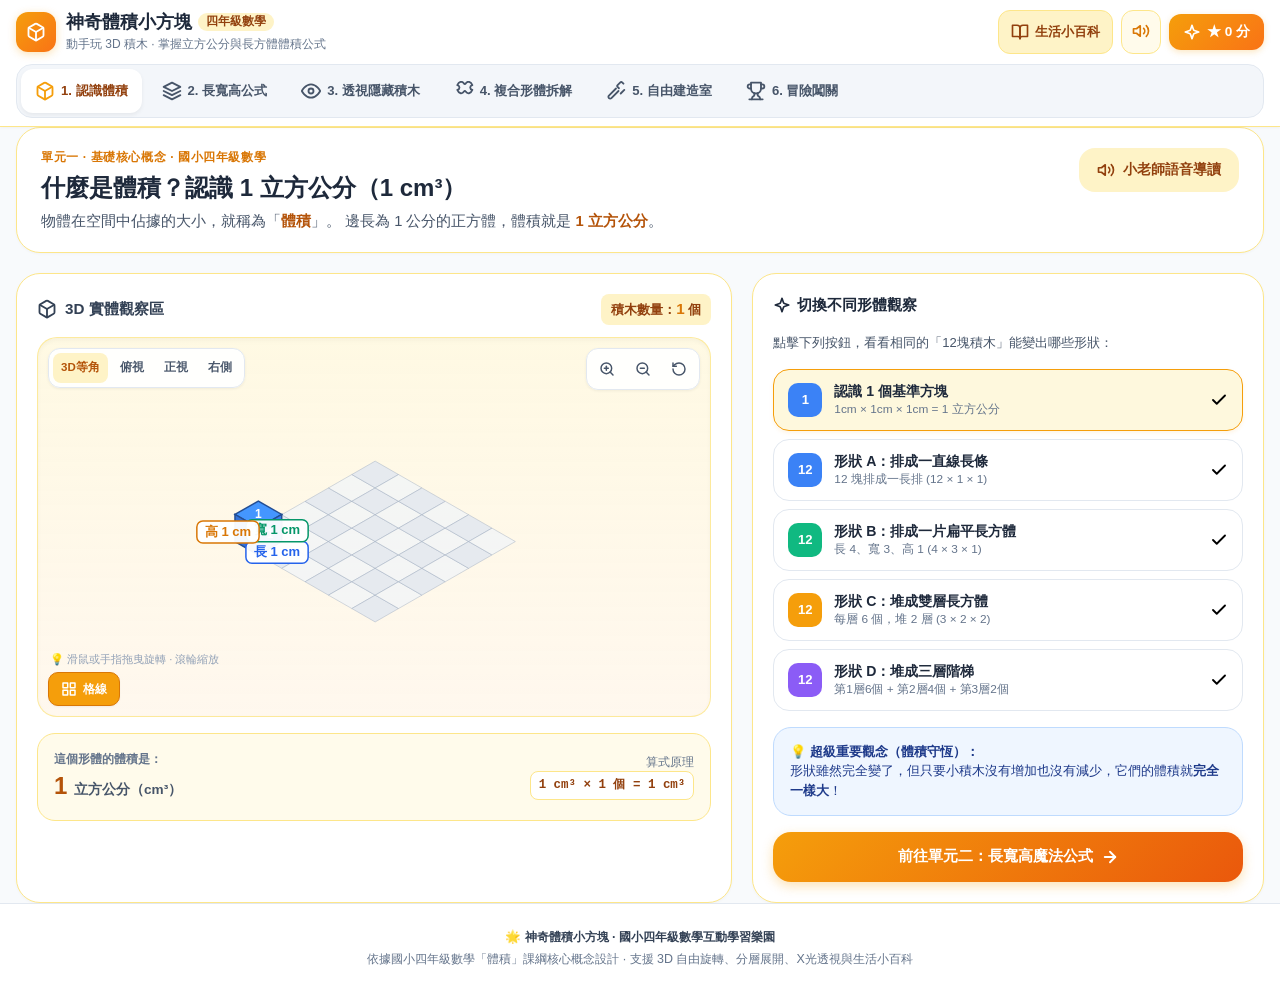
<file: index.html>
<!DOCTYPE html>
<html lang="zh-TW">
<head>
  <meta charset="UTF-8">
  <meta name="viewport" content="width=device-width, initial-scale=1.0, maximum-scale=5.0, user-scalable=yes">
  <title>神奇體積小方塊 - 國小四年級數學互動學習樂園</title>
  <meta name="description" content="專為國小四年級設計的互動式體積學習樂園：透過 3D 積木互動操作、長寬高公式、透視隱藏方塊與複合形體拆解，輕鬆掌握體積與立方公分概念。">
  <style>
/* System Font and Reset */
*, *::before, *::after {
  box-sizing: border-box;
  margin: 0;
  padding: 0;
}

body {
  font-family: "Microsoft JhengHei", "PingFang TC", "Noto Sans TC", -apple-system, BlinkMacSystemFont, "Segoe UI", Roboto, sans-serif;
  background-color: #f8fafc;
  color: #1e293b;
  line-height: 1.5;
  -webkit-font-smoothing: antialiased;
  min-height: 100vh;
  display: flex;
  flex-direction: column;
}

/* Base button and interaction */
button, input, select {
  font-family: inherit;
}

button {
  cursor: pointer;
  border: none;
  background: none;
  user-select: none;
  -webkit-tap-highlight-color: transparent;
  min-height: 44px; /* Mobile touch friendly >= 44px */
}

/* Layout Container */
.app-container {
  width: 100%;
  max-width: 1280px;
  margin: 0 auto;
  padding: 0 16px;
}

/* Header */
.app-header {
  position: sticky;
  top: 0;
  z-index: 50;
  background: rgba(255, 255, 255, 0.96);
  backdrop-filter: blur(8px);
  border-bottom: 1px solid #fde68a;
  box-shadow: 0 1px 3px rgba(0, 0, 0, 0.04);
}

.header-top {
  display: flex;
  align-items: center;
  justify-content: space-between;
  padding: 10px 0;
  gap: 8px;
}

.brand-badge {
  display: flex;
  align-items: center;
  gap: 10px;
}

.brand-icon {
  width: 40px;
  height: 40px;
  border-radius: 12px;
  background: linear-gradient(135deg, #f59e0b, #f97316);
  display: flex;
  align-items: center;
  justify-content: center;
  color: #fff;
  box-shadow: 0 2px 8px rgba(245, 158, 11, 0.3);
  flex-shrink: 0;
}

.brand-title {
  font-size: 1.15rem;
  font-weight: 800;
  color: #1e293b;
  display: flex;
  align-items: center;
  gap: 6px;
  line-height: 1.2;
}

.tag-grade {
  font-size: 0.72rem;
  font-weight: 700;
  padding: 2px 8px;
  border-radius: 9999px;
  background: #fef3c7;
  color: #92400e;
}

.brand-sub {
  font-size: 0.75rem;
  color: #64748b;
  margin-top: 2px;
}

.header-actions {
  display: flex;
  align-items: center;
  gap: 8px;
}

.btn-header-action {
  display: inline-flex;
  align-items: center;
  gap: 6px;
  padding: 8px 12px;
  border-radius: 12px;
  font-size: 0.82rem;
  font-weight: 700;
  transition: all 0.15s;
}

.btn-knowledge {
  background: #fef3c7;
  color: #92400e;
  border: 1px solid #fde68a;
}
.btn-knowledge:hover {
  background: #fde68a;
}

.btn-sound {
  width: 40px;
  height: 40px;
  padding: 0;
  justify-content: center;
  border-radius: 12px;
  background: #f8fafc;
  border: 1px solid #e2e8f0;
  color: #64748b;
}
.btn-sound.sound-active {
  background: #fffbeb;
  border-color: #fde68a;
  color: #d97706;
}

.score-badge {
  display: inline-flex;
  align-items: center;
  gap: 6px;
  padding: 8px 14px;
  background: linear-gradient(135deg, #f59e0b, #f97316);
  color: #fff;
  border-radius: 12px;
  font-weight: 800;
  font-size: 0.85rem;
  box-shadow: 0 2px 6px rgba(245, 158, 11, 0.25);
}

/* Nav Tabs */
.nav-scroll {
  overflow-x: auto;
  padding-bottom: 8px;
  -webkit-overflow-scrolling: touch;
}
.nav-scroll::-webkit-scrollbar {
  display: none;
}
.nav-tabs {
  display: flex;
  align-items: center;
  gap: 6px;
  min-width: max-content;
  background: rgba(241, 245, 249, 0.85);
  padding: 4px;
  border-radius: 16px;
  border: 1px solid #e2e8f0;
}
.tab-btn {
  display: inline-flex;
  align-items: center;
  gap: 6px;
  padding: 8px 14px;
  border-radius: 12px;
  font-size: 0.82rem;
  font-weight: 700;
  color: #475569;
  transition: all 0.15s;
  white-space: nowrap;
}
.tab-btn:hover {
  color: #0f172a;
  background: rgba(255, 255, 255, 0.6);
}
.tab-btn.active {
  background: #ffffff;
  color: #92400e;
  box-shadow: 0 2px 4px rgba(0, 0, 0, 0.06);
}
.tab-btn.active svg {
  color: #f59e0b;
}

/* Main Content Area */
main {
  flex: 1;
  padding: 24px 0 36px;
}

.tab-pane {
  display: none;
}
.tab-pane.active {
  display: block;
}

/* Cards & Layouts */
.intro-banner {
  background: #ffffff;
  border-radius: 24px;
  padding: 20px 24px;
  border: 1px solid #fde68a;
  box-shadow: 0 1px 3px rgba(0, 0, 0, 0.03);
  margin-bottom: 20px;
  display: flex;
  flex-direction: column;
  gap: 16px;
}
@media (min-width: 768px) {
  .intro-banner {
    flex-direction: row;
    align-items: center;
    justify-content: space-between;
  }
}
.intro-tagline {
  display: flex;
  align-items: center;
  gap: 8px;
  font-size: 0.75rem;
  font-weight: 800;
  color: #d97706;
  letter-spacing: 0.05em;
  text-transform: uppercase;
}
.intro-title {
  font-size: 1.5rem;
  font-weight: 900;
  color: #1e293b;
  margin: 4px 0;
}
.intro-desc {
  font-size: 0.92rem;
  color: #475569;
  line-height: 1.5;
}
.intro-highlight {
  color: #b45309;
  font-weight: 800;
}

.btn-read {
  display: inline-flex;
  align-items: center;
  gap: 8px;
  padding: 10px 18px;
  border-radius: 16px;
  background: #fef3c7;
  color: #92400e;
  font-weight: 700;
  font-size: 0.85rem;
  flex-shrink: 0;
  align-self: flex-start;
  transition: all 0.15s;
}
.btn-read:hover {
  background: #fde68a;
}
.btn-read.reading {
  background: #d97706;
  color: #ffffff;
  animation: pulse 1.5s infinite;
}

@keyframes pulse {
  0%, 100% { opacity: 1; }
  50% { opacity: 0.75; }
}

/* Two-column layout */
.stage-grid {
  display: grid;
  grid-template-columns: 1fr;
  gap: 20px;
}
@media (min-width: 992px) {
  .stage-grid {
    grid-template-columns: 7fr 5fr;
  }
}

.panel-card {
  background: #ffffff;
  border-radius: 24px;
  padding: 20px;
  border: 1px solid #fde68a;
  box-shadow: 0 1px 3px rgba(0, 0, 0, 0.03);
  display: flex;
  flex-direction: column;
  min-width: 0;
}

.panel-header {
  display: flex;
  align-items: center;
  justify-content: space-between;
  margin-bottom: 12px;
}
.panel-title {
  display: flex;
  align-items: center;
  gap: 8px;
  font-size: 0.95rem;
  font-weight: 800;
  color: #334155;
}

/* Canvas 3D Frame */
.canvas-frame {
  position: relative;
  width: 100%;
  height: 380px;
  min-height: 320px;
  min-width: 0;
  background: linear-gradient(to bottom, rgba(254, 243, 199, 0.5), rgba(255, 237, 213, 0.4));
  border-radius: 20px;
  border: 1px solid rgba(253, 230, 138, 0.8);
  box-shadow: inset 0 2px 4px rgba(0, 0, 0, 0.04);
  overflow: hidden;
  user-select: none;
}
@media (max-width: 640px) {
  .canvas-frame {
    height: 340px;
  }
}
.canvas-wrapper {
  position: absolute;
  inset: 0;
  min-width: 0;
  overflow: hidden;
}
.canvas-wrapper canvas {
  display: block;
  width: 100%;
  height: 100%;
  cursor: grab;
  touch-action: none;
}
.canvas-wrapper canvas:active {
  cursor: grabbing;
}

/* Floating Canvas Controls */
.canvas-presets {
  position: absolute;
  top: 10px;
  left: 10px;
  display: flex;
  align-items: center;
  gap: 4px;
  padding: 4px;
  background: rgba(255, 255, 255, 0.92);
  backdrop-filter: blur(6px);
  border: 1px solid #e2e8f0;
  border-radius: 12px;
  box-shadow: 0 1px 3px rgba(0,0,0,0.06);
  z-index: 10;
}
.btn-preset {
  padding: 4px 8px;
  font-size: 0.72rem;
  font-weight: 700;
  color: #475569;
  border-radius: 8px;
  min-height: 30px;
  transition: all 0.1s;
}
.btn-preset:hover {
  background: #f1f5f9;
  color: #0f172a;
}
.btn-preset.active-preset {
  background: #fef3c7;
  color: #b45309;
}

.canvas-tools {
  position: absolute;
  top: 10px;
  right: 10px;
  display: flex;
  align-items: center;
  gap: 4px;
  padding: 4px;
  background: rgba(255, 255, 255, 0.92);
  backdrop-filter: blur(6px);
  border: 1px solid #e2e8f0;
  border-radius: 12px;
  box-shadow: 0 1px 3px rgba(0,0,0,0.06);
  z-index: 10;
}
.btn-tool-icon {
  width: 32px;
  height: 32px;
  min-height: 32px;
  display: flex;
  align-items: center;
  justify-content: center;
  border-radius: 8px;
  color: #475569;
}
.btn-tool-icon:hover {
  background: #fffbeb;
  color: #d97706;
}

.canvas-bottom-bar {
  position: absolute;
  bottom: 10px;
  left: 10px;
  right: 10px;
  display: flex;
  flex-wrap: wrap;
  align-items: center;
  justify-content: space-between;
  gap: 8px;
  pointer-events: none;
  z-index: 10;
}
.canvas-bottom-bar > * {
  pointer-events: auto;
}

.btn-toggle-feature {
  display: inline-flex;
  align-items: center;
  gap: 6px;
  padding: 6px 12px;
  border-radius: 10px;
  font-size: 0.75rem;
  font-weight: 700;
  background: rgba(255, 255, 255, 0.92);
  backdrop-filter: blur(6px);
  border: 1px solid #e2e8f0;
  color: #334155;
  box-shadow: 0 1px 2px rgba(0,0,0,0.05);
  min-height: 34px;
}
.btn-toggle-feature.active {
  background: #f59e0b;
  color: #ffffff;
  border-color: #d97706;
}

.layer-explode-box {
  display: inline-flex;
  align-items: center;
  gap: 8px;
  padding: 6px 12px;
  background: rgba(255, 255, 255, 0.92);
  backdrop-filter: blur(6px);
  border: 1px solid #e2e8f0;
  border-radius: 12px;
  font-size: 0.75rem;
  font-weight: 700;
  color: #334155;
  min-height: 34px;
}
.layer-explode-box input[type="range"] {
  width: 90px;
  accent-color: #f59e0b;
  cursor: pointer;
}

.canvas-tip {
  position: absolute;
  bottom: 48px;
  left: 12px;
  font-size: 0.7rem;
  color: #94a3b8;
  pointer-events: none;
}
@media (max-width: 640px) {
  .canvas-tip {
    display: none;
  }
}

/* Result Info Box */
.info-result-box {
  margin-top: 16px;
  padding: 16px;
  border-radius: 18px;
  background: #fffbeb;
  border: 1px solid #fde68a;
  display: flex;
  align-items: center;
  justify-content: space-between;
  gap: 12px;
}
.result-val {
  font-size: 1.5rem;
  font-weight: 900;
  color: #b45309;
}
.result-formula {
  font-size: 0.78rem;
  font-family: monospace;
  font-weight: 700;
  color: #92400e;
  background: #ffffff;
  padding: 4px 8px;
  border-radius: 8px;
  border: 1px solid #fde68a;
}

/* Right Column Options & Controls */
.controls-card {
  background: #ffffff;
  border-radius: 24px;
  padding: 20px;
  border: 1px solid #fde68a;
  box-shadow: 0 1px 3px rgba(0, 0, 0, 0.03);
  display: flex;
  flex-direction: column;
  gap: 16px;
}

.option-group-title {
  font-size: 0.95rem;
  font-weight: 800;
  color: #1e293b;
  display: flex;
  align-items: center;
  gap: 6px;
}

.btn-option-card {
  width: 100%;
  padding: 12px 14px;
  border-radius: 16px;
  border: 1px solid #e2e8f0;
  background: #ffffff;
  text-align: left;
  display: flex;
  align-items: center;
  justify-content: space-between;
  gap: 10px;
  transition: all 0.15s;
}
.btn-option-card:hover {
  border-color: #fde68a;
  background: #fffbeb;
}
.btn-option-card.selected {
  border-color: #f59e0b;
  background: rgba(254, 243, 199, 0.6);
  box-shadow: 0 2px 4px rgba(245, 158, 11, 0.1);
}

.option-card-left {
  display: flex;
  align-items: center;
  gap: 12px;
}
.option-avatar {
  width: 34px;
  height: 34px;
  border-radius: 10px;
  display: flex;
  align-items: center;
  justify-content: center;
  color: #fff;
  font-weight: 800;
  font-size: 0.82rem;
  flex-shrink: 0;
}
.option-title {
  font-size: 0.88rem;
  font-weight: 800;
  color: #1e293b;
}
.option-subtitle {
  font-size: 0.74rem;
  color: #64748b;
  margin-top: 1px;
}

/* Callout Boxes */
.callout-box {
  padding: 14px 16px;
  border-radius: 18px;
  font-size: 0.82rem;
  line-height: 1.5;
}
.callout-blue {
  background: #eff6ff;
  border: 1px solid #bfdbfe;
  color: #1e3a8a;
}
.callout-amber {
  background: #fffbeb;
  border: 1px solid #fde68a;
  color: #78350f;
}

/* Next / Action Buttons */
.btn-go-next {
  width: 100%;
  padding: 14px 20px;
  border-radius: 18px;
  background: linear-gradient(135deg, #f59e0b, #ea580c);
  color: #ffffff;
  font-size: 0.95rem;
  font-weight: 800;
  display: flex;
  align-items: center;
  justify-content: center;
  gap: 8px;
  box-shadow: 0 4px 12px rgba(245, 158, 11, 0.3);
  transition: all 0.15s;
  min-height: 50px;
}
.btn-go-next:hover {
  transform: translateY(-1px);
  box-shadow: 0 6px 16px rgba(245, 158, 11, 0.4);
}
.btn-go-next:active {
  transform: scale(0.98);
}

/* Sliders */
.slider-container {
  padding: 12px 14px;
  border-radius: 16px;
  border: 1px solid;
  margin-bottom: 10px;
}
.slider-container.slider-blue {
  background: rgba(239, 246, 255, 0.6);
  border-color: #bfdbfe;
}
.slider-container.slider-green {
  background: rgba(236, 253, 245, 0.6);
  border-color: #a7f3d0;
}
.slider-container.slider-amber {
  background: rgba(254, 243, 199, 0.6);
  border-color: #fde68a;
}
.slider-top {
  display: flex;
  align-items: center;
  justify-content: space-between;
  margin-bottom: 6px;
}
.slider-label {
  font-size: 0.85rem;
  font-weight: 800;
}
.slider-val-badge {
  font-size: 0.85rem;
  font-weight: 900;
  font-family: monospace;
  background: #ffffff;
  padding: 2px 8px;
  border-radius: 8px;
  border: 1px solid currentColor;
}
.slider-range {
  width: 100%;
  height: 6px;
  border-radius: 9999px;
  cursor: pointer;
}

/* Formula Step Indicator */
.step-nav {
  display: flex;
  align-items: center;
  gap: 4px;
  background: #f1f5f9;
  padding: 3px;
  border-radius: 12px;
}
.btn-step {
  padding: 5px 10px;
  border-radius: 9px;
  font-size: 0.74rem;
  font-weight: 700;
  color: #475569;
  min-height: 32px;
}
.btn-step.active {
  background: #f59e0b;
  color: #ffffff;
}

/* Palette & Presets in Builder */
.palette-row {
  display: flex;
  flex-wrap: wrap;
  gap: 8px;
  margin: 10px 0;
}
.color-dot {
  width: 36px;
  height: 36px;
  border-radius: 12px;
  cursor: pointer;
  transition: all 0.15s;
  border: 2px solid transparent;
}
.color-dot:hover {
  transform: scale(1.08);
}
.color-dot.active {
  border-color: #ffffff;
  box-shadow: 0 0 0 3px #f59e0b;
  transform: scale(1.12);
}

.preset-grid {
  display: grid;
  grid-template-columns: repeat(2, 1fr);
  gap: 8px;
  margin-top: 8px;
}
.btn-preset-card {
  padding: 10px 12px;
  background: #f8fafc;
  border: 1px solid #e2e8f0;
  border-radius: 14px;
  text-align: left;
  transition: all 0.15s;
}
.btn-preset-card:hover {
  background: #fffbeb;
  border-color: #fde68a;
}
.preset-name {
  font-size: 0.85rem;
  font-weight: 800;
  color: #1e293b;
  display: block;
}
.preset-vol {
  font-size: 0.72rem;
  color: #64748b;
}

/* Quiz Styles */
.quiz-options-grid {
  display: grid;
  grid-template-columns: repeat(2, 1fr);
  gap: 12px;
}
.btn-quiz-opt {
  padding: 16px 12px;
  border-radius: 18px;
  border: 1.5px solid #e2e8f0;
  background: #f8fafc;
  text-align: center;
  transition: all 0.15s;
  min-height: 64px;
}
.btn-quiz-opt:hover:not(:disabled) {
  background: #fffbeb;
  border-color: #fde68a;
}
.btn-quiz-opt .opt-val {
  font-size: 1.6rem;
  font-weight: 900;
  font-family: monospace;
  display: block;
}
.btn-quiz-opt .opt-unit {
  font-size: 0.75rem;
  color: #64748b;
  font-weight: 700;
}
.btn-quiz-opt.opt-correct {
  background: #ecfdf5 !important;
  border-color: #10b981 !important;
  color: #065f46 !important;
  box-shadow: 0 0 0 2px #34d399;
}
.btn-quiz-opt.opt-wrong {
  background: #fff1f2 !important;
  border-color: #f43f5e !important;
  color: #9f1239 !important;
  text-decoration: line-through;
}
.btn-quiz-opt.opt-dim {
  opacity: 0.5;
}

/* Modal */
.modal-overlay {
  position: fixed;
  inset: 0;
  z-index: 100;
  background: rgba(15, 23, 42, 0.6);
  backdrop-filter: blur(4px);
  display: none;
  align-items: center;
  justify-content: center;
  padding: 16px;
}
.modal-overlay.open {
  display: flex;
}
.modal-window {
  background: #ffffff;
  border-radius: 28px;
  max-width: 640px;
  width: 100%;
  max-height: 90vh;
  display: flex;
  flex-direction: column;
  overflow: hidden;
  box-shadow: 0 25px 50px -12px rgba(0, 0, 0, 0.25);
  border: 1px solid #fde68a;
}
.modal-head {
  padding: 18px 24px;
  background: linear-gradient(135deg, #f59e0b, #f97316);
  color: #fff;
  display: flex;
  align-items: center;
  justify-content: space-between;
}
.modal-body {
  padding: 24px;
  overflow-y: auto;
  display: flex;
  flex-direction: column;
  gap: 16px;
}
.trivia-item {
  display: flex;
  gap: 14px;
  padding: 16px;
  border-radius: 18px;
  border: 1px solid;
}
.trivia-icon {
  width: 38px;
  height: 38px;
  border-radius: 12px;
  display: flex;
  align-items: center;
  justify-content: center;
  color: #fff;
  flex-shrink: 0;
}
.modal-foot {
  padding: 14px 24px;
  background: #f8fafc;
  border-top: 1px solid #e2e8f0;
  display: flex;
  justify-content: flex-end;
}

/* Confetti Canvas */
#confetti-canvas {
  position: fixed;
  inset: 0;
  pointer-events: none;
  z-index: 999;
}

/* Footer */
footer {
  margin-top: auto;
  border-top: 1px solid #e2e8f0;
  background: #ffffff;
  padding: 24px 16px;
  text-align: center;
  font-size: 0.78rem;
  color: #64748b;
}

  </style>
</head>
<body>
  <!-- Header -->
  <header class="app-header">
    <div class="app-container">
      <div class="header-top">
        <div class="brand-badge">
          <div class="brand-icon">
            <svg width="20" height="20" viewBox="0 0 24 24" fill="none" stroke="currentColor" stroke-width="2.2" stroke-linecap="round" stroke-linejoin="round"><path d="M21 16V8a2 2 0 0 0-1-1.73l-7-4a2 2 0 0 0-2 0l-7 4A2 2 0 0 0 3 8v8a2 2 0 0 0 1 1.73l7 4a2 2 0 0 0 2 0l7-4A2 2 0 0 0 21 16z"></path><polyline points="3.27 6.96 12 12.01 20.73 6.96"></polyline><line x1="12" y1="22.08" x2="12" y2="12"></line></svg>
          </div>
          <div>
            <div class="brand-title">
              神奇體積小方塊
              <span class="tag-grade">四年級數學</span>
            </div>
            <div class="brand-sub">動手玩 3D 積木 · 掌握立方公分與長方體體積公式</div>
          </div>
        </div>

        <div class="header-actions">
          <button id="btn-open-knowledge" class="btn-header-action btn-knowledge" title="體積生活小百科">
            <svg width="18" height="18" viewBox="0 0 24 24" fill="none" stroke="currentColor" stroke-width="2.2" stroke-linecap="round" stroke-linejoin="round"><path d="M2 3h6a4 4 0 0 1 4 4v14a3 3 0 0 0-3-3H2z"></path><path d="M22 3h-6a4 4 0 0 0-4 4v14a3 3 0 0 1 3-3h7z"></path></svg>
            <span>生活小百科</span>
          </button>
          <button id="btn-sound-toggle" class="btn-sound sound-active" title="音效已開啟">
            <svg width="18" height="18" viewBox="0 0 24 24" fill="none" stroke="currentColor" stroke-width="2.2" stroke-linecap="round" stroke-linejoin="round"><polygon points="11 5 6 9 2 9 2 15 6 15 11 19 11 5"></polygon><path d="M19.07 4.93a10 10 0 0 1 0 14.14M15.54 8.46a5 5 0 0 1 0 7.07"></path></svg>
          </button>
          <div class="score-badge">
            <svg width="18" height="18" viewBox="0 0 24 24" fill="none" stroke="currentColor" stroke-width="2.2" stroke-linecap="round" stroke-linejoin="round"><path d="m12 3-1.912 5.813a2 2 0 0 1-1.275 1.275L3 12l5.813 1.912a2 2 0 0 1 1.275 1.275L12 21l1.912-5.813a2 2 0 0 1 1.275-1.275L21 12l-5.813-1.912a2 2 0 0 1-1.275-1.275L12 3Z"></path></svg>
            <span id="header-quiz-score">★ 0 分</span>
          </div>
        </div>
      </div>

      <!-- Segmented Nav Tabs -->
      <div class="nav-scroll">
        <nav class="nav-tabs">
          <button class="tab-btn active" data-tab="concept">
            <svg width="20" height="20" viewBox="0 0 24 24" fill="none" stroke="currentColor" stroke-width="2.2" stroke-linecap="round" stroke-linejoin="round"><path d="M21 16V8a2 2 0 0 0-1-1.73l-7-4a2 2 0 0 0-2 0l-7 4A2 2 0 0 0 3 8v8a2 2 0 0 0 1 1.73l7 4a2 2 0 0 0 2 0l7-4A2 2 0 0 0 21 16z"></path><polyline points="3.27 6.96 12 12.01 20.73 6.96"></polyline><line x1="12" y1="22.08" x2="12" y2="12"></line></svg>
            <span>1. 認識體積</span>
          </button>
          <button class="tab-btn" data-tab="formula">
            <svg width="20" height="20" viewBox="0 0 24 24" fill="none" stroke="currentColor" stroke-width="2.2" stroke-linecap="round" stroke-linejoin="round"><polygon points="12 2 2 7 12 12 22 7 12 2"></polygon><polyline points="2 17 12 22 22 17"></polyline><polyline points="2 12 12 17 22 12"></polyline></svg>
            <span>2. 長寬高公式</span>
          </button>
          <button class="tab-btn" data-tab="hidden">
            <svg width="20" height="20" viewBox="0 0 24 24" fill="none" stroke="currentColor" stroke-width="2.2" stroke-linecap="round" stroke-linejoin="round"><path d="M1 12s4-8 11-8 11 8 11 8-4 8-11 8-11-8-11-8z"></path><circle cx="12" cy="12" r="3"></circle></svg>
            <span>3. 透視隱藏積木</span>
          </button>
          <button class="tab-btn" data-tab="composite">
            <svg width="20" height="20" viewBox="0 0 24 24" fill="none" stroke="currentColor" stroke-width="2.2" stroke-linecap="round" stroke-linejoin="round"><path d="M19.439 7.85c0-1.57.8-2.35 2.56-2.85-2-5-6-5-8-2-.5 1-1.5 1-2 0-2-3-6-3-8 2 1.76.5 2.56 1.28 2.56 2.85 0 1.57-.8 2.35-2.56 2.85 2 5 6 5 8 2 .5-1 1.5-1 2 0 2 3 6 3 8-2-1.76-.5-2.56-1.28-2.56-2.85z"></path></svg>
            <span>4. 複合形體拆解</span>
          </button>
          <button class="tab-btn" data-tab="builder">
            <svg width="20" height="20" viewBox="0 0 24 24" fill="none" stroke="currentColor" stroke-width="2.2" stroke-linecap="round" stroke-linejoin="round"><path d="m15 12-8.5 8.5c-.83.83-2.17.83-3 0 0 0 0 0 0 0a2.12 2.12 0 0 1 0-3L12 9"></path><path d="M17.64 15 22 10.64"></path><path d="m20.91 3.26-1.57-1.57a1.5 1.5 0 0 0-2.12 0l-3.3 3.3a1.5 1.5 0 0 0 0 2.12l1.57 1.57"></path></svg>
            <span>5. 自由建造室</span>
          </button>
          <button class="tab-btn" data-tab="quiz">
            <svg width="20" height="20" viewBox="0 0 24 24" fill="none" stroke="currentColor" stroke-width="2.2" stroke-linecap="round" stroke-linejoin="round"><path d="M6 9H4.5a2.5 2.5 0 0 1 0-5H6"></path><path d="M18 9h1.5a2.5 2.5 0 0 0 0-5H18"></path><path d="M4 22h16"></path><path d="M10 14.66V17c0 .55-.47.98-.97 1.21C7.85 18.75 7 20.24 7 22"></path><path d="M14 14.66V17c0 .55.47.98.97 1.21C16.15 18.75 17 20.24 17 22"></path><path d="M18 2H6v7a6 6 0 0 0 12 0V2Z"></path></svg>
            <span>6. 冒險闖關</span>
          </button>
        </nav>
      </div>
    </div>
  </header>

  <!-- Main Content -->
  <main class="app-container">
    <!-- TAB 1: 認識體積 -->
    <div id="tab-concept" class="tab-pane active">
      <div class="intro-banner">
        <div>
          <div class="intro-tagline">單元一 · 基礎核心概念 · 國小四年級數學</div>
          <h2 class="intro-title">什麼是體積？認識 1 立方公分（1 cm³）</h2>
          <p class="intro-desc">
            物體在空間中佔據的大小，就稱為「<span class="intro-highlight">體積</span>」。
            邊長為 1 公分的正方體，體積就是 <span class="intro-highlight">1 立方公分</span>。
          </p>
        </div>
        <button id="btn-read-concept" class="btn-read">
          <svg width="18" height="18" viewBox="0 0 24 24" fill="none" stroke="currentColor" stroke-width="2.2" stroke-linecap="round" stroke-linejoin="round"><polygon points="11 5 6 9 2 9 2 15 6 15 11 19 11 5"></polygon><path d="M19.07 4.93a10 10 0 0 1 0 14.14M15.54 8.46a5 5 0 0 1 0 7.07"></path></svg>
          <span>小老師語音導讀</span>
        </button>
      </div>

      <div class="stage-grid">
        <!-- Left: 3D Visualization -->
        <div class="panel-card">
          <div class="panel-header">
            <div class="panel-title">
              <svg width="20" height="20" viewBox="0 0 24 24" fill="none" stroke="currentColor" stroke-width="2.2" stroke-linecap="round" stroke-linejoin="round"><path d="M21 16V8a2 2 0 0 0-1-1.73l-7-4a2 2 0 0 0-2 0l-7 4A2 2 0 0 0 3 8v8a2 2 0 0 0 1 1.73l7 4a2 2 0 0 0 2 0l7-4A2 2 0 0 0 21 16z"></path><polyline points="3.27 6.96 12 12.01 20.73 6.96"></polyline><line x1="12" y1="22.08" x2="12" y2="12"></line></svg>
              <span>3D 實體觀察區</span>
            </div>
            <div style="font-size:0.8rem;background:#fef3c7;padding:4px 10px;border-radius:8px;font-weight:700;color:#92400e">
              積木數量：<span id="concept-count-val" style="font-size:0.95rem;color:#d97706">1</span> 個
            </div>
          </div>

          <div class="canvas-frame" id="canvas-concept" data-tab="concept">
            <div class="canvas-presets">
              <button class="btn-preset active-preset" data-view="iso">3D等角</button>
              <button class="btn-preset" data-view="top">俯視</button>
              <button class="btn-preset" data-view="front">正視</button>
              <button class="btn-preset" data-view="side">右側</button>
            </div>
            <div class="canvas-tools">
              <button class="btn-tool-icon btn-zoom-in" title="放大"><svg width="16" height="16" viewBox="0 0 24 24" fill="none" stroke="currentColor" stroke-width="2.2" stroke-linecap="round" stroke-linejoin="round"><circle cx="11" cy="11" r="8"></circle><line x1="21" y1="21" x2="16.65" y2="16.65"></line><line x1="11" y1="8" x2="11" y2="14"></line><line x1="8" y1="11" x2="14" y2="11"></line></svg></button>
              <button class="btn-tool-icon btn-zoom-out" title="縮小"><svg width="16" height="16" viewBox="0 0 24 24" fill="none" stroke="currentColor" stroke-width="2.2" stroke-linecap="round" stroke-linejoin="round"><circle cx="11" cy="11" r="8"></circle><line x1="21" y1="21" x2="16.65" y2="16.65"></line><line x1="8" y1="11" x2="14" y2="11"></line></svg></button>
              <button class="btn-tool-icon btn-reset-view" title="重置視角"><svg width="16" height="16" viewBox="0 0 24 24" fill="none" stroke="currentColor" stroke-width="2.2" stroke-linecap="round" stroke-linejoin="round"><path d="M3 12a9 9 0 1 0 9-9 9.75 9.75 0 0 0-6.74 2.74L3 8"></path><path d="M3 3v5h5"></path></svg></button>
            </div>
            <div class="canvas-bottom-bar">
              <div style="display:flex;gap:6px">
                <button class="btn-toggle-feature btn-toggle-grid active" title="開關地板格線">
                  <svg width="16" height="16" viewBox="0 0 24 24" fill="none" stroke="currentColor" stroke-width="2.2" stroke-linecap="round" stroke-linejoin="round"><rect x="3" y="3" width="7" height="7"></rect><rect x="14" y="3" width="7" height="7"></rect><rect x="14" y="14" width="7" height="7"></rect><rect x="3" y="14" width="7" height="7"></rect></svg>
                  <span>格線</span>
                </button>
              </div>
            </div>
            <div class="canvas-tip">💡 滑鼠或手指拖曳旋轉 · 滾輪縮放</div>
            <div class="canvas-wrapper">
              <canvas></canvas>
            </div>
          </div>

          <div class="info-result-box">
            <div>
              <div style="font-size:0.75rem;font-weight:700;color:#64748b">這個形體的體積是：</div>
              <div class="result-val"><span id="concept-result-val">1</span> <span style="font-size:0.85rem;color:#475569">立方公分（cm³）</span></div>
            </div>
            <div style="text-align:right">
              <div style="font-size:0.72rem;color:#64748b">算式原理</div>
              <div class="result-formula" id="concept-result-formula">1 cm³ × 1 個 = 1 cm³</div>
            </div>
          </div>
        </div>

        <!-- Right: Shape Selectors -->
        <div class="controls-card">
          <div class="option-group-title">
            <svg width="18" height="18" viewBox="0 0 24 24" fill="none" stroke="currentColor" stroke-width="2.2" stroke-linecap="round" stroke-linejoin="round"><path d="m12 3-1.912 5.813a2 2 0 0 1-1.275 1.275L3 12l5.813 1.912a2 2 0 0 1 1.275 1.275L12 21l1.912-5.813a2 2 0 0 1 1.275-1.275L21 12l-5.813-1.912a2 2 0 0 1-1.275-1.275L12 3Z"></path></svg>
            <span>切換不同形體觀察</span>
          </div>
          <p style="font-size:0.82rem;color:#475569">點擊下列按鈕，看看相同的「12塊積木」能變出哪些形狀：</p>

          <div style="display:flex;flex-direction:column;gap:8px">
            <button class="btn-option-card btn-concept-shape selected" data-shape="single">
              <div class="option-card-left">
                <div class="option-avatar" style="background:#3b82f6">1</div>
                <div>
                  <div class="option-title">認識 1 個基準方塊</div>
                  <div class="option-subtitle">1cm × 1cm × 1cm = 1 立方公分</div>
                </div>
              </div>
              <svg width="18" height="18" viewBox="0 0 24 24" fill="none" stroke="currentColor" stroke-width="2.5" stroke-linecap="round" stroke-linejoin="round"><polyline points="20 6 9 17 4 12"></polyline></svg>
            </button>

            <button class="btn-option-card btn-concept-shape" data-shape="line">
              <div class="option-card-left">
                <div class="option-avatar" style="background:#3b82f6">12</div>
                <div>
                  <div class="option-title">形狀 A：排成一直線長條</div>
                  <div class="option-subtitle">12 塊排成一長排 (12 × 1 × 1)</div>
                </div>
              </div>
              <svg width="18" height="18" viewBox="0 0 24 24" fill="none" stroke="currentColor" stroke-width="2.5" stroke-linecap="round" stroke-linejoin="round"><polyline points="20 6 9 17 4 12"></polyline></svg>
            </button>

            <button class="btn-option-card btn-concept-shape" data-shape="flat">
              <div class="option-card-left">
                <div class="option-avatar" style="background:#10b981">12</div>
                <div>
                  <div class="option-title">形狀 B：排成一片扁平長方體</div>
                  <div class="option-subtitle">長 4、寬 3、高 1 (4 × 3 × 1)</div>
                </div>
              </div>
              <svg width="18" height="18" viewBox="0 0 24 24" fill="none" stroke="currentColor" stroke-width="2.5" stroke-linecap="round" stroke-linejoin="round"><polyline points="20 6 9 17 4 12"></polyline></svg>
            </button>

            <button class="btn-option-card btn-concept-shape" data-shape="box">
              <div class="option-card-left">
                <div class="option-avatar" style="background:#f59e0b">12</div>
                <div>
                  <div class="option-title">形狀 C：堆成雙層長方體</div>
                  <div class="option-subtitle">每層 6 個，堆 2 層 (3 × 2 × 2)</div>
                </div>
              </div>
              <svg width="18" height="18" viewBox="0 0 24 24" fill="none" stroke="currentColor" stroke-width="2.5" stroke-linecap="round" stroke-linejoin="round"><polyline points="20 6 9 17 4 12"></polyline></svg>
            </button>

            <button class="btn-option-card btn-concept-shape" data-shape="stairs">
              <div class="option-card-left">
                <div class="option-avatar" style="background:#8b5cf6">12</div>
                <div>
                  <div class="option-title">形狀 D：堆成三層階梯</div>
                  <div class="option-subtitle">第1層6個 + 第2層4個 + 第3層2個</div>
                </div>
              </div>
              <svg width="18" height="18" viewBox="0 0 24 24" fill="none" stroke="currentColor" stroke-width="2.5" stroke-linecap="round" stroke-linejoin="round"><polyline points="20 6 9 17 4 12"></polyline></svg>
            </button>
          </div>

          <div class="callout-box callout-blue">
            💡 <b>超級重要觀念（體積守恆）：</b><br>
            形狀雖然完全變了，但只要小積木沒有增加也沒有減少，它們的體積就<b>完全一樣大</b>！
          </div>

          <button id="btn-next-concept" class="btn-go-next">
            <span>前往單元二：長寬高魔法公式</span>
            <svg width="18" height="18" viewBox="0 0 24 24" fill="none" stroke="currentColor" stroke-width="2.5" stroke-linecap="round" stroke-linejoin="round"><line x1="5" y1="12" x2="19" y2="12"></line><polyline points="12 5 19 12 12 19"></polyline></svg>
          </button>
        </div>
      </div>
    </div>

    <!-- TAB 2: 長寬高公式 -->
    <div id="tab-formula" class="tab-pane">
      <div class="intro-banner">
        <div>
          <div class="intro-tagline">單元二 · 核心公式 · 國小四年級數學</div>
          <h2 class="intro-title">長方體與正方體體積公式</h2>
          <p class="intro-desc">
            不用一顆一顆辛苦數！透過「<span class="intro-highlight">長 × 寬 × 高</span>」，秒算積木總個數與體積。
          </p>
        </div>
        <button id="btn-read-formula" class="btn-read">
          <svg width="18" height="18" viewBox="0 0 24 24" fill="none" stroke="currentColor" stroke-width="2.2" stroke-linecap="round" stroke-linejoin="round"><polygon points="11 5 6 9 2 9 2 15 6 15 11 19 11 5"></polygon><path d="M19.07 4.93a10 10 0 0 1 0 14.14M15.54 8.46a5 5 0 0 1 0 7.07"></path></svg>
          <span>語音聽解說</span>
        </button>
      </div>

      <div class="stage-grid">
        <!-- Left: 3D Visualization -->
        <div class="panel-card">
          <div class="panel-header">
            <div class="panel-title">
              <svg width="20" height="20" viewBox="0 0 24 24" fill="none" stroke="currentColor" stroke-width="2.2" stroke-linecap="round" stroke-linejoin="round"><polygon points="12 2 2 7 12 12 22 7 12 2"></polygon><polyline points="2 17 12 22 22 17"></polyline><polyline points="2 12 12 17 22 12"></polyline></svg>
              <span>3D 長寬高實體透視</span>
            </div>
            <div class="step-nav">
              <button class="btn-step btn-formula-step" data-step="1">步驟1:數長度</button>
              <button class="btn-step btn-formula-step" data-step="2">步驟2:數一層</button>
              <button class="btn-step btn-formula-step active" data-step="3">步驟3:乘層數</button>
            </div>
          </div>

          <div class="canvas-frame" id="canvas-formula" data-tab="formula">
            <div class="canvas-presets">
              <button class="btn-preset active-preset" data-view="iso">3D等角</button>
              <button class="btn-preset" data-view="top">俯視</button>
              <button class="btn-preset" data-view="front">正視</button>
              <button class="btn-preset" data-view="side">右側</button>
            </div>
            <div class="canvas-tools">
              <button class="btn-tool-icon btn-zoom-in" title="放大"><svg width="16" height="16" viewBox="0 0 24 24" fill="none" stroke="currentColor" stroke-width="2.2" stroke-linecap="round" stroke-linejoin="round"><circle cx="11" cy="11" r="8"></circle><line x1="21" y1="21" x2="16.65" y2="16.65"></line><line x1="11" y1="8" x2="11" y2="14"></line><line x1="8" y1="11" x2="14" y2="11"></line></svg></button>
              <button class="btn-tool-icon btn-zoom-out" title="縮小"><svg width="16" height="16" viewBox="0 0 24 24" fill="none" stroke="currentColor" stroke-width="2.2" stroke-linecap="round" stroke-linejoin="round"><circle cx="11" cy="11" r="8"></circle><line x1="21" y1="21" x2="16.65" y2="16.65"></line><line x1="8" y1="11" x2="14" y2="11"></line></svg></button>
              <button class="btn-tool-icon btn-reset-view" title="重置視角"><svg width="16" height="16" viewBox="0 0 24 24" fill="none" stroke="currentColor" stroke-width="2.2" stroke-linecap="round" stroke-linejoin="round"><path d="M3 12a9 9 0 1 0 9-9 9.75 9.75 0 0 0-6.74 2.74L3 8"></path><path d="M3 3v5h5"></path></svg></button>
            </div>
            <div class="canvas-bottom-bar">
              <button class="btn-toggle-feature btn-toggle-grid active" title="開關地板格線">
                <svg width="16" height="16" viewBox="0 0 24 24" fill="none" stroke="currentColor" stroke-width="2.2" stroke-linecap="round" stroke-linejoin="round"><rect x="3" y="3" width="7" height="7"></rect><rect x="14" y="3" width="7" height="7"></rect><rect x="14" y="14" width="7" height="7"></rect><rect x="3" y="14" width="7" height="7"></rect></svg>
                <span>格線</span>
              </button>
            </div>
            <div class="canvas-tip">💡 滑鼠或手指拖曳旋轉 · 滾輪縮放</div>
            <div class="canvas-wrapper">
              <canvas></canvas>
            </div>
          </div>

          <div class="info-result-box" style="flex-direction:column;align-items:stretch">
            <div style="display:flex;align-items:center;justify-content:space-between">
              <span style="font-size:0.75rem;font-weight:800;color:#92400e" id="formula-title-badge">長方體體積算式</span>
              <span style="font-size:0.75rem;color:#64748b" id="formula-step-info">每層有 12 塊 × 堆了 2 層</span>
            </div>
            <div style="display:flex;flex-wrap:wrap;align-items:center;gap:8px;font-size:1.3rem;font-weight:900;margin-top:6px">
              <span style="color:#2563eb;background:#eff6ff;padding:4px 10px;border-radius:10px;border:1px solid #bfdbfe">
                <span id="formula-calc-len">4</span> <small style="font-size:0.65rem;color:#3b82f6;display:block">長 (cm)</small>
              </span>
              <span style="color:#94a3b8">×</span>
              <span style="color:#059669;background:#ecfdf5;padding:4px 10px;border-radius:10px;border:1px solid #a7f3d0">
                <span id="formula-calc-wid">3</span> <small style="font-size:0.65rem;color:#10b981;display:block">寬 (cm)</small>
              </span>
              <span style="color:#94a3b8">×</span>
              <span style="color:#d97706;background:#fffbeb;padding:4px 10px;border-radius:10px;border:1px solid #fde68a">
                <span id="formula-calc-hei">2</span> <small style="font-size:0.65rem;color:#f59e0b;display:block">高 (cm)</small>
              </span>
              <span style="color:#94a3b8">=</span>
              <span style="color:#ea580c;background:#ffffff;padding:4px 14px;border-radius:12px;border:2px solid #fb923c">
                <span id="formula-calc-total">24</span> <small style="font-size:0.65rem;color:#64748b;display:block">cm³（立方公分）</small>
              </span>
            </div>
          </div>
        </div>

        <!-- Right: Sliders -->
        <div class="controls-card">
          <div style="display:flex;align-items:center;justify-content:space-between">
            <div class="option-group-title">
              <svg width="18" height="18" viewBox="0 0 24 24" fill="none" stroke="currentColor" stroke-width="2.2" stroke-linecap="round" stroke-linejoin="round"><path d="m12 3-1.912 5.813a2 2 0 0 1-1.275 1.275L3 12l5.813 1.912a2 2 0 0 1 1.275 1.275L12 21l1.912-5.813a2 2 0 0 1 1.275-1.275L21 12l-5.813-1.912a2 2 0 0 1-1.275-1.275L12 3Z"></path></svg>
              <span>調整長寬高滑桿</span>
            </div>
            <button id="btn-toggle-cube" class="btn-preset" style="border:1px solid #cbd5e1;padding:6px 10px">
              切換為正方體
            </button>
          </div>

          <!-- Slider Length -->
          <div class="slider-container slider-blue">
            <div class="slider-top">
              <span class="slider-label" style="color:#1e3a8a" id="slider-len-title">長（Length）</span>
              <span class="slider-val-badge" style="color:#1d4ed8" id="f-val-len">4 cm</span>
            </div>
            <input type="range" min="1" max="6" value="4" class="slider-range" id="slider-len" style="accent-color:#2563eb">
          </div>

          <!-- Slider Width -->
          <div class="slider-container slider-green" id="container-slider-wid">
            <div class="slider-top">
              <span class="slider-label" style="color:#064e3b">寬（Width）</span>
              <span class="slider-val-badge" style="color:#047857" id="f-val-wid">3 cm</span>
            </div>
            <input type="range" min="1" max="5" value="3" class="slider-range" id="slider-wid" style="accent-color:#059669">
          </div>

          <!-- Slider Height -->
          <div class="slider-container slider-amber" id="container-slider-hei">
            <div class="slider-top">
              <span class="slider-label" style="color:#78350f">高（Height - 堆幾層）</span>
              <span class="slider-val-badge" style="color:#b45309" id="f-val-hei">2 cm</span>
            </div>
            <input type="range" min="1" max="4" value="2" class="slider-range" id="slider-hei" style="accent-color:#d97706">
          </div>

          <div class="callout-box" style="background:#f8fafc;border:1px solid #e2e8f0;color:#334155">
            <b style="color:#b45309">🎯 為什麼是「長 × 寬 × 高」？</b>
            <ol style="margin-left:18px;margin-top:6px;font-size:0.78rem;line-height:1.6">
              <li>一排排了 <b style="color:#2563eb" id="f-explain-len">4</b> 個積木。</li>
              <li>底層排了 <b style="color:#059669" id="f-explain-wid">3</b> 排，所以一層共有 <b id="f-explain-base">4 × 3 = 12</b> 個積木。</li>
              <li>向上堆疊了 <b style="color:#d97706" id="f-explain-hei">2</b> 層，所以總共是 <b id="f-explain-total">12 × 2 = 24</b> 個小積木！</li>
            </ol>
          </div>

          <button id="btn-next-formula" class="btn-go-next">
            <span>前往單元三：透視眼與隱藏積木</span>
            <svg width="18" height="18" viewBox="0 0 24 24" fill="none" stroke="currentColor" stroke-width="2.5" stroke-linecap="round" stroke-linejoin="round"><line x1="5" y1="12" x2="19" y2="12"></line><polyline points="12 5 19 12 12 19"></polyline></svg>
          </button>
        </div>
      </div>
    </div>

    <!-- TAB 3: 透視隱藏積木 -->
    <div id="tab-hidden" class="tab-pane">
      <div class="intro-banner">
        <div>
          <div class="intro-tagline">單元三 · 空間思維訓練 · 國小四年級常考陷阱</div>
          <h2 class="intro-title">透視眼與隱藏積木</h2>
          <p class="intro-desc">
            小心！上面的積木不會憑空浮起來，它的下方一定有「<span class="intro-highlight">隱藏積木</span>」在默默支撐！
          </p>
        </div>
        <button id="btn-read-hidden" class="btn-read">
          <svg width="18" height="18" viewBox="0 0 24 24" fill="none" stroke="currentColor" stroke-width="2.2" stroke-linecap="round" stroke-linejoin="round"><polygon points="11 5 6 9 2 9 2 15 6 15 11 19 11 5"></polygon><path d="M19.07 4.93a10 10 0 0 1 0 14.14M15.54 8.46a5 5 0 0 1 0 7.07"></path></svg>
          <span>聽小老師解說</span>
        </button>
      </div>

      <div class="stage-grid">
        <!-- Left: 3D Visualization -->
        <div class="panel-card">
          <div class="panel-header">
            <div class="panel-title">
              <svg width="20" height="20" viewBox="0 0 24 24" fill="none" stroke="currentColor" stroke-width="2.2" stroke-linecap="round" stroke-linejoin="round"><path d="M1 12s4-8 11-8 11 8 11 8-4 8-11 8-11-8-11-8z"></path><circle cx="12" cy="12" r="3"></circle></svg>
              <span>3D 透視空間觀察</span>
            </div>
            <button id="btn-toggle-hidden-hl" class="btn-preset" style="border:1px solid #cbd5e1;padding:6px 12px">
              標記隱藏積木 (藏)
            </button>
          </div>

          <div class="canvas-frame" id="canvas-hidden" data-tab="hidden">
            <div class="canvas-presets">
              <button class="btn-preset active-preset" data-view="iso">3D等角</button>
              <button class="btn-preset" data-view="top">俯視</button>
              <button class="btn-preset" data-view="front">正視</button>
              <button class="btn-preset" data-view="side">右側</button>
            </div>
            <div class="canvas-tools">
              <button class="btn-tool-icon btn-zoom-in" title="放大"><svg width="16" height="16" viewBox="0 0 24 24" fill="none" stroke="currentColor" stroke-width="2.2" stroke-linecap="round" stroke-linejoin="round"><circle cx="11" cy="11" r="8"></circle><line x1="21" y1="21" x2="16.65" y2="16.65"></line><line x1="11" y1="8" x2="11" y2="14"></line><line x1="8" y1="11" x2="14" y2="11"></line></svg></button>
              <button class="btn-tool-icon btn-zoom-out" title="縮小"><svg width="16" height="16" viewBox="0 0 24 24" fill="none" stroke="currentColor" stroke-width="2.2" stroke-linecap="round" stroke-linejoin="round"><circle cx="11" cy="11" r="8"></circle><line x1="21" y1="21" x2="16.65" y2="16.65"></line><line x1="8" y1="11" x2="14" y2="11"></line></svg></button>
              <button class="btn-tool-icon btn-reset-view" title="重置視角"><svg width="16" height="16" viewBox="0 0 24 24" fill="none" stroke="currentColor" stroke-width="2.2" stroke-linecap="round" stroke-linejoin="round"><path d="M3 12a9 9 0 1 0 9-9 9.75 9.75 0 0 0-6.74 2.74L3 8"></path><path d="M3 3v5h5"></path></svg></button>
            </div>
            <div class="canvas-bottom-bar">
              <div style="display:flex;gap:6px">
                <button class="btn-toggle-feature btn-toggle-xray" title="透視X光模式">
                  <svg width="20" height="20" viewBox="0 0 24 24" fill="none" stroke="currentColor" stroke-width="2.2" stroke-linecap="round" stroke-linejoin="round"><path d="M1 12s4-8 11-8 11 8 11 8-4 8-11 8-11-8-11-8z"></path><circle cx="12" cy="12" r="3"></circle></svg>
                  <span class="xray-text">透視眼 關</span>
                </button>
                <button class="btn-toggle-feature btn-toggle-grid active" title="開關地板格線">
                  <svg width="16" height="16" viewBox="0 0 24 24" fill="none" stroke="currentColor" stroke-width="2.2" stroke-linecap="round" stroke-linejoin="round"><rect x="3" y="3" width="7" height="7"></rect><rect x="14" y="3" width="7" height="7"></rect><rect x="14" y="14" width="7" height="7"></rect><rect x="3" y="14" width="7" height="7"></rect></svg>
                  <span>格線</span>
                </button>
              </div>
              <div class="layer-explode-box">
                <svg width="20" height="20" viewBox="0 0 24 24" fill="none" stroke="currentColor" stroke-width="2.2" stroke-linecap="round" stroke-linejoin="round"><polygon points="12 2 2 7 12 12 22 7 12 2"></polygon><polyline points="2 17 12 22 22 17"></polyline><polyline points="2 12 12 17 22 12"></polyline></svg>
                <span>分層展開:</span>
                <input type="range" min="0" max="1.5" step="0.05" value="0" class="range-explode">
                <span class="explode-val-label" style="font-size:0.7rem;color:#b45309">合</span>
              </div>
            </div>
            <div class="canvas-tip">💡 滑鼠或手指拖曳旋轉 · 滾輪縮放</div>
            <div class="canvas-wrapper">
              <canvas></canvas>
            </div>
          </div>

          <div style="display:grid;grid-template-columns:repeat(3,1fr);gap:10px;margin-top:16px">
            <div style="padding:12px;background:#f8fafc;border:1px solid #e2e8f0;border-radius:14px;text-align:center">
              <span style="font-size:0.72rem;color:#64748b;display:block">表面可見積木</span>
              <b style="font-size:1.15rem;color:#334155" id="hidden-visible-val">10 個</b>
            </div>
            <div style="padding:12px;background:#fffbeb;border:1px solid #fde68a;border-radius:14px;text-align:center">
              <span style="font-size:0.72rem;color:#92400e;display:block;font-weight:700">底層被遮住的積木</span>
              <b style="font-size:1.15rem;color:#d97706" id="hidden-hidden-val">+2 個</b>
            </div>
            <div style="padding:12px;background:#fff7ed;border:1px solid #ffedd5;border-radius:14px;text-align:center">
              <span style="font-size:0.72rem;color:#c2410c;display:block;font-weight:700">真實全部體積</span>
              <b style="font-size:1.15rem;color:#ea580c" id="hidden-total-val">12 cm³</b>
            </div>
          </div>
        </div>

        <!-- Right: Model selection & Secret tip -->
        <div class="controls-card">
          <div class="option-group-title">
            <svg width="18" height="18" viewBox="0 0 24 24" fill="none" stroke="currentColor" stroke-width="2.2" stroke-linecap="round" stroke-linejoin="round"><path d="m12 3-1.912 5.813a2 2 0 0 1-1.275 1.275L3 12l5.813 1.912a2 2 0 0 1 1.275 1.275L12 21l1.912-5.813a2 2 0 0 1 1.275-1.275L21 12l-5.813-1.912a2 2 0 0 1-1.275-1.275L12 3Z"></path></svg>
            <span>選擇陷阱題型測試</span>
          </div>

          <div style="display:flex;flex-direction:column;gap:10px">
            <button class="btn-option-card btn-hidden-model selected" data-model="corner">
              <div>
                <div class="option-title">形體一：角落高塔</div>
                <div class="option-subtitle">高塔下方藏了 2 塊支撐積木，正面容易少數！</div>
              </div>
            </button>
            <button class="btn-option-card btn-hidden-model" data-model="podium">
              <div>
                <div class="option-title">形體二：中心升降台</div>
                <div class="option-subtitle">正中間柱體被四周包圍，底層核心完全看不到！</div>
              </div>
            </button>
            <button class="btn-option-card btn-hidden-model" data-model="arch">
              <div>
                <div class="option-title">形體三：雙層斜坡階梯</div>
                <div class="option-subtitle">斜坡下方的底層盲區，練習用「分層抽屜展開」檢查！</div>
              </div>
            </button>
          </div>

          <div class="callout-box callout-amber">
            <b style="color:#78350f">⚠️ 大考解題神技巧：「分層法」</b><br>
            遇到複雜形體，不要亂數！記住這句口訣：<br>
            <b style="color:#92400e">「由下往上數，一層一層寫下來再相加！」</b><br>
            例如：第 1 層有幾個、第 2 層有幾個、第 3 層有幾個，這樣不管有多少隱藏積木都不會漏算！
          </div>

          <button id="btn-next-hidden" class="btn-go-next">
            <span>前往單元四：複合形體拆解（切割與補齊）</span>
            <svg width="18" height="18" viewBox="0 0 24 24" fill="none" stroke="currentColor" stroke-width="2.5" stroke-linecap="round" stroke-linejoin="round"><line x1="5" y1="12" x2="19" y2="12"></line><polyline points="12 5 19 12 12 19"></polyline></svg>
          </button>
        </div>
      </div>
    </div>

    <!-- TAB 4: 複合形體拆解 -->
    <div id="tab-composite" class="tab-pane">
      <div class="intro-banner">
        <div>
          <div class="intro-tagline">單元四 · 解題絕招 · 國小四年級進階</div>
          <h2 class="intro-title">複合形體拆解：切割法 vs 補齊法</h2>
          <p class="intro-desc">
            遇到長相奇特的形體別害怕！用「<span class="intro-highlight">切割相加</span>」或「<span class="intro-highlight">補齊相減</span>」，輕鬆拆解成簡單長方體！
          </p>
        </div>
        <button id="btn-read-composite" class="btn-read">
          <svg width="18" height="18" viewBox="0 0 24 24" fill="none" stroke="currentColor" stroke-width="2.2" stroke-linecap="round" stroke-linejoin="round"><polygon points="11 5 6 9 2 9 2 15 6 15 11 19 11 5"></polygon><path d="M19.07 4.93a10 10 0 0 1 0 14.14M15.54 8.46a5 5 0 0 1 0 7.07"></path></svg>
          <span>聽小老師解說</span>
        </button>
      </div>

      <div class="stage-grid">
        <!-- Left: 3D Visualization -->
        <div class="panel-card">
          <div class="panel-header">
            <div class="panel-title">
              <svg width="20" height="20" viewBox="0 0 24 24" fill="none" stroke="currentColor" stroke-width="2.2" stroke-linecap="round" stroke-linejoin="round"><path d="M19.439 7.85c0-1.57.8-2.35 2.56-2.85-2-5-6-5-8-2-.5 1-1.5 1-2 0-2-3-6-3-8 2 1.76.5 2.56 1.28 2.56 2.85 0 1.57-.8 2.35-2.56 2.85 2 5 6 5 8 2 .5-1 1.5-1 2 0 2 3 6 3 8-2-1.76-.5-2.56-1.28-2.56-2.85z"></path></svg>
              <span>3D 切割與補齊動態展示</span>
            </div>
            <span style="font-size:0.75rem;font-weight:700;color:#64748b" id="comp-strategy-label">切割法（分段加）</span>
          </div>

          <div class="canvas-frame" id="canvas-composite" data-tab="composite">
            <div class="canvas-presets">
              <button class="btn-preset active-preset" data-view="iso">3D等角</button>
              <button class="btn-preset" data-view="top">俯視</button>
              <button class="btn-preset" data-view="front">正視</button>
              <button class="btn-preset" data-view="side">右側</button>
            </div>
            <div class="canvas-tools">
              <button class="btn-tool-icon btn-zoom-in" title="放大"><svg width="16" height="16" viewBox="0 0 24 24" fill="none" stroke="currentColor" stroke-width="2.2" stroke-linecap="round" stroke-linejoin="round"><circle cx="11" cy="11" r="8"></circle><line x1="21" y1="21" x2="16.65" y2="16.65"></line><line x1="11" y1="8" x2="11" y2="14"></line><line x1="8" y1="11" x2="14" y2="11"></line></svg></button>
              <button class="btn-tool-icon btn-zoom-out" title="縮小"><svg width="16" height="16" viewBox="0 0 24 24" fill="none" stroke="currentColor" stroke-width="2.2" stroke-linecap="round" stroke-linejoin="round"><circle cx="11" cy="11" r="8"></circle><line x1="21" y1="21" x2="16.65" y2="16.65"></line><line x1="8" y1="11" x2="14" y2="11"></line></svg></button>
              <button class="btn-tool-icon btn-reset-view" title="重置視角"><svg width="16" height="16" viewBox="0 0 24 24" fill="none" stroke="currentColor" stroke-width="2.2" stroke-linecap="round" stroke-linejoin="round"><path d="M3 12a9 9 0 1 0 9-9 9.75 9.75 0 0 0-6.74 2.74L3 8"></path><path d="M3 3v5h5"></path></svg></button>
            </div>
            <div class="canvas-bottom-bar">
              <button class="btn-toggle-feature btn-toggle-grid active" title="開關地板格線">
                <svg width="16" height="16" viewBox="0 0 24 24" fill="none" stroke="currentColor" stroke-width="2.2" stroke-linecap="round" stroke-linejoin="round"><rect x="3" y="3" width="7" height="7"></rect><rect x="14" y="3" width="7" height="7"></rect><rect x="14" y="14" width="7" height="7"></rect><rect x="3" y="14" width="7" height="7"></rect></svg>
                <span>格線</span>
              </button>
            </div>
            <div class="canvas-tip">💡 滑鼠或手指拖曳旋轉 · 滾輪縮放</div>
            <div class="canvas-wrapper">
              <canvas></canvas>
            </div>
          </div>

          <!-- Dynamic Formula Box -->
          <div class="info-result-box" style="flex-direction:column;align-items:stretch">
            <div style="font-size:0.75rem;font-weight:800;color:#92400e">🧮 算式步驟拆解</div>
            <div style="display:grid;grid-template-columns:1fr 1fr;gap:8px;margin:4px 0">
              <div style="padding:8px 12px;background:#ffffff;border:1px solid #fde68a;border-radius:10px;font-size:0.78rem;font-weight:700" id="comp-formula-a">
                左長方體 A：2 × 2 × 3 = 12 cm³
              </div>
              <div style="padding:8px 12px;background:#ffffff;border:1px solid #fde68a;border-radius:10px;font-size:0.78rem;font-weight:700" id="comp-formula-b">
                右長方體 B：2 × 2 × 1 = 4 cm³
              </div>
            </div>
            <div style="border-top:1px solid #fde68a;padding-top:6px;display:flex;align-items:center;justify-content:space-between">
              <span style="font-size:0.75rem;color:#64748b;font-weight:700">最終計算結果：</span>
              <span style="font-size:1.1rem;font-weight:900;color:#b45309" id="comp-formula-total">體積 = 12 + 4 = 16 立方公分</span>
            </div>
          </div>
        </div>

        <!-- Right: Strategy options -->
        <div class="controls-card">
          <div>
            <div class="option-group-title" style="margin-bottom:8px">
              <svg width="18" height="18" viewBox="0 0 24 24" fill="none" stroke="currentColor" stroke-width="2.2" stroke-linecap="round" stroke-linejoin="round"><path d="m12 3-1.912 5.813a2 2 0 0 1-1.275 1.275L3 12l5.813 1.912a2 2 0 0 1 1.275 1.275L12 21l1.912-5.813a2 2 0 0 1 1.275-1.275L21 12l-5.813-1.912a2 2 0 0 1-1.275-1.275L12 3Z"></path></svg>
              <span>1. 選擇複合形體造型</span>
            </div>
            <div style="display:grid;grid-template-columns:repeat(3,1fr);gap:8px">
              <button class="btn-option-card btn-comp-shape selected" data-shape="l-shape" style="justify-content:center;padding:8px;font-weight:800;font-size:0.82rem">L 型柱體</button>
              <button class="btn-option-card btn-comp-shape" data-shape="u-shape" style="justify-content:center;padding:8px;font-weight:800;font-size:0.82rem">凹字型拱門</button>
              <button class="btn-option-card btn-comp-shape" data-shape="steps" style="justify-content:center;padding:8px;font-weight:800;font-size:0.82rem">三階樓梯</button>
            </div>
          </div>

          <div>
            <div class="option-group-title" style="margin-bottom:8px">
              <svg width="20" height="20" viewBox="0 0 24 24" fill="none" stroke="currentColor" stroke-width="2.2" stroke-linecap="round" stroke-linejoin="round"><path d="M19.439 7.85c0-1.57.8-2.35 2.56-2.85-2-5-6-5-8-2-.5 1-1.5 1-2 0-2-3-6-3-8 2 1.76.5 2.56 1.28 2.56 2.85 0 1.57-.8 2.35-2.56 2.85 2 5 6 5 8 2 .5-1 1.5-1 2 0 2 3 6 3 8-2-1.76-.5-2.56-1.28-2.56-2.85z"></path></svg>
              <span>2. 選擇解題策略</span>
            </div>
            <div style="display:flex;flex-direction:column;gap:8px">
              <button class="btn-option-card btn-comp-strat selected" data-strat="split-v">
                <div>
                  <div class="option-title">切割法（直切，由上往下切）</div>
                  <div class="option-subtitle">切成左邊高立柱 + 右邊低底座</div>
                </div>
                <svg width="18" height="18" viewBox="0 0 24 24" fill="none" stroke="currentColor" stroke-width="2.5" stroke-linecap="round" stroke-linejoin="round"><polyline points="20 6 9 17 4 12"></polyline></svg>
              </button>

              <button class="btn-option-card btn-comp-strat" data-strat="split-h" id="btn-comp-strat-h">
                <div>
                  <div class="option-title">切割法（橫切，水平切）</div>
                  <div class="option-subtitle">切成上方小方塊 + 下方大長方底座</div>
                </div>
                <svg width="18" height="18" viewBox="0 0 24 24" fill="none" stroke="currentColor" stroke-width="2.5" stroke-linecap="round" stroke-linejoin="round"><polyline points="20 6 9 17 4 12"></polyline></svg>
              </button>

              <button class="btn-option-card btn-comp-strat" data-strat="fill">
                <div>
                  <div class="option-title">補齊法（填補缺角再減去）</div>
                  <div class="option-subtitle">虛線補成完整大長方體，再扣掉缺角</div>
                </div>
                <svg width="18" height="18" viewBox="0 0 24 24" fill="none" stroke="currentColor" stroke-width="2.5" stroke-linecap="round" stroke-linejoin="round"><polyline points="20 6 9 17 4 12"></polyline></svg>
              </button>
            </div>
          </div>

          <div class="callout-box callout-blue">
            💡 <b>小朋友發現了嗎？</b><br>
            不管用「直切」還是「橫切」，算出來的體積都是一樣的！選你覺得最好算的方法就可以囉！
          </div>

          <button id="btn-next-composite" class="btn-go-next">
            <span>前往單元五：自由建造實驗室</span>
            <svg width="18" height="18" viewBox="0 0 24 24" fill="none" stroke="currentColor" stroke-width="2.5" stroke-linecap="round" stroke-linejoin="round"><line x1="5" y1="12" x2="19" y2="12"></line><polyline points="12 5 19 12 12 19"></polyline></svg>
          </button>
        </div>
      </div>
    </div>

    <!-- TAB 5: 自由建造室 -->
    <div id="tab-builder" class="tab-pane">
      <div class="intro-banner">
        <div>
          <div class="intro-tagline">單元五 · 自由創作與實作 · 國小四年級建築師</div>
          <h2 class="intro-title">小小建築師：自由建造實驗室</h2>
          <p class="intro-desc">
            點擊地板或積木表面即可堆疊，隨時觀察你親手蓋出的城堡有幾立方公分！
          </p>
        </div>
        <div class="score-badge" style="padding:10px 18px">
          <svg width="20" height="20" viewBox="0 0 24 24" fill="none" stroke="currentColor" stroke-width="2.2" stroke-linecap="round" stroke-linejoin="round"><path d="M21 16V8a2 2 0 0 0-1-1.73l-7-4a2 2 0 0 0-2 0l-7 4A2 2 0 0 0 3 8v8a2 2 0 0 0 1 1.73l7 4a2 2 0 0 0 2 0l7-4A2 2 0 0 0 21 16z"></path><polyline points="3.27 6.96 12 12.01 20.73 6.96"></polyline><line x1="12" y1="22.08" x2="12" y2="12"></line></svg>
          <div>
            <div style="font-size:0.68rem;opacity:0.9">作品總體積</div>
            <div style="font-size:1.4rem;font-weight:900" id="builder-total-badge">3 cm³</div>
          </div>
        </div>
      </div>

      <div class="stage-grid">
        <!-- Left: 3D Canvas -->
        <div class="panel-card">
          <div class="panel-header">
            <div style="display:flex;align-items:center;gap:8px">
              <button id="btn-tool-build" class="btn-toggle-feature active">
                <svg width="16" height="16" viewBox="0 0 24 24" fill="none" stroke="currentColor" stroke-width="2.5" stroke-linecap="round" stroke-linejoin="round"><line x1="12" y1="5" x2="12" y2="19"></line><line x1="5" y1="12" x2="19" y2="12"></line></svg>
                <span>建造模式 (放置)</span>
              </button>
              <button id="btn-tool-delete" class="btn-toggle-feature">
                <svg width="16" height="16" viewBox="0 0 24 24" fill="none" stroke="currentColor" stroke-width="2.2" stroke-linecap="round" stroke-linejoin="round"><polyline points="3 6 5 6 21 6"></polyline><path d="M19 6v14a2 2 0 0 1-2 2H7a2 2 0 0 1-2-2V6m3 0V4a2 2 0 0 1 2-2h4a2 2 0 0 1 2 2v2"></path></svg>
                <span>敲碎模式 (刪除)</span>
              </button>
            </div>
            <button id="btn-builder-clear" class="btn-preset" style="color:#ef4444">清空全部</button>
          </div>

          <div class="canvas-frame" id="canvas-builder" data-tab="builder">
            <div class="canvas-presets">
              <button class="btn-preset active-preset" data-view="iso">3D等角</button>
              <button class="btn-preset" data-view="top">俯視</button>
              <button class="btn-preset" data-view="front">正視</button>
              <button class="btn-preset" data-view="side">右側</button>
            </div>
            <div class="canvas-tools">
              <button class="btn-tool-icon btn-zoom-in" title="放大"><svg width="16" height="16" viewBox="0 0 24 24" fill="none" stroke="currentColor" stroke-width="2.2" stroke-linecap="round" stroke-linejoin="round"><circle cx="11" cy="11" r="8"></circle><line x1="21" y1="21" x2="16.65" y2="16.65"></line><line x1="11" y1="8" x2="11" y2="14"></line><line x1="8" y1="11" x2="14" y2="11"></line></svg></button>
              <button class="btn-tool-icon btn-zoom-out" title="縮小"><svg width="16" height="16" viewBox="0 0 24 24" fill="none" stroke="currentColor" stroke-width="2.2" stroke-linecap="round" stroke-linejoin="round"><circle cx="11" cy="11" r="8"></circle><line x1="21" y1="21" x2="16.65" y2="16.65"></line><line x1="8" y1="11" x2="14" y2="11"></line></svg></button>
              <button class="btn-tool-icon btn-reset-view" title="重置視角"><svg width="16" height="16" viewBox="0 0 24 24" fill="none" stroke="currentColor" stroke-width="2.2" stroke-linecap="round" stroke-linejoin="round"><path d="M3 12a9 9 0 1 0 9-9 9.75 9.75 0 0 0-6.74 2.74L3 8"></path><path d="M3 3v5h5"></path></svg></button>
            </div>
            <div class="canvas-bottom-bar">
              <div style="display:flex;gap:6px">
                <button class="btn-toggle-feature btn-toggle-grid active" title="開關地板格線">
                  <svg width="16" height="16" viewBox="0 0 24 24" fill="none" stroke="currentColor" stroke-width="2.2" stroke-linecap="round" stroke-linejoin="round"><rect x="3" y="3" width="7" height="7"></rect><rect x="14" y="3" width="7" height="7"></rect><rect x="14" y="14" width="7" height="7"></rect><rect x="3" y="14" width="7" height="7"></rect></svg>
                  <span>格線</span>
                </button>
              </div>
              <div class="layer-explode-box">
                <svg width="20" height="20" viewBox="0 0 24 24" fill="none" stroke="currentColor" stroke-width="2.2" stroke-linecap="round" stroke-linejoin="round"><polygon points="12 2 2 7 12 12 22 7 12 2"></polygon><polyline points="2 17 12 22 22 17"></polyline><polyline points="2 12 12 17 22 12"></polyline></svg>
                <span>分層展開:</span>
                <input type="range" min="0" max="1.5" step="0.05" value="0" class="range-explode">
                <span class="explode-val-label" style="font-size:0.7rem;color:#b45309">合</span>
              </div>
            </div>
            <div class="canvas-tip">💡 點擊網格放置 · 點擊積木表面堆疊</div>
            <div class="canvas-wrapper">
              <canvas></canvas>
            </div>
          </div>

          <div style="margin-top:14px;padding:12px 14px;background:#f8fafc;border:1px solid #e2e8f0;border-radius:14px;display:flex;flex-wrap:wrap;align-items:center;justify-content:space-between;gap:8px;font-size:0.78rem">
            <b style="color:#334155">各樓層積木統計：</b>
            <div id="builder-layer-stats" style="display:flex;flex-wrap:wrap;gap:6px"></div>
          </div>
        </div>

        <!-- Right: Colors & Presets -->
        <div class="controls-card">
          <div>
            <div class="option-group-title">選擇積木顏色</div>
            <div class="palette-row">
              <div class="color-dot active" data-color="#3b82f6" style="background:#3b82f6" title="天藍"></div>
              <div class="color-dot" data-color="#10b981" style="background:#10b981" title="翠綠"></div>
              <div class="color-dot" data-color="#f59e0b" style="background:#f59e0b" title="陽光黃"></div>
              <div class="color-dot" data-color="#ec4899" style="background:#ec4899" title="莓果粉"></div>
              <div class="color-dot" data-color="#8b5cf6" style="background:#8b5cf6" title="紫羅蘭"></div>
              <div class="color-dot" data-color="#f97316" style="background:#f97316" title="珊瑚橘"></div>
              <div class="color-dot" data-color="#06b6d4" style="background:#06b6d4" title="薄荷綠"></div>
            </div>
          </div>

          <div>
            <div class="option-group-title">
              <svg width="18" height="18" viewBox="0 0 24 24" fill="none" stroke="currentColor" stroke-width="2.2" stroke-linecap="round" stroke-linejoin="round"><path d="m12 3-1.912 5.813a2 2 0 0 1-1.275 1.275L3 12l5.813 1.912a2 2 0 0 1 1.275 1.275L12 21l1.912-5.813a2 2 0 0 1 1.275-1.275L21 12l-5.813-1.912a2 2 0 0 1-1.275-1.275L12 3Z"></path></svg>
              <span>一鍵載入經典作品</span>
            </div>
            <div class="preset-grid">
              <button class="btn-preset-card" data-preset="heart">
                <span class="preset-name">💖 愛心</span>
                <span class="preset-vol">體積：13 cm³</span>
              </button>
              <button class="btn-preset-card" data-preset="puppy">
                <span class="preset-name">🐕 可愛小狗</span>
                <span class="preset-vol">體積：19 cm³</span>
              </button>
              <button class="btn-preset-card" data-preset="castle">
                <span class="preset-name">🏰 城堡塔樓</span>
                <span class="preset-vol">體積：18 cm³</span>
              </button>
              <button class="btn-preset-card" data-preset="robot">
                <span class="preset-name">🤖 體積機器人</span>
                <span class="preset-vol">體積：13 cm³</span>
              </button>
            </div>
          </div>

          <div class="callout-box callout-amber">
            <b style="color:#78350f">💡 操作小密技：</b>
            <ul style="margin-left:18px;margin-top:4px;font-size:0.76rem;line-height:1.5">
              <li>點擊地板網格：在地面放小積木。</li>
              <li>點擊積木的上方或側面：往外或往上堆疊。</li>
              <li>切換「敲碎模式」：點擊不需要的積木即可移除。</li>
            </ul>
          </div>

          <button id="btn-next-builder" class="btn-go-next">
            <span>前往單元六：冒險闖關大挑戰！</span>
            <svg width="18" height="18" viewBox="0 0 24 24" fill="none" stroke="currentColor" stroke-width="2.5" stroke-linecap="round" stroke-linejoin="round"><line x1="5" y1="12" x2="19" y2="12"></line><polyline points="12 5 19 12 12 19"></polyline></svg>
          </button>
        </div>
      </div>
    </div>

    <!-- TAB 6: 冒險闖關 -->
    <div id="tab-quiz" class="tab-pane">
      <div id="quiz-stage-area">
        <div class="intro-banner">
          <div style="width:100%">
            <div style="display:flex;align-items:center;justify-content:space-between;margin-bottom:8px">
              <div style="display:flex;align-items:center;gap:8px">
                <span class="tag-grade" id="quiz-badge">基礎暖身</span>
                <span style="font-size:0.75rem;color:#64748b" id="quiz-step-info">第 1 / 10 題</span>
              </div>
              <div style="display:flex;align-items:center;gap:8px">
                <button id="btn-read-quiz" class="btn-read" style="padding:6px 12px;font-size:0.78rem">
                  <svg width="18" height="18" viewBox="0 0 24 24" fill="none" stroke="currentColor" stroke-width="2.2" stroke-linecap="round" stroke-linejoin="round"><polygon points="11 5 6 9 2 9 2 15 6 15 11 19 11 5"></polygon><path d="M19.07 4.93a10 10 0 0 1 0 14.14M15.54 8.46a5 5 0 0 1 0 7.07"></path></svg>
                  <span>讀題目</span>
                </button>
                <div style="font-size:0.82rem;font-weight:800;color:#92400e;background:#fef3c7;padding:6px 12px;border-radius:10px" id="quiz-score-display">
                  目前得分：0 分
                </div>
              </div>
            </div>

            <!-- Progress Bar -->
            <div style="width:100%;height:6px;background:#e2e8f0;border-radius:9999px;overflow:hidden;margin-bottom:12px">
              <div id="quiz-progress-bar" style="width:10%;height:100%;background:#f59e0b;transition:width 0.3s"></div>
            </div>

            <h2 class="intro-title" id="quiz-question-title" style="font-size:1.25rem">
              第 1 關：請觀察 3D 形體，每個小積木是 1 立方公分，這個形體的體積是多少立方公分？
            </h2>
          </div>
        </div>

        <div class="stage-grid">
          <!-- Left: 3D Visualization -->
          <div class="panel-card">
            <div class="panel-header">
              <span style="font-size:0.8rem;font-weight:700;color:#64748b">3D 模型檢視（可旋轉視角、開透視眼）</span>
              <button id="btn-toggle-quiz-hint" style="font-size:0.75rem;font-weight:700;color:#b45309;display:flex;align-items:center;gap:4px">
                <svg width="16" height="16" viewBox="0 0 24 24" fill="none" stroke="currentColor" stroke-width="2.2" stroke-linecap="round" stroke-linejoin="round"><circle cx="12" cy="12" r="10"></circle><path d="M9.09 9a3 3 0 0 1 5.83 1c0 2-3 3-3 3"></path><line x1="12" y1="17" x2="12.01" y2="17"></line></svg>
                <span>解題小錦囊</span>
              </button>
            </div>

            <div class="canvas-frame" id="canvas-quiz" data-tab="quiz">
              <div class="canvas-presets">
                <button class="btn-preset active-preset" data-view="iso">3D等角</button>
                <button class="btn-preset" data-view="top">俯視</button>
                <button class="btn-preset" data-view="front">正視</button>
                <button class="btn-preset" data-view="side">右側</button>
              </div>
              <div class="canvas-tools">
                <button class="btn-tool-icon btn-zoom-in" title="放大"><svg width="16" height="16" viewBox="0 0 24 24" fill="none" stroke="currentColor" stroke-width="2.2" stroke-linecap="round" stroke-linejoin="round"><circle cx="11" cy="11" r="8"></circle><line x1="21" y1="21" x2="16.65" y2="16.65"></line><line x1="11" y1="8" x2="11" y2="14"></line><line x1="8" y1="11" x2="14" y2="11"></line></svg></button>
                <button class="btn-tool-icon btn-zoom-out" title="縮小"><svg width="16" height="16" viewBox="0 0 24 24" fill="none" stroke="currentColor" stroke-width="2.2" stroke-linecap="round" stroke-linejoin="round"><circle cx="11" cy="11" r="8"></circle><line x1="21" y1="21" x2="16.65" y2="16.65"></line><line x1="8" y1="11" x2="14" y2="11"></line></svg></button>
                <button class="btn-tool-icon btn-reset-view" title="重置視角"><svg width="16" height="16" viewBox="0 0 24 24" fill="none" stroke="currentColor" stroke-width="2.2" stroke-linecap="round" stroke-linejoin="round"><path d="M3 12a9 9 0 1 0 9-9 9.75 9.75 0 0 0-6.74 2.74L3 8"></path><path d="M3 3v5h5"></path></svg></button>
              </div>
              <div class="canvas-bottom-bar">
                <div style="display:flex;gap:6px">
                  <button class="btn-toggle-feature btn-toggle-xray" title="透視X光模式">
                    <svg width="20" height="20" viewBox="0 0 24 24" fill="none" stroke="currentColor" stroke-width="2.2" stroke-linecap="round" stroke-linejoin="round"><path d="M1 12s4-8 11-8 11 8 11 8-4 8-11 8-11-8-11-8z"></path><circle cx="12" cy="12" r="3"></circle></svg>
                    <span class="xray-text">透視眼 關</span>
                  </button>
                  <button class="btn-toggle-feature btn-toggle-grid active" title="開關地板格線">
                    <svg width="16" height="16" viewBox="0 0 24 24" fill="none" stroke="currentColor" stroke-width="2.2" stroke-linecap="round" stroke-linejoin="round"><rect x="3" y="3" width="7" height="7"></rect><rect x="14" y="3" width="7" height="7"></rect><rect x="14" y="14" width="7" height="7"></rect><rect x="3" y="14" width="7" height="7"></rect></svg>
                    <span>格線</span>
                  </button>
                </div>
                <div class="layer-explode-box">
                  <svg width="20" height="20" viewBox="0 0 24 24" fill="none" stroke="currentColor" stroke-width="2.2" stroke-linecap="round" stroke-linejoin="round"><polygon points="12 2 2 7 12 12 22 7 12 2"></polygon><polyline points="2 17 12 22 22 17"></polyline><polyline points="2 12 12 17 22 12"></polyline></svg>
                  <span>分層展開:</span>
                  <input type="range" min="0" max="1.5" step="0.05" value="0" class="range-explode">
                  <span class="explode-val-label" style="font-size:0.7rem;color:#b45309">合</span>
                </div>
              </div>
              <div class="canvas-tip">💡 滑鼠或手指拖曳旋轉 · 滾輪縮放</div>
              <div class="canvas-wrapper">
                <canvas></canvas>
              </div>
            </div>

            <div id="quiz-hint-card" class="callout-box callout-amber" style="margin-top:12px;display:none"></div>
          </div>

          <!-- Right: Options & Feedback -->
          <div class="controls-card">
            <div class="option-group-title">請選擇正確答案：</div>
            <div class="quiz-options-grid" id="quiz-options-container"></div>

            <div id="quiz-feedback-box" style="display:none"></div>

            <button id="btn-next-question" class="btn-go-next" style="display:none">
              <span>前進下一關！</span>
              <svg width="18" height="18" viewBox="0 0 24 24" fill="none" stroke="currentColor" stroke-width="2.5" stroke-linecap="round" stroke-linejoin="round"><line x1="5" y1="12" x2="19" y2="12"></line><polyline points="12 5 19 12 12 19"></polyline></svg>
            </button>
          </div>
        </div>
      </div>

      <!-- Completion Screen -->
      <div id="quiz-completion-screen" style="display:none;background:#ffffff;border-radius:28px;padding:36px;border:1px solid #fde68a;text-align:center;box-shadow:0 10px 25px rgba(0,0,0,0.05);max-width:700px;margin:20px auto">
        <div style="width:72px;height:72px;background:linear-gradient(135deg,#f59e0b,#ea580c);border-radius:24px;display:flex;align-items:center;justify-content:center;color:#fff;margin:0 auto 16px;box-shadow:0 4px 14px rgba(245,158,11,0.3)">
          <svg width="20" height="20" viewBox="0 0 24 24" fill="none" stroke="currentColor" stroke-width="2.2" stroke-linecap="round" stroke-linejoin="round"><path d="M6 9H4.5a2.5 2.5 0 0 1 0-5H6"></path><path d="M18 9h1.5a2.5 2.5 0 0 0 0-5H18"></path><path d="M4 22h16"></path><path d="M10 14.66V17c0 .55-.47.98-.97 1.21C7.85 18.75 7 20.24 7 22"></path><path d="M14 14.66V17c0 .55.47.98.97 1.21C16.15 18.75 17 20.24 17 22"></path><path d="M18 2H6v7a6 6 0 0 0 12 0V2Z"></path></svg>
        </div>
        <div style="font-size:0.8rem;font-weight:800;color:#d97706;letter-spacing:0.05em;text-transform:uppercase">闖關大獲全勝！</div>
        <h2 style="font-size:1.8rem;font-weight:900;color:#1e293b;margin:6px 0">恭喜獲得「四年級體積小大師」榮譽勳章！🎖️</h2>
        <p style="font-size:0.9rem;color:#475569;max-width:500px;margin:0 auto">你已經掌握了 1 立方公分、長寬高公式、隱藏積木透視與複合形體切割法！</p>

        <div id="quiz-stars-display" style="font-size:2.4rem;margin:16px 0"></div>

        <div style="background:#fffbeb;border:1px solid #fde68a;border-radius:18px;padding:18px;display:inline-block;min-width:260px;margin:10px 0 20px">
          <div style="font-size:0.8rem;color:#64748b;font-weight:700">最終獲得積分</div>
          <div style="font-size:2.5rem;font-weight:900;color:#b45309;font-family:monospace">
            <span id="quiz-final-score">100</span> <small style="font-size:1rem;color:#475569">/ 100 分</small>
          </div>
          <div style="font-size:0.75rem;color:#92400e;font-weight:800;margin-top:4px" id="quiz-final-comment">太神了！滿分級別的空間立體思維！</div>
        </div>

        <div style="display:flex;justify-content:center;gap:12px;flex-wrap:wrap">
          <button id="btn-quiz-retry" class="btn-go-next" style="width:auto;padding:12px 24px">
            <svg width="16" height="16" viewBox="0 0 24 24" fill="none" stroke="currentColor" stroke-width="2.2" stroke-linecap="round" stroke-linejoin="round"><path d="M3 12a9 9 0 1 0 9-9 9.75 9.75 0 0 0-6.74 2.74L3 8"></path><path d="M3 3v5h5"></path></svg>
            <span>再挑戰一次</span>
          </button>
          <button id="btn-quiz-review" class="btn-option-card" style="width:auto;padding:12px 24px;border-radius:18px;font-weight:800">
            回到單元一複習
          </button>
        </div>
      </div>
    </div>
  </main>

  <!-- Knowledge Modal -->
  <div id="knowledge-modal" class="modal-overlay">
    <div class="modal-window">
      <div class="modal-head">
        <div style="display:flex;align-items:center;gap:10px">
          <div style="padding:6px;background:rgba(255,255,255,0.2);border-radius:10px">
            <svg width="18" height="18" viewBox="0 0 24 24" fill="none" stroke="currentColor" stroke-width="2.2" stroke-linecap="round" stroke-linejoin="round"><path d="m12 3-1.912 5.813a2 2 0 0 1-1.275 1.275L3 12l5.813 1.912a2 2 0 0 1 1.275 1.275L12 21l1.912-5.813a2 2 0 0 1 1.275-1.275L21 12l-5.813-1.912a2 2 0 0 1-1.275-1.275L12 3Z"></path></svg>
          </div>
          <div>
            <h3 style="font-size:1.15rem;font-weight:800">體積生活小百科 📖</h3>
            <p style="font-size:0.72rem;color:#fffbeb">國小四年級必備的空間魔法知識！</p>
          </div>
        </div>
        <button id="btn-close-knowledge" style="color:#ffffff;padding:4px">
          <svg width="20" height="20" viewBox="0 0 24 24" fill="none" stroke="currentColor" stroke-width="2.5" stroke-linecap="round" stroke-linejoin="round"><line x1="18" y1="6" x2="6" y2="18"></line><line x1="6" y1="6" x2="18" y2="18"></line></svg>
        </button>
      </div>

      <div class="modal-body">
        <div class="trivia-item" style="background:#fffbeb;border-color:#fde68a">
          <div class="trivia-icon" style="background:#f59e0b"><svg width="20" height="20" viewBox="0 0 24 24" fill="none" stroke="currentColor" stroke-width="2.2" stroke-linecap="round" stroke-linejoin="round"><path d="M21 16V8a2 2 0 0 0-1-1.73l-7-4a2 2 0 0 0-2 0l-7 4A2 2 0 0 0 3 8v8a2 2 0 0 0 1 1.73l7 4a2 2 0 0 0 2 0l7-4A2 2 0 0 0 21 16z"></path><polyline points="3.27 6.96 12 12.01 20.73 6.96"></polyline><line x1="12" y1="22.08" x2="12" y2="12"></line></svg></div>
          <div>
            <h4 style="font-weight:800;color:#1e293b;font-size:0.95rem;margin-bottom:4px">1 立方公分（1 cm³）到底有多大？</h4>
            <p style="font-size:0.82rem;color:#475569;line-height:1.5">
              長 1 公分、寬 1 公分、高 1 公分的正方體，體積就是 <b style="color:#b45309">1 立方公分</b>。在生活中，常見的「小骰子🎲」、「一顆方糖🧂」或「大拇指第一節」，大小差不多都是 1 立方公分喔！
            </p>
          </div>
        </div>

        <div class="trivia-item" style="background:#eff6ff;border-color:#bfdbfe">
          <div class="trivia-icon" style="background:#3b82f6"><svg width="20" height="20" viewBox="0 0 24 24" fill="none" stroke="currentColor" stroke-width="2.2" stroke-linecap="round" stroke-linejoin="round"><path d="M12 2.69l5.66 5.66a8 8 0 1 1-11.31 0z"></path></svg></div>
          <div>
            <h4 style="font-weight:800;color:#1e293b;font-size:0.95rem;margin-bottom:4px">神奇等式：體積與毫升（mL）的秘密</h4>
            <p style="font-size:0.82rem;color:#475569;line-height:1.5">
              如果把 1 立方公分的小空盒子裝滿水，倒進量筒裡量一量，正好就是 <b style="color:#1d4ed8">1 毫升 (mL)</b>！
            </p>
            <div style="margin-top:6px;background:#ffffff;padding:6px 12px;border-radius:10px;font-size:0.75rem;font-weight:800;color:#1e40af;font-family:monospace;display:flex;justify-content:space-around">
              <span>1 cm³ = 1 mL</span>
              <span>·</span>
              <span>1000 cm³ = 1 公升 (L)</span>
            </div>
          </div>
        </div>

        <div class="trivia-item" style="background:#ecfdf5;border-color:#a7f3d0">
          <div class="trivia-icon" style="background:#10b981"><svg width="20" height="20" viewBox="0 0 24 24" fill="none" stroke="currentColor" stroke-width="2.2" stroke-linecap="round" stroke-linejoin="round"><path d="M15 14c.2-1 .7-1.7 1.5-2.5 1-1 1.5-2.2 1.5-3.5A6 6 0 0 0 6 8c0 1 .2 2.2 1.5 3.5.7.7 1.3 1.5 1.5 2.5"></path><path d="M9 18h6"></path><path d="M10 22h4"></path></svg></div>
          <div>
            <h4 style="font-weight:800;color:#1e293b;font-size:0.95rem;margin-bottom:4px">體積守恆：形狀變了，體積會變嗎？</h4>
            <p style="font-size:0.82rem;color:#475569;line-height:1.5">
              拿 12 塊一模一樣的積木，你可以排成「長蛇」、也可以堆成「樓梯」。形狀雖然完全不同，但因為積木數量都是 12 塊，所以他們的體積依然是 <b style="color:#047857">12 立方公分</b>，完全相等！這叫作「體積守恆」。
            </p>
          </div>
        </div>

        <div class="trivia-item" style="background:#faf5ff;border-color:#e9d5ff">
          <div class="trivia-icon" style="background:#8b5cf6"><svg width="18" height="18" viewBox="0 0 24 24" fill="none" stroke="currentColor" stroke-width="2.2" stroke-linecap="round" stroke-linejoin="round"><path d="M2 3h6a4 4 0 0 1 4 4v14a3 3 0 0 0-3-3H2z"></path><path d="M22 3h-6a4 4 0 0 0-4 4v14a3 3 0 0 1 3-3h7z"></path></svg></div>
          <div>
            <h4 style="font-weight:800;color:#1e293b;font-size:0.95rem;margin-bottom:4px">常見考題陷阱：體積 vs 表面積</h4>
            <p style="font-size:0.82rem;color:#475569;line-height:1.5">
              很多小朋友容易搞混喔！記住口訣：<br>
              📦 <b style="color:#6b21a8">體積</b>：盒子肚子裡面能塞多少空間（單位是 cm³）。<br>
              🎁 <b style="color:#6b21a8">表面積</b>：包裝紙要多大才能把外面全包起來（單位是 cm²）。
            </p>
          </div>
        </div>
      </div>

      <div class="modal-foot">
        <button id="btn-modal-ok" class="btn-go-next" style="width:auto;padding:10px 24px;min-height:42px">
          我學會了！開始探索 ✨
        </button>
      </div>
    </div>
  </div>

  <!-- Particle Confetti Canvas -->
  <canvas id="confetti-canvas"></canvas>

  <!-- Footer -->
  <footer>
    <div style="font-weight:800;color:#334155;margin-bottom:4px">🌟 神奇體積小方塊 · 國小四年級數學互動學習樂園</div>
    <div>依據國小四年級數學「體積」課綱核心概念設計 · 支援 3D 自由旋轉、分層展開、X光透視與生活小百科</div>
  </footer>

  <script>

// Embedded SVGs - no external fonts or CDN icons needed
const ICONS = {
  box: `<svg width="20" height="20" viewBox="0 0 24 24" fill="none" stroke="currentColor" stroke-width="2.2" stroke-linecap="round" stroke-linejoin="round"><path d="M21 16V8a2 2 0 0 0-1-1.73l-7-4a2 2 0 0 0-2 0l-7 4A2 2 0 0 0 3 8v8a2 2 0 0 0 1 1.73l7 4a2 2 0 0 0 2 0l7-4A2 2 0 0 0 21 16z"></path><polyline points="3.27 6.96 12 12.01 20.73 6.96"></polyline><line x1="12" y1="22.08" x2="12" y2="12"></line></svg>`,
  layers: `<svg width="20" height="20" viewBox="0 0 24 24" fill="none" stroke="currentColor" stroke-width="2.2" stroke-linecap="round" stroke-linejoin="round"><polygon points="12 2 2 7 12 12 22 7 12 2"></polygon><polyline points="2 17 12 22 22 17"></polyline><polyline points="2 12 12 17 22 12"></polyline></svg>`,
  eye: `<svg width="20" height="20" viewBox="0 0 24 24" fill="none" stroke="currentColor" stroke-width="2.2" stroke-linecap="round" stroke-linejoin="round"><path d="M1 12s4-8 11-8 11 8 11 8-4 8-11 8-11-8-11-8z"></path><circle cx="12" cy="12" r="3"></circle></svg>`,
  puzzle: `<svg width="20" height="20" viewBox="0 0 24 24" fill="none" stroke="currentColor" stroke-width="2.2" stroke-linecap="round" stroke-linejoin="round"><path d="M19.439 7.85c0-1.57.8-2.35 2.56-2.85-2-5-6-5-8-2-.5 1-1.5 1-2 0-2-3-6-3-8 2 1.76.5 2.56 1.28 2.56 2.85 0 1.57-.8 2.35-2.56 2.85 2 5 6 5 8 2 .5-1 1.5-1 2 0 2 3 6 3 8-2-1.76-.5-2.56-1.28-2.56-2.85z"></path></svg>`,
  hammer: `<svg width="20" height="20" viewBox="0 0 24 24" fill="none" stroke="currentColor" stroke-width="2.2" stroke-linecap="round" stroke-linejoin="round"><path d="m15 12-8.5 8.5c-.83.83-2.17.83-3 0 0 0 0 0 0 0a2.12 2.12 0 0 1 0-3L12 9"></path><path d="M17.64 15 22 10.64"></path><path d="m20.91 3.26-1.57-1.57a1.5 1.5 0 0 0-2.12 0l-3.3 3.3a1.5 1.5 0 0 0 0 2.12l1.57 1.57"></path></svg>`,
  trophy: `<svg width="20" height="20" viewBox="0 0 24 24" fill="none" stroke="currentColor" stroke-width="2.2" stroke-linecap="round" stroke-linejoin="round"><path d="M6 9H4.5a2.5 2.5 0 0 1 0-5H6"></path><path d="M18 9h1.5a2.5 2.5 0 0 0 0-5H18"></path><path d="M4 22h16"></path><path d="M10 14.66V17c0 .55-.47.98-.97 1.21C7.85 18.75 7 20.24 7 22"></path><path d="M14 14.66V17c0 .55.47.98.97 1.21C16.15 18.75 17 20.24 17 22"></path><path d="M18 2H6v7a6 6 0 0 0 12 0V2Z"></path></svg>`,
  volume: `<svg width="18" height="18" viewBox="0 0 24 24" fill="none" stroke="currentColor" stroke-width="2.2" stroke-linecap="round" stroke-linejoin="round"><polygon points="11 5 6 9 2 9 2 15 6 15 11 19 11 5"></polygon><path d="M19.07 4.93a10 10 0 0 1 0 14.14M15.54 8.46a5 5 0 0 1 0 7.07"></path></svg>`,
  volumeX: `<svg width="18" height="18" viewBox="0 0 24 24" fill="none" stroke="currentColor" stroke-width="2.2" stroke-linecap="round" stroke-linejoin="round"><polygon points="11 5 6 9 2 9 2 15 6 15 11 19 11 5"></polygon><line x1="23" y1="9" x2="17" y2="15"></line><line x1="17" y1="9" x2="23" y2="15"></line></svg>`,
  book: `<svg width="18" height="18" viewBox="0 0 24 24" fill="none" stroke="currentColor" stroke-width="2.2" stroke-linecap="round" stroke-linejoin="round"><path d="M2 3h6a4 4 0 0 1 4 4v14a3 3 0 0 0-3-3H2z"></path><path d="M22 3h-6a4 4 0 0 0-4 4v14a3 3 0 0 1 3-3h7z"></path></svg>`,
  sparkles: `<svg width="18" height="18" viewBox="0 0 24 24" fill="none" stroke="currentColor" stroke-width="2.2" stroke-linecap="round" stroke-linejoin="round"><path d="m12 3-1.912 5.813a2 2 0 0 1-1.275 1.275L3 12l5.813 1.912a2 2 0 0 1 1.275 1.275L12 21l1.912-5.813a2 2 0 0 1 1.275-1.275L21 12l-5.813-1.912a2 2 0 0 1-1.275-1.275L12 3Z"></path></svg>`,
  check: `<svg width="18" height="18" viewBox="0 0 24 24" fill="none" stroke="currentColor" stroke-width="2.5" stroke-linecap="round" stroke-linejoin="round"><polyline points="20 6 9 17 4 12"></polyline></svg>`,
  arrowRight: `<svg width="18" height="18" viewBox="0 0 24 24" fill="none" stroke="currentColor" stroke-width="2.5" stroke-linecap="round" stroke-linejoin="round"><line x1="5" y1="12" x2="19" y2="12"></line><polyline points="12 5 19 12 12 19"></polyline></svg>`,
  zoomIn: `<svg width="16" height="16" viewBox="0 0 24 24" fill="none" stroke="currentColor" stroke-width="2.2" stroke-linecap="round" stroke-linejoin="round"><circle cx="11" cy="11" r="8"></circle><line x1="21" y1="21" x2="16.65" y2="16.65"></line><line x1="11" y1="8" x2="11" y2="14"></line><line x1="8" y1="11" x2="14" y2="11"></line></svg>`,
  zoomOut: `<svg width="16" height="16" viewBox="0 0 24 24" fill="none" stroke="currentColor" stroke-width="2.2" stroke-linecap="round" stroke-linejoin="round"><circle cx="11" cy="11" r="8"></circle><line x1="21" y1="21" x2="16.65" y2="16.65"></line><line x1="8" y1="11" x2="14" y2="11"></line></svg>`,
  rotateCcw: `<svg width="16" height="16" viewBox="0 0 24 24" fill="none" stroke="currentColor" stroke-width="2.2" stroke-linecap="round" stroke-linejoin="round"><path d="M3 12a9 9 0 1 0 9-9 9.75 9.75 0 0 0-6.74 2.74L3 8"></path><path d="M3 3v5h5"></path></svg>`,
  grid: `<svg width="16" height="16" viewBox="0 0 24 24" fill="none" stroke="currentColor" stroke-width="2.2" stroke-linecap="round" stroke-linejoin="round"><rect x="3" y="3" width="7" height="7"></rect><rect x="14" y="3" width="7" height="7"></rect><rect x="14" y="14" width="7" height="7"></rect><rect x="3" y="14" width="7" height="7"></rect></svg>`,
  plus: `<svg width="16" height="16" viewBox="0 0 24 24" fill="none" stroke="currentColor" stroke-width="2.5" stroke-linecap="round" stroke-linejoin="round"><line x1="12" y1="5" x2="12" y2="19"></line><line x1="5" y1="12" x2="19" y2="12"></line></svg>`,
  trash: `<svg width="16" height="16" viewBox="0 0 24 24" fill="none" stroke="currentColor" stroke-width="2.2" stroke-linecap="round" stroke-linejoin="round"><polyline points="3 6 5 6 21 6"></polyline><path d="M19 6v14a2 2 0 0 1-2 2H7a2 2 0 0 1-2-2V6m3 0V4a2 2 0 0 1 2-2h4a2 2 0 0 1 2 2v2"></path></svg>`,
  help: `<svg width="16" height="16" viewBox="0 0 24 24" fill="none" stroke="currentColor" stroke-width="2.2" stroke-linecap="round" stroke-linejoin="round"><circle cx="12" cy="12" r="10"></circle><path d="M9.09 9a3 3 0 0 1 5.83 1c0 2-3 3-3 3"></path><line x1="12" y1="17" x2="12.01" y2="17"></line></svg>`,
  close: `<svg width="20" height="20" viewBox="0 0 24 24" fill="none" stroke="currentColor" stroke-width="2.5" stroke-linecap="round" stroke-linejoin="round"><line x1="18" y1="6" x2="6" y2="18"></line><line x1="6" y1="6" x2="18" y2="18"></line></svg>`,
  droplet: `<svg width="20" height="20" viewBox="0 0 24 24" fill="none" stroke="currentColor" stroke-width="2.2" stroke-linecap="round" stroke-linejoin="round"><path d="M12 2.69l5.66 5.66a8 8 0 1 1-11.31 0z"></path></svg>`,
  lightbulb: `<svg width="20" height="20" viewBox="0 0 24 24" fill="none" stroke="currentColor" stroke-width="2.2" stroke-linecap="round" stroke-linejoin="round"><path d="M15 14c.2-1 .7-1.7 1.5-2.5 1-1 1.5-2.2 1.5-3.5A6 6 0 0 0 6 8c0 1 .2 2.2 1.5 3.5.7.7 1.3 1.5 1.5 2.5"></path><path d="M9 18h6"></path><path d="M10 22h4"></path></svg>`
};


// Web Audio Synthesizer & Speech Synthesis
let audioCtx = null;
let soundEnabled = true;

function getAudioContext() {
  if (!soundEnabled) return null;
  try {
    if (!audioCtx) {
      const AudioCtxClass = window.AudioContext || window.webkitAudioContext;
      if (AudioCtxClass) audioCtx = new AudioCtxClass();
    }
    if (audioCtx && audioCtx.state === 'suspended') {
      audioCtx.resume();
    }
    return audioCtx;
  } catch (e) {
    return null;
  }
}

function playBlockAddSound() {
  const ctx = getAudioContext();
  if (!ctx) return;
  try {
    const osc = ctx.createOscillator();
    const gain = ctx.createGain();
    const now = ctx.currentTime;
    osc.type = 'triangle';
    osc.frequency.setValueAtTime(440, now);
    osc.frequency.exponentialRampToValueAtTime(880, now + 0.08);
    gain.gain.setValueAtTime(0.15, now);
    gain.gain.exponentialRampToValueAtTime(0.001, now + 0.1);
    osc.connect(gain);
    gain.connect(ctx.destination);
    osc.start(now);
    osc.stop(now + 0.1);
  } catch(e) {}
}

function playBlockRemoveSound() {
  const ctx = getAudioContext();
  if (!ctx) return;
  try {
    const osc = ctx.createOscillator();
    const gain = ctx.createGain();
    const now = ctx.currentTime;
    osc.type = 'sine';
    osc.frequency.setValueAtTime(600, now);
    osc.frequency.exponentialRampToValueAtTime(220, now + 0.1);
    gain.gain.setValueAtTime(0.12, now);
    gain.gain.exponentialRampToValueAtTime(0.001, now + 0.12);
    osc.connect(gain);
    gain.connect(ctx.destination);
    osc.start(now);
    osc.stop(now + 0.12);
  } catch(e) {}
}

function playSuccessSound() {
  const ctx = getAudioContext();
  if (!ctx) return;
  try {
    const now = ctx.currentTime;
    const notes = [523.25, 659.25, 783.99, 1046.5]; // C5, E5, G5, C6
    notes.forEach((freq, idx) => {
      const osc = ctx.createOscillator();
      const gain = ctx.createGain();
      const noteTime = now + idx * 0.09;
      osc.type = 'sine';
      osc.frequency.setValueAtTime(freq, noteTime);
      gain.gain.setValueAtTime(0.2, noteTime);
      gain.gain.exponentialRampToValueAtTime(0.001, noteTime + 0.25);
      osc.connect(gain);
      gain.connect(ctx.destination);
      osc.start(noteTime);
      osc.stop(noteTime + 0.25);
    });
  } catch(e) {}
}

function playIncorrectSound() {
  const ctx = getAudioContext();
  if (!ctx) return;
  try {
    const now = ctx.currentTime;
    const osc = ctx.createOscillator();
    const gain = ctx.createGain();
    osc.type = 'sawtooth';
    osc.frequency.setValueAtTime(260, now);
    osc.frequency.setValueAtTime(220, now + 0.12);
    gain.gain.setValueAtTime(0.08, now);
    gain.gain.exponentialRampToValueAtTime(0.001, now + 0.25);
    osc.connect(gain);
    gain.connect(ctx.destination);
    osc.start(now);
    osc.stop(now + 0.25);
  } catch(e) {}
}

function playClickSound() {
  const ctx = getAudioContext();
  if (!ctx) return;
  try {
    const osc = ctx.createOscillator();
    const gain = ctx.createGain();
    const now = ctx.currentTime;
    osc.type = 'sine';
    osc.frequency.setValueAtTime(700, now);
    gain.gain.setValueAtTime(0.06, now);
    gain.gain.exponentialRampToValueAtTime(0.001, now + 0.04);
    osc.connect(gain);
    gain.connect(ctx.destination);
    osc.start(now);
    osc.stop(now + 0.04);
  } catch(e) {}
}

// Text to Speech
let currentUtterance = null;
function speakText(text, onStart, onEnd) {
  if (typeof window === 'undefined' || !('speechSynthesis' in window)) {
    onEnd && onEnd();
    return;
  }
  window.speechSynthesis.cancel();
  const clean = text.replace(/[*#_`]/g, '').replace(/\bcm³\b/gi, '立方公分');
  const utterance = new SpeechSynthesisUtterance(clean);
  utterance.rate = 0.95;
  utterance.pitch = 1.1;

  const voices = window.speechSynthesis.getVoices();
  const twVoice = voices.find(v => v.lang === 'zh-TW' || v.lang.includes('TW') || v.name.includes('Yating') || v.name.includes('Hanhan') || v.name.includes('Mei-Jia'));
  const zhVoice = voices.find(v => v.lang.startsWith('zh'));
  if (twVoice) utterance.voice = twVoice;
  else if (zhVoice) utterance.voice = zhVoice;
  else utterance.lang = 'zh-TW';

  utterance.onstart = () => { onStart && onStart(); };
  utterance.onend = () => { onEnd && onEnd(); };
  utterance.onerror = () => { onEnd && onEnd(); };

  currentUtterance = utterance;
  window.speechSynthesis.speak(utterance);
}

function stopSpeaking() {
  if (typeof window !== 'undefined' && 'speechSynthesis' in window) {
    window.speechSynthesis.cancel();
    currentUtterance = null;
  }
}


// Native Canvas Confetti Particle Burst
function launchConfetti(count = 70) {
  const canvas = document.getElementById('confetti-canvas');
  if (!canvas) return;
  const ctx = canvas.getContext('2d');
  if (!ctx) return;

  const width = window.innerWidth;
  const height = window.innerHeight;
  canvas.width = width;
  canvas.height = height;

  const colors = ['#f59e0b', '#ec4899', '#3b82f6', '#10b981', '#8b5cf6', '#ef4444', '#06b6d4'];
  const particles = [];

  for (let i = 0; i < count; i++) {
    particles.push({
      x: width * 0.5 + (Math.random() - 0.5) * 80,
      y: height * 0.65,
      vx: (Math.random() - 0.5) * 16,
      vy: -(Math.random() * 12 + 10),
      size: Math.random() * 8 + 5,
      color: colors[Math.floor(Math.random() * colors.length)],
      rotation: Math.random() * 360,
      vRot: (Math.random() - 0.5) * 10,
      opacity: 1
    });
  }

  let animFrameId = null;
  function update() {
    ctx.clearRect(0, 0, width, height);
    let activeCount = 0;

    particles.forEach(p => {
      p.x += p.vx;
      p.y += p.vy;
      p.vy += 0.45; // gravity
      p.vx *= 0.98; // air drag
      p.rotation += p.vRot;
      p.opacity -= 0.009;

      if (p.opacity > 0 && p.y < height + 50) {
        activeCount++;
        ctx.save();
        ctx.globalAlpha = Math.max(0, p.opacity);
        ctx.translate(p.x, p.y);
        ctx.rotate((p.rotation * Math.PI) / 180);
        ctx.fillStyle = p.color;
        ctx.fillRect(-p.size / 2, -p.size / 2, p.size, p.size * 0.6);
        ctx.restore();
      }
    });

    if (activeCount > 0) {
      animFrameId = requestAnimationFrame(update);
    } else {
      ctx.clearRect(0, 0, width, height);
    }
  }

  update();
}


// 3D Canvas Engine using 2D Canvas Projection & Painter's Algorithm

const UNIT_VERTICES = [
  [-0.5, -0.5, -0.5], // 0: LBB
  [ 0.5, -0.5, -0.5], // 1: RBB
  [ 0.5,  0.5, -0.5], // 2: RTB
  [-0.5,  0.5, -0.5], // 3: LTB
  [-0.5, -0.5,  0.5], // 4: LBF
  [ 0.5, -0.5,  0.5], // 5: RBF
  [ 0.5,  0.5,  0.5], // 6: RTF
  [-0.5,  0.5,  0.5], // 7: LTF
];

const FACES = [
  { name: 'top', indices: [3, 2, 6, 7], normal: [0, 1, 0], shadeFactor: 1.15 },
  { name: 'bottom', indices: [0, 1, 5, 4], normal: [0, -1, 0], shadeFactor: 0.5 },
  { name: 'front', indices: [4, 5, 6, 7], normal: [0, 0, 1], shadeFactor: 0.95 },
  { name: 'back', indices: [1, 0, 3, 2], normal: [0, 0, -1], shadeFactor: 0.7 },
  { name: 'right', indices: [5, 1, 2, 6], normal: [1, 0, 0], shadeFactor: 0.8 },
  { name: 'left', indices: [0, 4, 7, 3], normal: [-1, 0, 0], shadeFactor: 0.88 },
];

const LAYER_COLORS = [
  '#3b82f6', // blue
  '#10b981', // emerald
  '#f59e0b', // amber
  '#ec4899', // pink
  '#8b5cf6', // purple
  '#06b6d4', // cyan
  '#f97316', // orange
  '#14b8a6', // teal
];

function adjustColor(hex, factor) {
  if (!hex || hex[0] !== '#') return hex || '#3b82f6';
  const num = parseInt(hex.slice(1), 16);
  if (isNaN(num)) return hex;
  let r = (num >> 16) & 255;
  let g = (num >> 8) & 255;
  let b = num & 255;
  r = Math.min(255, Math.max(0, Math.round(r * factor)));
  g = Math.min(255, Math.max(0, Math.round(g * factor)));
  b = Math.min(255, Math.max(0, Math.round(b * factor)));
  return `rgb(${r}, ${g}, ${b})`;
}

function hexToRgba(hex, alpha) {
  if (!hex || hex[0] !== '#') return `rgba(59, 130, 246, ${alpha})`;
  const num = parseInt(hex.slice(1), 16);
  if (isNaN(num)) return `rgba(59, 130, 246, ${alpha})`;
  const r = (num >> 16) & 255;
  const g = (num >> 8) & 255;
  const b = num & 255;
  return `rgba(${r}, ${g}, ${b}, ${alpha})`;
}

function isPointInPolygon(px, py, polygon) {
  let inside = false;
  for (let i = 0, j = polygon.length - 1; i < polygon.length; j = i++) {
    const xi = polygon[i][0], yi = polygon[i][1];
    const xj = polygon[j][0], yj = polygon[j][1];
    const intersect = ((yi > py) !== (yj > py)) && (px < (xj - xi) * (py - yi) / (yj - yi) + xi);
    if (intersect) inside = !inside;
  }
  return inside;
}

class BlockRenderer3D {
  constructor(containerEl, options = {}) {
    this.container = containerEl;
    this.canvas = containerEl.querySelector('canvas');
    this.ctx = this.canvas.getContext('2d');

    this.blocks = options.blocks || [];
    this.showDimensions = options.showDimensions || false;
    this.dimensionValues = options.dimensionValues || null;
    this.colorMode = options.colorMode || 'layer';
    this.showLabels = options.showLabels || false;
    this.gridSize = options.gridSize || { x: 5, z: 5 };
    this.allowLayerExplode = options.allowLayerExplode !== false;
    this.allowXRay = options.allowXRay !== false;
    this.emptyText = options.emptyText || '在此建造積木';

    this.rotX = options.defaultRotX !== undefined ? options.defaultRotX : 35 * (Math.PI / 180);
    this.rotY = options.defaultRotY !== undefined ? options.defaultRotY : 45 * (Math.PI / 180);
    this.defaultRotX = this.rotX;
    this.defaultRotY = this.rotY;

    this.zoom = 1;
    this.explodeGap = 0;
    this.isXRay = !!options.initialXRay;
    this.showGrid = true;

    this.isDragging = false;
    this.lastPos = { x: 0, y: 0 };
    this.clickableFaces = [];
    this.gridCells = [];

    this.onBlockClick = options.onBlockClick || null;
    this.onEmptyGridClick = options.onEmptyGridClick || null;

    this.initEvents();
  }

  setBlocks(blocks) {
    this.blocks = blocks;
    this.draw();
  }

  setOptions(newOpts) {
    if (newOpts.blocks !== undefined) this.blocks = newOpts.blocks;
    if (newOpts.showDimensions !== undefined) this.showDimensions = newOpts.showDimensions;
    if (newOpts.dimensionValues !== undefined) this.dimensionValues = newOpts.dimensionValues;
    if (newOpts.colorMode !== undefined) this.colorMode = newOpts.colorMode;
    if (newOpts.showLabels !== undefined) this.showLabels = newOpts.showLabels;
    if (newOpts.gridSize !== undefined) this.gridSize = newOpts.gridSize;
    if (newOpts.isXRay !== undefined) this.isXRay = newOpts.isXRay;
    if (newOpts.explodeGap !== undefined) this.explodeGap = newOpts.explodeGap;
    this.draw();
  }

  initEvents() {
    // ResizeObserver on the container element
    this.resize = () => {
      const rect = this.container.getBoundingClientRect();
      if (rect.width < 1 || rect.height < 1) return;
      const dpr = window.devicePixelRatio || 1;
      this.canvas.width = Math.round(rect.width * dpr);
      this.canvas.height = Math.round(rect.height * dpr);
      this.canvas.style.width = `${rect.width}px`;
      this.canvas.style.height = `${rect.height}px`;
      if (this.ctx) this.ctx.setTransform(dpr, 0, 0, dpr, 0, 0);
      this.draw();
    };

    this.ro = new ResizeObserver(this.resize);
    this.ro.observe(this.container);

    this.resize();
    requestAnimationFrame(this.resize);
    if (document.fonts && document.fonts.ready) {
      document.fonts.ready.then(this.resize);
    }
    this.onVisible = () => { if (!document.hidden) this.resize(); };
    document.addEventListener('visibilitychange', this.onVisible);

    // Pointer Drag Rotation
    this.canvas.addEventListener('pointerdown', (e) => {
      this.isDragging = true;
      this.lastPos = { x: e.clientX, y: e.clientY };
      try { this.canvas.setPointerCapture(e.pointerId); } catch(err) {}
    });

    this.canvas.addEventListener('pointermove', (e) => {
      if (!this.isDragging) return;
      const dx = e.clientX - this.lastPos.x;
      const dy = e.clientY - this.lastPos.y;
      this.lastPos = { x: e.clientX, y: e.clientY };

      this.rotY += dx * 0.012;
      const nextX = this.rotX - dy * 0.012;
      this.rotX = Math.max(0.1, Math.min(Math.PI / 2 - 0.05, nextX));
      this.draw();
    });

    const stopDrag = (e) => {
      if (this.isDragging) {
        this.isDragging = false;
        try { this.canvas.releasePointerCapture(e.pointerId); } catch(err) {}
      }
    };
    this.canvas.addEventListener('pointerup', stopDrag);
    this.canvas.addEventListener('pointercancel', stopDrag);

    // Wheel Zoom
    this.canvas.addEventListener('wheel', (e) => {
      e.preventDefault();
      this.zoom = Math.max(0.6, Math.min(2.3, this.zoom - e.deltaY * 0.001));
      this.draw();
    }, { passive: false });

    // Click on block or ground grid
    this.canvas.addEventListener('click', (e) => {
      const rect = this.canvas.getBoundingClientRect();
      const px = e.clientX - rect.left;
      const py = e.clientY - rect.top;

      // Check blocks in reverse depth order
      for (let i = this.clickableFaces.length - 1; i >= 0; i--) {
        if (isPointInPolygon(px, py, this.clickableFaces[i].polygon)) {
          if (this.onBlockClick) {
            this.onBlockClick(this.clickableFaces[i].block, this.clickableFaces[i].faceName, e);
          }
          return;
        }
      }

      // Check empty grid
      if (this.onEmptyGridClick) {
        for (let i = 0; i < this.gridCells.length; i++) {
          if (isPointInPolygon(px, py, this.gridCells[i].polygon)) {
            this.onEmptyGridClick(this.gridCells[i].x, this.gridCells[i].z);
            return;
          }
        }
      }
    });
  }

  draw() {
    if (!this.ctx || !this.canvas) return;
    const rect = this.container.getBoundingClientRect();
    const width = rect.width >= 1 ? rect.width : (this.canvas.clientWidth || 400);
    const height = rect.height >= 1 ? rect.height : (this.canvas.clientHeight || 340);
    if (width < 1 || height < 1) return;

    const dpr = window.devicePixelRatio || 1;
    this.ctx.setTransform(1, 0, 0, 1, 0, 0);
    this.ctx.clearRect(0, 0, this.canvas.width, this.canvas.height);
    this.ctx.setTransform(dpr, 0, 0, dpr, 0, 0);

    // Compute model bounds
    let minX = Infinity, maxX = -Infinity;
    let minY = Infinity, maxY = -Infinity;
    let minZ = Infinity, maxZ = -Infinity;

    if (this.blocks.length === 0) {
      const gX = this.gridSize ? this.gridSize.x : 4;
      const gZ = this.gridSize ? this.gridSize.z : 4;
      minX = 0; maxX = gX - 1; minY = 0; maxY = 0; minZ = 0; maxZ = gZ - 1;
    } else {
      this.blocks.forEach(b => {
        if (b.x < minX) minX = b.x;
        if (b.x > maxX) maxX = b.x;
        if (b.y < minY) minY = b.y;
        if (b.y > maxY) maxY = b.y;
        if (b.z < minZ) minZ = b.z;
        if (b.z > maxZ) maxZ = b.z;
      });
    }

    const sizeX = Math.max(1, maxX - minX + 1);
    const sizeY = Math.max(1, maxY - minY + 1);
    const sizeZ = Math.max(1, maxZ - minZ + 1);

    const effGridX = this.gridSize ? this.gridSize.x : Math.max(sizeX, 4);
    const effGridZ = this.gridSize ? this.gridSize.z : Math.max(sizeZ, 4);
    const centerX = effGridX / 2 - 0.5;
    const centerY = (maxY - minY) / 2;
    const centerZ = effGridZ / 2 - 0.5;

    const maxDim = Math.max(sizeX, sizeZ, (sizeY + maxY * this.explodeGap) * 1.2, 5);
    const baseScale = Math.min(width, height) / (maxDim * 2.3) * this.zoom;

    const cosY = Math.cos(this.rotY);
    const sinY = Math.sin(this.rotY);
    const cosX = Math.cos(this.rotX);
    const sinX = Math.sin(this.rotX);

    const projectPoint = (x, y, z) => {
      const dx = x - centerX;
      const dy = y - centerY;
      const dz = z - centerZ;

      const x1 = dx * cosY + dz * sinY;
      const z1 = -dx * sinY + dz * cosY;
      const y1 = dy;

      const y2 = y1 * cosX - z1 * sinX;
      const z2 = y1 * sinX + z1 * cosX;
      const x2 = x1;

      return {
        sx: width / 2 + x2 * baseScale,
        sy: height / 2 - y2 * baseScale,
        depth: z2
      };
    };

    this.clickableFaces = [];
    this.gridCells = [];

    // Ground Grid
    if (this.showGrid) {
      for (let gx = 0; gx < effGridX; gx++) {
        for (let gz = 0; gz < effGridZ; gz++) {
          const p1 = projectPoint(gx - 0.5, -0.5, gz - 0.5);
          const p2 = projectPoint(gx + 0.5, -0.5, gz - 0.5);
          const p3 = projectPoint(gx + 0.5, -0.5, gz + 0.5);
          const p4 = projectPoint(gx - 0.5, -0.5, gz + 0.5);

          this.gridCells.push({ x: gx, z: gz, polygon: [[p1.sx, p1.sy], [p2.sx, p2.sy], [p3.sx, p3.sy], [p4.sx, p4.sy]] });

          this.ctx.beginPath();
          this.ctx.moveTo(p1.sx, p1.sy);
          this.ctx.lineTo(p2.sx, p2.sy);
          this.ctx.lineTo(p3.sx, p3.sy);
          this.ctx.lineTo(p4.sx, p4.sy);
          this.ctx.closePath();
          this.ctx.fillStyle = (gx + gz) % 2 === 0 ? 'rgba(241, 245, 249, 0.75)' : 'rgba(226, 232, 240, 0.85)';
          this.ctx.fill();
          this.ctx.strokeStyle = 'rgba(148, 163, 184, 0.4)';
          this.ctx.lineWidth = 1;
          this.ctx.stroke();
        }
      }
    }

    // Prepare faces
    const renderFaces = [];
    this.blocks.forEach(block => {
      const effectiveY = block.y + block.y * this.explodeGap;

      let baseColor = block.color;
      if (!baseColor) {
        if (this.colorMode === 'layer') {
          baseColor = LAYER_COLORS[block.y % LAYER_COLORS.length];
        } else if (this.colorMode === 'split' && block.group) {
          baseColor = block.group === 'A' ? '#3b82f6' : '#ec4899';
        } else {
          baseColor = '#3b82f6';
        }
      }

      const isGhost = !!block.ghost;
      const isHighlighted = !!block.highlighted;

      const v3d = UNIT_VERTICES.map(([vx, vy, vz]) => {
        return projectPoint(block.x + vx, effectiveY + vy, block.z + vz);
      });

      FACES.forEach(faceDef => {
        const [nx, ny, nz] = faceDef.normal;
        const nx1 = nx * cosY + nz * sinY;
        const nz1 = -nx * sinY + nz * cosY;
        const ny1 = ny;
        const ny2 = ny1 * cosX - nz1 * sinX;
        const nz2 = ny1 * sinX + nz1 * cosX;

        // Back-face culling if not X-Ray
        if (nz2 <= 0 && !this.isXRay) return;

        const facePts = faceDef.indices.map(idx => v3d[idx]);
        const avgDepth = facePts.reduce((acc, p) => acc + p.depth, 0) / 4;
        const polygon = facePts.map(p => [p.sx, p.sy]);
        const centerSx = facePts.reduce((acc, p) => acc + p.sx, 0) / 4;
        const centerSy = facePts.reduce((acc, p) => acc + p.sy, 0) / 4;

        let fill = adjustColor(baseColor, faceDef.shadeFactor);
        let stroke = adjustColor(baseColor, 0.6);

        if (isGhost) {
          fill = 'rgba(226, 232, 240, 0.25)';
          stroke = 'rgba(100, 116, 139, 0.8)';
        } else if (this.isXRay) {
          const alpha = isHighlighted ? 0.85 : 0.38;
          fill = hexToRgba(baseColor, alpha);
          stroke = isHighlighted ? '#f59e0b' : hexToRgba(adjustColor(baseColor, 0.4), 0.8);
        } else if (isHighlighted) {
          fill = adjustColor('#fbbf24', faceDef.shadeFactor);
          stroke = '#b45309';
        }

        renderFaces.push({
          block,
          faceName: faceDef.name,
          points: facePts,
          polygon,
          depth: avgDepth,
          fillColor: fill,
          strokeColor: stroke,
          isHighlighted,
          isGhost,
          centerScreen: { sx: centerSx, sy: centerSy }
        });
      });
    });

    renderFaces.sort((a, b) => a.depth - b.depth);

    renderFaces.forEach(f => {
      this.ctx.beginPath();
      this.ctx.moveTo(f.points[0].sx, f.points[0].sy);
      for (let i = 1; i < f.points.length; i++) {
        this.ctx.lineTo(f.points[i].sx, f.points[i].sy);
      }
      this.ctx.closePath();

      this.ctx.fillStyle = f.fillColor;
      this.ctx.fill();

      this.ctx.strokeStyle = f.strokeColor;
      this.ctx.lineWidth = f.isHighlighted ? 2.5 : 1.5;
      if (f.isGhost) this.ctx.setLineDash([4, 3]);
      else this.ctx.setLineDash([]);
      this.ctx.stroke();
      this.ctx.setLineDash([]);

      if (this.showLabels && f.block.label !== undefined && (f.faceName === 'top' || f.faceName === 'front')) {
        this.ctx.font = 'bold 12px "Noto Sans TC", sans-serif';
        this.ctx.fillStyle = f.isHighlighted ? '#78350f' : '#ffffff';
        this.ctx.textAlign = 'center';
        this.ctx.textBaseline = 'middle';
        this.ctx.fillText(String(f.block.label), f.centerScreen.sx, f.centerScreen.sy);
      }

      this.clickableFaces.push({
        block: f.block,
        faceName: f.faceName,
        polygon: f.polygon,
        depth: f.depth
      });
    });

    // Dimensions labels
    if (this.showDimensions && this.blocks.length > 0) {
      const lenVal = this.dimensionValues?.length ?? sizeX;
      const widVal = this.dimensionValues?.width ?? sizeZ;
      const heiVal = this.dimensionValues?.height ?? sizeY;

      const drawDim = (text, x, y, z, color) => {
        const pt = projectPoint(x, y, z);
        this.ctx.save();
        this.ctx.font = '700 13px "Noto Sans TC", sans-serif';
        const metrics = this.ctx.measureText(text);
        const boxW = metrics.width + 16;
        const boxH = 22;

        this.ctx.fillStyle = 'rgba(255, 255, 255, 0.95)';
        this.ctx.strokeStyle = color;
        this.ctx.lineWidth = 1.5;
        this.ctx.beginPath();
        if (this.ctx.roundRect) {
          this.ctx.roundRect(pt.sx - boxW / 2, pt.sy - boxH / 2, boxW, boxH, 6);
        } else {
          this.ctx.rect(pt.sx - boxW / 2, pt.sy - boxH / 2, boxW, boxH);
        }
        this.ctx.fill();
        this.ctx.stroke();

        this.ctx.fillStyle = color;
        this.ctx.textAlign = 'center';
        this.ctx.textBaseline = 'middle';
        this.ctx.fillText(text, pt.sx, pt.sy);
        this.ctx.restore();
      };

      const midX = (minX + maxX) / 2;
      drawDim(`長 ${lenVal} cm`, midX, -0.5, maxZ + 0.8, '#2563eb');
      const midZ = (minZ + maxZ) / 2;
      drawDim(`寬 ${widVal} cm`, maxX + 0.8, -0.5, midZ, '#059669');
      const midY = (minY + maxY) / 2;
      drawDim(`高 ${heiVal} cm`, minX - 0.8, midY, minZ - 0.5, '#d97706');
    }

    if (this.blocks.length === 0) {
      this.ctx.save();
      this.ctx.font = '500 14px "Noto Sans TC", sans-serif';
      this.ctx.fillStyle = '#94a3b8';
      this.ctx.textAlign = 'center';
      this.ctx.fillText(this.emptyText, width / 2, height / 2);
      this.ctx.restore();
    }
  }

  setPreset(type) {
    switch (type) {
      case 'iso':
        this.rotX = 35 * (Math.PI / 180);
        this.rotY = 45 * (Math.PI / 180);
        break;
      case 'top':
        this.rotX = 84 * (Math.PI / 180);
        this.rotY = 0;
        break;
      case 'front':
        this.rotX = 0.1;
        this.rotY = 0;
        break;
      case 'side':
        this.rotX = 0.1;
        this.rotY = Math.PI / 2;
        break;
    }
    this.draw();
  }

  resetView() {
    this.rotX = this.defaultRotX;
    this.rotY = this.defaultRotY;
    this.zoom = 1;
    this.explodeGap = 0;
    this.draw();
  }
}


// 10 國小四年級核心體積試題
const QUIZ_QUESTIONS = [
  {
    id: 1,
    title: '第 1 關：基礎積木數數看',
    badge: '基礎暖身',
    questionText: '請觀察 3D 形體，每個小積木是 1 立方公分，這個形體的體積是多少立方公分？',
    blocks: [
      { id: 'q1-1', x: 0, y: 0, z: 0, color: '#3b82f6', label: 1 },
      { id: 'q1-2', x: 1, y: 0, z: 0, color: '#3b82f6', label: 2 },
      { id: 'q1-3', x: 2, y: 0, z: 0, color: '#3b82f6', label: 3 },
      { id: 'q1-4', x: 0, y: 0, z: 1, color: '#3b82f6', label: 4 },
      { id: 'q1-5', x: 1, y: 0, z: 1, color: '#3b82f6', label: 5 },
      { id: 'q1-6', x: 0, y: 1, z: 0, color: '#ec4899', label: 6 },
      { id: 'q1-7', x: 1, y: 1, z: 0, color: '#ec4899', label: 7 },
    ],
    correctAnswer: 7,
    unit: '立方公分',
    options: [5, 6, 7, 8],
    hint: '底層有 5 塊，上面第 2 層有 2 塊，加起來共有幾塊呢？',
    explanation: '底層有 5 塊積木，第二層有 2 塊積木，5 + 2 = 7 個小積木。每個小積木是 1 立方公分，所以總體積是 7 立方公分！',
    formulaStep: '5 (底層) + 2 (上層) = 7 立方公分',
  },
  {
    id: 2,
    title: '第 2 關：長方體魔法公式',
    badge: '公式計算',
    questionText: '這個長方體長 4 公分、寬 3 公分、高 2 公分，請算出它的體積是多少？',
    blocks: (() => {
      const b = [];
      for (let y = 0; y < 2; y++) {
        for (let z = 0; z < 3; z++) {
          for (let x = 0; x < 4; x++) {
            b.push({ id: `q2-${x}-${y}-${z}`, x, y, z, color: y === 0 ? '#3b82f6' : '#10b981' });
          }
        }
      }
      return b;
    })(),
    correctAnswer: 24,
    unit: '立方公分',
    options: [18, 20, 24, 28],
    hint: '長方體體積公式：長 × 寬 × 高。一層有 4 × 3 = 12 個，堆了 2 層！',
    explanation: '長方體的體積 = 長 × 寬 × 高 = 4 × 3 × 2 = 24 立方公分！',
    formulaStep: '4 × 3 × 2 = 24 立方公分',
  },
  {
    id: 3,
    title: '第 3 關：正方體的體積',
    badge: '公式計算',
    questionText: '邊長 3 公分的正方體，它的體積是多少立方公分？',
    blocks: (() => {
      const b = [];
      for (let y = 0; y < 3; y++) {
        for (let z = 0; z < 3; z++) {
          for (let x = 0; x < 3; x++) {
            b.push({ id: `q3-${x}-${y}-${z}`, x, y, z });
          }
        }
      }
      return b;
    })(),
    correctAnswer: 27,
    unit: '立方公分',
    options: [9, 18, 24, 27],
    hint: '正方體每個邊都一樣長，體積公式是：邊長 × 邊長 × 邊長！',
    explanation: '正方體的體積 = 邊長 × 邊長 × 邊長 = 3 × 3 × 3 = 27 立方公分！注意不是 3 × 3 喔！',
    formulaStep: '3 × 3 × 3 = 27 立方公分',
  },
  {
    id: 4,
    title: '第 4 關：小心隱藏積木！',
    badge: '空間盲區',
    questionText: '觀察這個階梯造型，別被正面的外觀騙了！請問全部總共有多少立方公分？',
    blocks: (() => {
      const b = [];
      for (let x = 0; x < 3; x++) {
        for (let z = 0; z < 2; z++) {
          b.push({ id: `q4-0-${x}-${z}`, x, y: 0, z, color: '#3b82f6' });
        }
      }
      for (let x = 0; x < 2; x++) {
        for (let z = 0; z < 2; z++) {
          b.push({ id: `q4-1-${x}-${z}`, x, y: 1, z, color: '#10b981' });
        }
      }
      for (let z = 0; z < 2; z++) {
        b.push({ id: `q4-2-0-${z}`, x: 0, y: 2, z, color: '#ec4899' });
      }
      return b;
    })(),
    correctAnswer: 12,
    unit: '立方公分',
    options: [9, 10, 11, 12],
    hint: '你可以拖曳旋轉 3D 視角，或用「分層法」來算：第 1 層有 6 塊、第 2 層有 4 塊、第 3 層有 2 塊！',
    explanation: '最高的那兩塊積木下方，藏著看不見的底層積木在支撐！分層計算：第1層有6個 + 第2層有4個 + 第3層有2個 = 12 立方公分！',
    formulaStep: '6 (第1層) + 4 (第2層) + 2 (第3層) = 12 立方公分',
  },
  {
    id: 5,
    title: '第 5 關：複合形體 L 型柱',
    badge: '切割法解題',
    questionText: '這是一個 L 型複合長方體，運用切割法或補齊法，它的體積是多少？',
    blocks: (() => {
      const b = [];
      for (let x = 0; x < 2; x++) {
        for (let y = 0; y < 3; y++) {
          b.push({ id: `q5-p-${x}-${y}`, x, y, z: 0, color: '#3b82f6' });
        }
      }
      for (let x = 2; x < 4; x++) {
        b.push({ id: `q5-f-${x}`, x, y: 0, z: 0, color: '#ec4899' });
      }
      return b;
    })(),
    correctAnswer: 8,
    unit: '立方公分',
    options: [6, 7, 8, 10],
    hint: '由左往右直切：左邊立柱有 2 × 3 = 6 塊，右邊底座有 2 塊，合起來是多少呢？',
    explanation: '利用切割法：左邊長方體 2 × 1 × 3 = 6 立方公分，右邊長方體 2 × 1 × 1 = 2 立方公分。6 + 2 = 8 立方公分！',
    formulaStep: '6 (左柱) + 2 (右座) = 8 立方公分',
  },
  {
    id: 6,
    title: '第 6 關：大長方體體積探險',
    badge: '公式計算',
    questionText: '一個長 5 公分、寬 4 公分、高 3 公分的禮盒，體積是多少立方公分？',
    blocks: (() => {
      const b = [];
      for (let y = 0; y < 3; y++) {
        for (let z = 0; z < 4; z++) {
          for (let x = 0; x < 5; x++) {
            b.push({ id: `q6-${x}-${y}-${z}`, x, y, z });
          }
        }
      }
      return b;
    })(),
    correctAnswer: 60,
    unit: '立方公分',
    options: [45, 50, 60, 75],
    hint: '體積公式：長 × 寬 × 高 = 5 × 4 × 3',
    explanation: '底層面積是 5 × 4 = 20，再乘上高 3 層：20 × 3 = 60 立方公分！',
    formulaStep: '5 × 4 × 3 = 60 立方公分',
  },
  {
    id: 7,
    title: '第 7 關：凹字型拱門體積',
    badge: '補齊法挑戰',
    questionText: '這座拱門造型體積是多少？（提示：可用大長方體減去中間挖空的洞）',
    blocks: (() => {
      const b = [];
      for (let x = 0; x < 3; x++) {
        for (let y = 0; y < 3; y++) {
          if (x === 1 && y >= 1) continue;
          b.push({ id: `q7-${x}-${y}`, x, y, z: 0, color: '#8b5cf6' });
        }
      }
      return b;
    })(),
    correctAnswer: 7,
    unit: '立方公分',
    options: [5, 6, 7, 9],
    hint: '完整 3×3 是 9 塊，中間挖掉了 2 塊，剩下幾塊呢？',
    explanation: '完整的大正方形有 3 × 3 = 9 塊，中間挖空了 2 塊積木，9 - 2 = 7 立方公分！',
    formulaStep: '9 (完整) - 2 (挖空) = 7 立方公分',
  },
  {
    id: 8,
    title: '第 8 關：體積守恆神探',
    badge: '概念思維',
    questionText: '用 16 塊 1 立方公分的小積木，排成一條細長的長條，它的體積是多少？',
    blocks: (() => {
      const b = [];
      for (let x = 0; x < 8; x++) {
        b.push({ id: `q8-${x}-0`, x, y: 0, z: 0, color: '#f59e0b' });
        b.push({ id: `q8-${x}-1`, x, y: 1, z: 0, color: '#f59e0b' });
      }
      return b;
    })(),
    correctAnswer: 16,
    unit: '立方公分',
    options: [8, 12, 16, 24],
    hint: '體積守恆性：不管形狀排成怎樣，只要積木數量不變，體積就是積木的總數！',
    explanation: '因為用了 16 塊 1 立方公分的積木，不論排成何種形狀，總體積始終是 16 立方公分！',
    formulaStep: '1 cm³ × 16 塊 = 16 立方公分',
  },
  {
    id: 9,
    title: '第 9 關：透視中心隱藏柱',
    badge: '空間盲區',
    questionText: '外圈 3×3 底座被高高堆起，請仔細算算看這個實心立方體一共有多少立方公分？',
    blocks: (() => {
      const b = [];
      for (let y = 0; y < 2; y++) {
        for (let z = 0; z < 3; z++) {
          for (let x = 0; x < 3; x++) {
            b.push({ id: `q9-${x}-${y}-${z}`, x, y, z, color: y === 0 ? '#3b82f6' : '#ec4899' });
          }
        }
      }
      return b;
    })(),
    correctAnswer: 18,
    unit: '立方公分',
    options: [12, 15, 18, 20],
    hint: '長 3、寬 3、高 2，利用長方體公式：長 × 寬 × 高！',
    explanation: '長 3 公分 × 寬 3 公分 × 高 2 公分 = 18 立方公分。被包在中間的積木也要算進去喔！',
    formulaStep: '3 × 3 × 2 = 18 立方公分',
  },
  {
    id: 10,
    title: '第 10 關：終極小學霸挑戰！',
    badge: '全能大考驗',
    questionText: '一個長 4、寬 3、高 3 的大長方體，如果在頂層拿掉 3 個積木，現在體積是多少？',
    blocks: (() => {
      const b = [];
      for (let y = 0; y < 3; y++) {
        for (let z = 0; z < 3; z++) {
          for (let x = 0; x < 4; x++) {
            if (y === 2 && x === 0) continue;
            b.push({ id: `q10-${x}-${y}-${z}`, x, y, z });
          }
        }
      }
      return b;
    })(),
    correctAnswer: 33,
    unit: '立方公分',
    options: [30, 33, 36, 39],
    hint: '先算原本大長方體的體積：4 × 3 × 3 = 36，再扣掉拿走的 3 塊！',
    explanation: '原本完整體積是 4 × 3 × 3 = 36 立方公分。拿掉了 3 塊積木，所以剩下的體積是 36 - 3 = 33 立方公分！太厲害了！',
    formulaStep: '36 (原本全部) - 3 (拿掉) = 33 立方公分',
  },
];


// Interactive Logic for all 6 tabs

let currentTab = 'concept';
let quizScore = 0;
let tabRenderers = {};

function switchTab(tabId) {
  playClickSound();
  stopSpeaking();
  currentTab = tabId;

  // Update tabs UI
  document.querySelectorAll('.tab-btn').forEach(btn => {
    btn.classList.toggle('active', btn.dataset.tab === tabId);
  });
  document.querySelectorAll('.tab-pane').forEach(pane => {
    pane.classList.toggle('active', pane.id === `tab-${tabId}`);
  });

  // Trigger resize and draw for the active tab's canvas
  setTimeout(() => {
    if (tabRenderers[tabId] && tabRenderers[tabId].resize) {
      tabRenderers[tabId].resize();
    }
  }, 30);
}

// Global Sound Toggle
function initSoundToggle() {
  const btn = document.getElementById('btn-sound-toggle');
  btn.addEventListener('click', () => {
    soundEnabled = !soundEnabled;
    btn.classList.toggle('sound-active', soundEnabled);
    btn.innerHTML = soundEnabled ? ICONS.volume : ICONS.volumeX;
    btn.title = soundEnabled ? '音效已開啟' : '音效已靜音';
    if (soundEnabled) playClickSound();
  });
}

// Knowledge Modal
function initKnowledgeModal() {
  const modal = document.getElementById('knowledge-modal');
  const btnOpen = document.getElementById('btn-open-knowledge');
  const btnClose = document.getElementById('btn-close-knowledge');
  const btnOk = document.getElementById('btn-modal-ok');

  const open = () => { playClickSound(); modal.classList.add('open'); };
  const close = () => { playClickSound(); modal.classList.remove('open'); };

  btnOpen.addEventListener('click', open);
  btnClose.addEventListener('click', close);
  btnOk.addEventListener('click', close);
  modal.addEventListener('click', (e) => {
    if (e.target === modal) close();
  });
}

// ---------------- TAB 1: 認識體積 ----------------
function initTabConcept() {
  const container = document.getElementById('canvas-concept');
  let currentShape = 'single';

  function getBlocks(shape) {
    const list = [];
    if (shape === 'single') {
      list.push({ id: 'b-0', x: 0, y: 0, z: 0, color: '#3b82f6', label: '1' });
    } else if (shape === 'line') {
      for (let i = 0; i < 12; i++) {
        list.push({ id: `b-${i}`, x: i, y: 0, z: 0, color: '#3b82f6', label: i + 1 });
      }
    } else if (shape === 'flat') {
      let count = 1;
      for (let x = 0; x < 4; x++) {
        for (let z = 0; z < 3; z++) {
          list.push({ id: `b-${x}-${z}`, x, y: 0, z, color: '#10b981', label: count++ });
        }
      }
    } else if (shape === 'box') {
      let count = 1;
      for (let y = 0; y < 2; y++) {
        for (let x = 0; x < 3; x++) {
          for (let z = 0; z < 2; z++) {
            list.push({ id: `b-${x}-${y}-${z}`, x, y, z, color: y === 0 ? '#3b82f6' : '#f59e0b', label: count++ });
          }
        }
      }
    } else if (shape === 'stairs') {
      let count = 1;
      for (let x = 0; x < 3; x++) {
        for (let z = 0; z < 2; z++) {
          list.push({ id: `b-0-${x}-${z}`, x, y: 0, z, color: '#ec4899', label: count++ });
        }
      }
      for (let x = 0; x < 2; x++) {
        for (let z = 0; z < 2; z++) {
          list.push({ id: `b-1-${x}-${z}`, x, y: 1, z, color: '#8b5cf6', label: count++ });
        }
      }
      for (let z = 0; z < 2; z++) {
        list.push({ id: `b-2-0-${z}`, x: 0, y: 2, z, color: '#f59e0b', label: count++ });
      }
    }
    return list;
  }

  const renderer = new BlockRenderer3D(container, {
    blocks: getBlocks('single'),
    showDimensions: true,
    dimensionValues: { length: 1, width: 1, height: 1 },
    showLabels: true,
    colorMode: 'layer',
    gridSize: { x: 6, z: 6 }
  });
  tabRenderers['concept'] = renderer;

  // Preset Buttons
  document.querySelectorAll('.btn-concept-shape').forEach(btn => {
    btn.addEventListener('click', () => {
      playBlockAddSound();
      currentShape = btn.dataset.shape;
      document.querySelectorAll('.btn-concept-shape').forEach(b => b.classList.remove('selected'));
      btn.classList.add('selected');

      const blocks = getBlocks(currentShape);
      const isSingle = currentShape === 'single';
      renderer.setOptions({
        blocks,
        showDimensions: isSingle,
        dimensionValues: isSingle ? { length: 1, width: 1, height: 1 } : null,
        showLabels: currentShape !== 'line',
        gridSize: { x: currentShape === 'line' ? 14 : 6, z: 6 }
      });

      const count = blocks.length;
      document.getElementById('concept-count-val').textContent = count;
      document.getElementById('concept-result-val').textContent = count;
      document.getElementById('concept-result-formula').textContent = `1 cm³ × ${count} 個 = ${count} cm³`;
    });
  });

  // Reading button
  const btnRead = document.getElementById('btn-read-concept');
  let isReading = false;
  btnRead.addEventListener('click', () => {
    if (isReading) {
      stopSpeaking();
      isReading = false;
      btnRead.classList.remove('reading');
      btnRead.querySelector('span').textContent = '小老師語音導讀';
    } else {
      isReading = true;
      btnRead.classList.add('reading');
      btnRead.querySelector('span').textContent = '正在朗讀中...';
      const text = currentShape === 'single'
        ? '長1公分、寬1公分、高1公分的正方體，它所佔有的空間大小就是1立方公分。我們用立方公分作為測量體積的標準單位。'
        : '看！這四種形體雖然外觀完全不一樣，但它們全部都是由12個1立方公分的小積木組合而成的。所以它們的體積都是12立方公分！這告訴我們：形狀改變，體積不會改變！';
      speakText(text, null, () => {
        isReading = false;
        btnRead.classList.remove('reading');
        btnRead.querySelector('span').textContent = '小老師語音導讀';
      });
    }
  });

  // Next tab
  document.getElementById('btn-next-concept').addEventListener('click', () => switchTab('formula'));
}

// ---------------- TAB 2: 長寬高公式 ----------------
function initTabFormula() {
  const container = document.getElementById('canvas-formula');
  let length = 4;
  let width = 3;
  let height = 2;
  let isCube = false;
  let activeStep = 3;

  function generateBlocks() {
    const list = [];
    let count = 1;
    for (let y = 0; y < height; y++) {
      for (let z = 0; z < width; z++) {
        for (let x = 0; x < length; x++) {
          let hl = false;
          if (activeStep === 1) hl = (y === 0 && z === 0);
          else if (activeStep === 2) hl = (y === 0);
          list.push({ id: `f-${x}-${y}-${z}`, x, y, z, label: count++, highlighted: hl });
        }
      }
    }
    return list;
  }

  const renderer = new BlockRenderer3D(container, {
    blocks: generateBlocks(),
    showDimensions: true,
    dimensionValues: { length, width, height },
    colorMode: 'layer',
    gridSize: { x: 7, z: 6 }
  });
  tabRenderers['formula'] = renderer;

  function update() {
    const blocks = generateBlocks();
    renderer.setOptions({
      blocks,
      dimensionValues: { length, width, height },
      gridSize: { x: Math.max(6, length + 2), z: Math.max(6, width + 2) }
    });

    const baseArea = length * width;
    const total = length * width * height;

    document.getElementById('f-val-len').textContent = `${length} cm`;
    document.getElementById('f-val-wid').textContent = `${width} cm`;
    document.getElementById('f-val-hei').textContent = `${height} cm`;

    document.getElementById('formula-calc-len').textContent = length;
    document.getElementById('formula-calc-wid').textContent = width;
    document.getElementById('formula-calc-hei').textContent = height;
    document.getElementById('formula-calc-total').textContent = total;

    document.getElementById('formula-step-info').textContent = `每層有 ${baseArea} 塊 × 堆了 ${height} 層`;
    document.getElementById('f-explain-len').textContent = length;
    document.getElementById('f-explain-wid').textContent = width;
    document.getElementById('f-explain-base').textContent = `${length} × ${width} = ${baseArea}`;
    document.getElementById('f-explain-hei').textContent = height;
    document.getElementById('f-explain-total').textContent = `${baseArea} × ${height} = ${total}`;
  }

  // Sliders
  const sLen = document.getElementById('slider-len');
  const sWid = document.getElementById('slider-wid');
  const sHei = document.getElementById('slider-hei');

  sLen.addEventListener('input', (e) => {
    playBlockAddSound();
    length = parseInt(e.target.value);
    if (isCube) {
      width = length;
      height = length;
      sWid.value = width;
      sHei.value = height;
    }
    update();
  });

  sWid.addEventListener('input', (e) => {
    playBlockAddSound();
    width = parseInt(e.target.value);
    update();
  });

  sHei.addEventListener('input', (e) => {
    playBlockAddSound();
    height = parseInt(e.target.value);
    update();
  });

  // Cube Toggle
  const btnCube = document.getElementById('btn-toggle-cube');
  btnCube.addEventListener('click', () => {
    playClickSound();
    isCube = !isCube;
    btnCube.classList.toggle('active-preset', isCube);
    btnCube.textContent = isCube ? '已鎖定為正方體' : '切換為正方體';
    document.getElementById('container-slider-wid').style.display = isCube ? 'none' : 'block';
    document.getElementById('container-slider-hei').style.display = isCube ? 'none' : 'block';
    document.getElementById('slider-len-title').textContent = isCube ? '正方體邊長' : '長（Length）';
    if (isCube) {
      width = length;
      height = length;
    }
    update();
  });

  // Step buttons
  document.querySelectorAll('.btn-formula-step').forEach(btn => {
    btn.addEventListener('click', () => {
      playClickSound();
      activeStep = parseInt(btn.dataset.step);
      document.querySelectorAll('.btn-formula-step').forEach(b => b.classList.remove('active'));
      btn.classList.add('active');
      update();
    });
  });

  // Reading button
  const btnRead = document.getElementById('btn-read-formula');
  let isReading = false;
  btnRead.addEventListener('click', () => {
    if (isReading) {
      stopSpeaking();
      isReading = false;
      btnRead.classList.remove('reading');
      btnRead.querySelector('span').textContent = '語音聽解說';
    } else {
      isReading = true;
      btnRead.classList.add('reading');
      btnRead.querySelector('span').textContent = '正在解說...';
      const total = length * width * height;
      const text = isCube
        ? `正方體的體積公式是：邊長乘以邊長乘以邊長。邊長是${length}公分，所以體積是：${length}乘${length}乘${length}，等於${total}立方公分！`
        : `長方體的體積公式是：長乘以寬乘以高。長${length}公分，寬${width}公分，高${height}公分。體積就是：${length}乘${width}乘${height}，等於${total}立方公分！`;
      speakText(text, null, () => {
        isReading = false;
        btnRead.classList.remove('reading');
        btnRead.querySelector('span').textContent = '語音聽解說';
      });
    }
  });

  // Next tab
  document.getElementById('btn-next-formula').addEventListener('click', () => switchTab('hidden'));
}

// ---------------- TAB 3: 透視隱藏積木 ----------------
function initTabHidden() {
  const container = document.getElementById('canvas-hidden');
  let modelType = 'corner';
  let showHighlight = false;

  function getBlocks() {
    const list = [];
    let hidden = 0;
    let visible = 0;

    if (modelType === 'corner') {
      for (let x = 0; x < 3; x++) {
        for (let z = 0; z < 3; z++) {
          const isCorner = (x === 0 && z === 0);
          list.push({
            id: `h-0-${x}-${z}`, x, y: 0, z,
            color: isCorner ? '#f59e0b' : '#3b82f6',
            highlighted: showHighlight && isCorner,
            label: isCorner ? '藏' : undefined
          });
          if (isCorner) hidden++; else visible++;
        }
      }
      list.push({ id: 'h-1-0-0', x: 0, y: 1, z: 0, color: '#f59e0b', highlighted: showHighlight, label: '藏' });
      hidden++;
      list.push({ id: 'h-1-1-0', x: 1, y: 1, z: 0, color: '#3b82f6' });
      list.push({ id: 'h-1-0-1', x: 0, y: 1, z: 1, color: '#3b82f6' });
      visible += 2;
      list.push({ id: 'h-2-0-0', x: 0, y: 2, z: 0, color: '#ec4899', label: '頂' });
      visible++;
    } else if (modelType === 'podium') {
      for (let x = 0; x < 3; x++) {
        for (let z = 0; z < 3; z++) {
          const isCenter = (x === 1 && z === 1);
          list.push({
            id: `h-0-${x}-${z}`, x, y: 0, z,
            color: isCenter ? '#f59e0b' : '#10b981',
            highlighted: showHighlight && isCenter,
            label: isCenter ? '藏' : undefined
          });
          if (isCenter) hidden++; else visible++;
        }
      }
      list.push({ id: 'h-1-1-1', x: 1, y: 1, z: 1, color: '#f59e0b', highlighted: showHighlight, label: '藏' });
      hidden++;
      list.push({ id: 'h-2-1-1', x: 1, y: 2, z: 1, color: '#ec4899', label: '頂' });
      visible++;
    } else {
      for (let x = 0; x < 3; x++) {
        for (let z = 0; z < 2; z++) {
          const isUnder = (z === 0 && x < 2);
          list.push({
            id: `h-0-${x}-${z}`, x, y: 0, z,
            color: isUnder ? '#f59e0b' : '#6366f1',
            highlighted: showHighlight && isUnder,
            label: isUnder ? '藏' : undefined
          });
          if (isUnder) hidden++; else visible++;
        }
      }
      for (let x = 0; x < 2; x++) {
        for (let z = 0; z < 2; z++) {
          const isUnder = (z === 0 && x === 0);
          list.push({
            id: `h-1-${x}-${z}`, x, y: 1, z,
            color: isUnder ? '#f59e0b' : '#8b5cf6',
            highlighted: showHighlight && isUnder,
            label: isUnder ? '藏' : undefined
          });
          if (isUnder) hidden++; else visible++;
        }
      }
      list.push({ id: 'h-2-0-0', x: 0, y: 2, z: 0, color: '#ec4899' });
      list.push({ id: 'h-2-0-1', x: 0, y: 2, z: 1, color: '#ec4899' });
      visible += 2;
    }
    return { list, hidden, visible };
  }

  const { list, hidden, visible } = getBlocks();
  const renderer = new BlockRenderer3D(container, {
    blocks: list,
    colorMode: 'layer',
    showLabels: showHighlight,
    allowLayerExplode: true,
    allowXRay: true,
    gridSize: { x: 5, z: 5 }
  });
  tabRenderers['hidden'] = renderer;

  function update() {
    const data = getBlocks();
    renderer.setOptions({
      blocks: data.list,
      showLabels: showHighlight
    });
    document.getElementById('hidden-visible-val').textContent = `${data.visible} 個`;
    document.getElementById('hidden-hidden-val').textContent = `+${data.hidden} 個`;
    document.getElementById('hidden-total-val').textContent = `${data.list.length} cm³`;
  }

  // Model switch buttons
  document.querySelectorAll('.btn-hidden-model').forEach(btn => {
    btn.addEventListener('click', () => {
      playBlockAddSound();
      modelType = btn.dataset.model;
      document.querySelectorAll('.btn-hidden-model').forEach(b => b.classList.remove('selected'));
      btn.classList.add('selected');
      update();
    });
  });

  // Highlight toggle
  const btnHighlight = document.getElementById('btn-toggle-hidden-hl');
  btnHighlight.addEventListener('click', () => {
    playClickSound();
    showHighlight = !showHighlight;
    btnHighlight.classList.toggle('active-preset', showHighlight);
    btnHighlight.textContent = showHighlight ? '已標記隱藏積木' : '標記隱藏積木 (藏)';
    update();
  });

  // Reading button
  const btnRead = document.getElementById('btn-read-hidden');
  let isReading = false;
  btnRead.addEventListener('click', () => {
    if (isReading) {
      stopSpeaking();
      isReading = false;
      btnRead.classList.remove('reading');
      btnRead.querySelector('span').textContent = '聽小老師解說';
    } else {
      isReading = true;
      btnRead.classList.add('reading');
      btnRead.querySelector('span').textContent = '正在解說...';
      const msg = '很多同學算體積時，常常只數眼睛看得到的表面積木，卻忘記了：上面的積木不可能漂浮在空中，下方一定有隱藏積木在支撐！開啟X光透視眼或滑動分層展開，就能抓出所有隱藏積木喔！';
      speakText(msg, null, () => {
        isReading = false;
        btnRead.classList.remove('reading');
        btnRead.querySelector('span').textContent = '聽小老師解說';
      });
    }
  });

  // Next tab
  document.getElementById('btn-next-hidden').addEventListener('click', () => switchTab('composite'));
}

// ---------------- TAB 4: 複合形體拆解 ----------------
function initTabComposite() {
  const container = document.getElementById('canvas-composite');
  let shape = 'l-shape';
  let strategy = 'split-v';

  function getCompositeData() {
    const blocks = [];
    let fA = '', fB = '', fTotal = '';

    if (shape === 'l-shape') {
      if (strategy === 'split-v') {
        for (let x = 0; x < 2; x++) {
          for (let y = 0; y < 3; y++) {
            for (let z = 0; z < 2; z++) {
              blocks.push({ id: `a-${x}-${y}-${z}`, x, y, z, color: '#3b82f6', group: 'A' });
            }
          }
        }
        for (let x = 2; x < 4; x++) {
          for (let y = 0; y < 1; y++) {
            for (let z = 0; z < 2; z++) {
              blocks.push({ id: `b-${x}-${y}-${z}`, x, y, z, color: '#ec4899', group: 'B' });
            }
          }
        }
        fA = '左長方體 A：2 × 2 × 3 = 12 cm³';
        fB = '右長方體 B：2 × 2 × 1 = 4 cm³';
        fTotal = '體積 = 12 + 4 = 16 立方公分';
      } else if (strategy === 'split-h') {
        for (let x = 0; x < 4; x++) {
          for (let y = 0; y < 1; y++) {
            for (let z = 0; z < 2; z++) {
              blocks.push({ id: `b-${x}-${y}-${z}`, x, y, z, color: '#ec4899', group: 'B' });
            }
          }
        }
        for (let x = 0; x < 2; x++) {
          for (let y = 1; y < 3; y++) {
            for (let z = 0; z < 2; z++) {
              blocks.push({ id: `a-${x}-${y}-${z}`, x, y, z, color: '#3b82f6', group: 'A' });
            }
          }
        }
        fA = '上方小正方體 A：2 × 2 × 2 = 8 cm³';
        fB = '下方大底座 B：4 × 2 × 1 = 8 cm³';
        fTotal = '體積 = 8 + 8 = 16 立方公分';
      } else {
        for (let x = 0; x < 4; x++) {
          for (let y = 0; y < 3; y++) {
            for (let z = 0; z < 2; z++) {
              const isMissing = x >= 2 && y >= 1;
              blocks.push({
                id: `blk-${x}-${y}-${z}`, x, y, z,
                color: isMissing ? '#94a3b8' : '#3b82f6',
                ghost: isMissing,
                label: isMissing ? '缺' : undefined
              });
            }
          }
        }
        fA = '補齊後大長方體：4 × 2 × 3 = 24 cm³';
        fB = '減去缺角部分：2 × 2 × 2 = 8 cm³';
        fTotal = '體積 = 24 - 8 = 16 立方公分';
      }
    } else if (shape === 'u-shape') {
      if (strategy === 'fill') {
        for (let x = 0; x < 3; x++) {
          for (let y = 0; y < 3; y++) {
            for (let z = 0; z < 2; z++) {
              const isHollow = x === 1 && y >= 1;
              blocks.push({
                id: `u-${x}-${y}-${z}`, x, y, z,
                color: isHollow ? '#94a3b8' : '#10b981',
                ghost: isHollow,
                label: isHollow ? '缺' : undefined
              });
            }
          }
        }
        fA = '完整大長方體：3 × 2 × 3 = 18 cm³';
        fB = '中間挖空凹洞：1 × 2 × 2 = 4 cm³';
        fTotal = '體積 = 18 - 4 = 14 立方公分';
      } else {
        for (let x = 0; x < 3; x++) {
          for (let y = 0; y < 3; y++) {
            for (let z = 0; z < 2; z++) {
              if (x === 1 && y >= 1) continue;
              const isSide = x !== 1;
              blocks.push({ id: `u-${x}-${y}-${z}`, x, y, z, color: isSide ? '#3b82f6' : '#ec4899' });
            }
          }
        }
        fA = '左右兩根立柱：(1 × 2 × 3) × 2 = 12 cm³';
        fB = '中間底板：1 × 2 × 1 = 2 cm³';
        fTotal = '體積 = 12 + 2 = 14 立方公分';
      }
    } else {
      for (let x = 0; x < 3; x++) {
        for (let y = 0; y < 3; y++) {
          for (let z = 0; z < 2; z++) {
            const isPresent = y <= (2 - x);
            if (strategy === 'fill') {
              blocks.push({
                id: `st-${x}-${y}-${z}`, x, y, z,
                color: isPresent ? '#f59e0b' : '#94a3b8',
                ghost: !isPresent,
                label: !isPresent ? '補' : undefined
              });
            } else if (isPresent) {
              const col = y === 0 ? '#3b82f6' : y === 1 ? '#10b981' : '#f59e0b';
              blocks.push({ id: `st-${x}-${y}-${z}`, x, y, z, color: col });
            }
          }
        }
      }
      if (strategy === 'fill') {
        fA = '補滿大方塊：3 × 2 × 3 = 18 cm³';
        fB = '減去缺少的積木：6 cm³';
        fTotal = '體積 = 18 - 6 = 12 立方公分';
      } else {
        fA = '第1層底座：3 × 2 × 1 = 6 cm³';
        fB = '第2層(4cm³) + 第3層(2cm³)';
        fTotal = '體積 = 6 + 4 + 2 = 12 立方公分';
      }
    }
    return { blocks, fA, fB, fTotal };
  }

  const renderer = new BlockRenderer3D(container, {
    blocks: getCompositeData().blocks,
    colorMode: 'custom',
    showLabels: false,
    gridSize: { x: 6, z: 5 }
  });
  tabRenderers['composite'] = renderer;

  function update() {
    const data = getCompositeData();
    renderer.setOptions({
      blocks: data.blocks,
      showLabels: strategy === 'fill'
    });
    document.getElementById('comp-formula-a').textContent = data.fA;
    document.getElementById('comp-formula-b').textContent = data.fB;
    document.getElementById('comp-formula-total').textContent = data.fTotal;
    document.getElementById('comp-strategy-label').textContent = strategy === 'fill' ? '補齊法（大減小）' : '切割法（分段加）';
  }

  // Shape buttons
  document.querySelectorAll('.btn-comp-shape').forEach(btn => {
    btn.addEventListener('click', () => {
      playBlockAddSound();
      shape = btn.dataset.shape;
      document.querySelectorAll('.btn-comp-shape').forEach(b => b.classList.remove('selected'));
      btn.classList.add('selected');

      const btnH = document.getElementById('btn-comp-strat-h');
      if (shape !== 'l-shape' && strategy === 'split-h') {
        strategy = 'split-v';
        document.querySelectorAll('.btn-comp-strat').forEach(b => b.classList.remove('selected'));
        document.querySelector('.btn-comp-strat[data-strat="split-v"]').classList.add('selected');
      }
      btnH.style.display = shape === 'l-shape' ? 'flex' : 'none';
      update();
    });
  });

  // Strategy buttons
  document.querySelectorAll('.btn-comp-strat').forEach(btn => {
    btn.addEventListener('click', () => {
      playClickSound();
      strategy = btn.dataset.strat;
      document.querySelectorAll('.btn-comp-strat').forEach(b => b.classList.remove('selected'));
      btn.classList.add('selected');
      update();
    });
  });

  // Read button
  const btnRead = document.getElementById('btn-read-composite');
  let isReading = false;
  btnRead.addEventListener('click', () => {
    if (isReading) {
      stopSpeaking();
      isReading = false;
      btnRead.classList.remove('reading');
      btnRead.querySelector('span').textContent = '聽小老師解說';
    } else {
      isReading = true;
      btnRead.classList.add('reading');
      btnRead.querySelector('span').textContent = '正在解說...';
      const text = strategy === 'fill'
        ? '這是補齊法：我們先把缺角的凹洞補起來，變成一個完整的大長方體，算完大長方體的體積後，再減掉剛才補上的缺角體積，答案就出來了！'
        : '這是切割法：我們拿一把雷射刀，把奇怪的形狀切成兩個規律的長方體，分別算出體積後相加，答案就出來了！';
      speakText(text, null, () => {
        isReading = false;
        btnRead.classList.remove('reading');
        btnRead.querySelector('span').textContent = '聽小老師解說';
      });
    }
  });

  // Next tab
  document.getElementById('btn-next-composite').addEventListener('click', () => switchTab('builder'));
}

// ---------------- TAB 5: 自由建造室 ----------------
function initTabBuilder() {
  const container = document.getElementById('canvas-builder');
  let blocks = [
    { id: 'b0', x: 2, y: 0, z: 2, color: '#3b82f6' },
    { id: 'b1', x: 2, y: 1, z: 2, color: '#10b981' },
    { id: 'b2', x: 3, y: 0, z: 2, color: '#3b82f6' }
  ];
  let selectedColor = '#3b82f6';
  let toolMode = 'build';

  const PRESETS = {
    heart: [
      { x: 2, y: 0, z: 2, color: '#ec4899' }, { x: 1, y: 1, z: 2, color: '#ec4899' },
      { x: 2, y: 1, z: 2, color: '#ec4899' }, { x: 3, y: 1, z: 2, color: '#ec4899' },
      { x: 0, y: 2, z: 2, color: '#ec4899' }, { x: 1, y: 2, z: 2, color: '#ec4899' },
      { x: 2, y: 2, z: 2, color: '#ec4899' }, { x: 3, y: 2, z: 2, color: '#ec4899' },
      { x: 4, y: 2, z: 2, color: '#ec4899' }, { x: 0, y: 3, z: 2, color: '#ec4899' },
      { x: 1, y: 3, z: 2, color: '#ec4899' }, { x: 3, y: 3, z: 2, color: '#ec4899' },
      { x: 4, y: 3, z: 2, color: '#ec4899' }
    ],
    puppy: [
      { x: 1, y: 0, z: 1, color: '#f59e0b' }, { x: 3, y: 0, z: 1, color: '#f59e0b' },
      { x: 1, y: 0, z: 3, color: '#f59e0b' }, { x: 3, y: 0, z: 3, color: '#f59e0b' },
      { x: 1, y: 1, z: 1, color: '#f59e0b' }, { x: 2, y: 1, z: 1, color: '#f59e0b' },
      { x: 3, y: 1, z: 1, color: '#f59e0b' }, { x: 1, y: 1, z: 2, color: '#f59e0b' },
      { x: 2, y: 1, z: 2, color: '#f59e0b' }, { x: 3, y: 1, z: 2, color: '#f59e0b' },
      { x: 1, y: 1, z: 3, color: '#f59e0b' }, { x: 2, y: 1, z: 3, color: '#f59e0b' },
      { x: 3, y: 1, z: 3, color: '#f59e0b' }, { x: 1, y: 2, z: 1, color: '#f59e0b' },
      { x: 2, y: 2, z: 1, color: '#f59e0b' }, { x: 1, y: 3, z: 1, color: '#b45309' },
      { x: 2, y: 3, z: 1, color: '#b45309' }, { x: 2, y: 2, z: 3, color: '#b45309' }
    ],
    castle: [
      { x: 1, y: 0, z: 1, color: '#3b82f6' }, { x: 2, y: 0, z: 1, color: '#3b82f6' }, { x: 3, y: 0, z: 1, color: '#3b82f6' },
      { x: 1, y: 0, z: 2, color: '#3b82f6' }, { x: 2, y: 0, z: 2, color: '#3b82f6' }, { x: 3, y: 0, z: 2, color: '#3b82f6' },
      { x: 1, y: 0, z: 3, color: '#3b82f6' }, { x: 2, y: 0, z: 3, color: '#3b82f6' }, { x: 3, y: 0, z: 3, color: '#3b82f6' },
      { x: 1, y: 1, z: 1, color: '#60a5fa' }, { x: 3, y: 1, z: 1, color: '#60a5fa' },
      { x: 2, y: 1, z: 2, color: '#60a5fa' }, { x: 1, y: 1, z: 3, color: '#60a5fa' },
      { x: 3, y: 1, z: 3, color: '#60a5fa' }, { x: 1, y: 2, z: 1, color: '#93c5fd' },
      { x: 3, y: 2, z: 1, color: '#93c5fd' }, { x: 1, y: 2, z: 3, color: '#93c5fd' },
      { x: 3, y: 2, z: 3, color: '#93c5fd' }
    ],
    robot: [
      { x: 1, y: 0, z: 2, color: '#475569' }, { x: 3, y: 0, z: 2, color: '#475569' },
      { x: 1, y: 1, z: 2, color: '#64748b' }, { x: 3, y: 1, z: 2, color: '#64748b' },
      { x: 1, y: 2, z: 2, color: '#06b6d4' }, { x: 2, y: 2, z: 2, color: '#06b6d4' },
      { x: 3, y: 2, z: 2, color: '#06b6d4' }, { x: 1, y: 3, z: 2, color: '#06b6d4' },
      { x: 2, y: 3, z: 2, color: '#06b6d4' }, { x: 3, y: 3, z: 2, color: '#06b6d4' },
      { x: 0, y: 3, z: 2, color: '#38bdf8' }, { x: 4, y: 3, z: 2, color: '#38bdf8' },
      { x: 2, y: 4, z: 2, color: '#f59e0b' }
    ]
  };

  const renderer = new BlockRenderer3D(container, {
    blocks,
    colorMode: 'custom',
    gridSize: { x: 6, z: 6 },
    allowLayerExplode: true,
    emptyText: '點擊地板格線放第一顆積木！',
    onEmptyGridClick: (gx, gz) => {
      if (toolMode === 'delete') return;
      const exists = blocks.some(b => b.x === gx && b.y === 0 && b.z === gz);
      if (!exists) {
        playBlockAddSound();
        blocks.push({ id: `b-${Date.now()}-${Math.random()}`, x: gx, y: 0, z: gz, color: selectedColor });
        update();
      }
    },
    onBlockClick: (block, faceName) => {
      if (toolMode === 'delete') {
        playBlockRemoveSound();
        blocks = blocks.filter(b => b.id !== block.id);
        update();
        return;
      }
      let nx = block.x, ny = block.y, nz = block.z;
      if (faceName === 'top') ny += 1;
      else if (faceName === 'bottom') ny -= 1;
      else if (faceName === 'front') nz += 1;
      else if (faceName === 'back') nz -= 1;
      else if (faceName === 'right') nx += 1;
      else if (faceName === 'left') nx -= 1;

      if (nx < 0 || nx > 5 || nz < 0 || nz > 5 || ny < 0 || ny > 5) return;
      if (blocks.some(b => b.x === nx && b.y === ny && b.z === nz)) return;

      playBlockAddSound();
      blocks.push({ id: `b-${Date.now()}-${Math.random()}`, x: nx, y: ny, z: nz, color: selectedColor });
      update();
    }
  });
  tabRenderers['builder'] = renderer;

  function update() {
    renderer.setBlocks(blocks);
    document.getElementById('builder-total-badge').textContent = `${blocks.length} cm³`;

    // Layer stats
    const stats = {};
    blocks.forEach(b => { stats[b.y] = (stats[b.y] || 0) + 1; });
    const statsContainer = document.getElementById('builder-layer-stats');
    const layers = Object.keys(stats).sort((a,b) => Number(a)-Number(b));
    if (layers.length === 0) {
      statsContainer.innerHTML = '<span style="color:#94a3b8">尚未放置積木</span>';
    } else {
      statsContainer.innerHTML = layers.map(l =>
        `<span style="padding:4px 8px;background:#fff;border:1px solid #e2e8f0;border-radius:8px;font-weight:700">第 ${Number(l)+1} 層：<b style="color:#d97706">${stats[l]}</b> 個</span>`
      ).join('');
    }
  }

  // Tool mode toggle
  const btnBuild = document.getElementById('btn-tool-build');
  const btnDelete = document.getElementById('btn-tool-delete');
  btnBuild.addEventListener('click', () => {
    playClickSound();
    toolMode = 'build';
    btnBuild.className = 'btn-toggle-feature active';
    btnDelete.className = 'btn-toggle-feature';
  });
  btnDelete.addEventListener('click', () => {
    playClickSound();
    toolMode = 'delete';
    btnDelete.className = 'btn-toggle-feature active';
    btnBuild.className = 'btn-toggle-feature';
  });

  // Clear all
  document.getElementById('btn-builder-clear').addEventListener('click', () => {
    playBlockRemoveSound();
    blocks = [];
    update();
  });

  // Palette dots
  document.querySelectorAll('.color-dot').forEach(dot => {
    dot.addEventListener('click', () => {
      playClickSound();
      selectedColor = dot.dataset.color;
      document.querySelectorAll('.color-dot').forEach(d => d.classList.remove('active'));
      dot.classList.add('active');
      toolMode = 'build';
      btnBuild.className = 'btn-toggle-feature active';
      btnDelete.className = 'btn-toggle-feature';
    });
  });

  // Preset buttons
  document.querySelectorAll('.btn-preset-card').forEach(btn => {
    btn.addEventListener('click', () => {
      playBlockAddSound();
      const pKey = btn.dataset.preset;
      if (PRESETS[pKey]) {
        blocks = PRESETS[pKey].map((b, idx) => ({ ...b, id: `p-${idx}` }));
        update();
      }
    });
  });

  // Next tab
  document.getElementById('btn-next-builder').addEventListener('click', () => switchTab('quiz'));
  update();
}

// ---------------- TAB 6: 冒險闖關大挑戰 ----------------
function initTabQuiz() {
  const container = document.getElementById('canvas-quiz');
  let currentIdx = 0;
  let selectedOption = null;
  let isAnswered = false;
  let showHint = false;

  const renderer = new BlockRenderer3D(container, {
    blocks: QUIZ_QUESTIONS[0].blocks,
    colorMode: 'layer',
    allowLayerExplode: true,
    allowXRay: true,
    gridSize: { x: 6, z: 6 }
  });
  tabRenderers['quiz'] = renderer;

  function renderQuestion() {
    const q = QUIZ_QUESTIONS[currentIdx];
    renderer.setBlocks(q.blocks);

    document.getElementById('quiz-badge').textContent = q.badge;
    document.getElementById('quiz-step-info').textContent = `第 ${currentIdx + 1} / ${QUIZ_QUESTIONS.length} 題`;
    document.getElementById('quiz-progress-bar').style.width = `${((currentIdx + 1) / QUIZ_QUESTIONS.length) * 100}%`;
    document.getElementById('quiz-question-title').textContent = `${q.title}：${q.questionText}`;

    // Options
    const optContainer = document.getElementById('quiz-options-container');
    optContainer.innerHTML = '';
    q.options.forEach(opt => {
      const btn = document.createElement('button');
      btn.className = 'btn-quiz-opt';
      btn.innerHTML = `<span class="opt-val">${opt}</span><span class="opt-unit">${q.unit}</span>`;
      btn.addEventListener('click', () => handleOptionSelect(opt));
      optContainer.appendChild(btn);
    });

    document.getElementById('quiz-feedback-box').style.display = 'none';
    document.getElementById('quiz-hint-card').style.display = 'none';
    document.getElementById('btn-next-question').style.display = 'none';
    showHint = false;
    isAnswered = false;
    selectedOption = null;
  }

  function handleOptionSelect(opt) {
    if (isAnswered) return;
    isAnswered = true;
    selectedOption = opt;
    const q = QUIZ_QUESTIONS[currentIdx];
    const isCorrect = (opt === q.correctAnswer);

    // Style option buttons
    const optButtons = document.querySelectorAll('.btn-quiz-opt');
    optButtons.forEach(btn => {
      btn.disabled = true;
      const val = parseInt(btn.querySelector('.opt-val').textContent);
      if (val === q.correctAnswer) {
        btn.classList.add('opt-correct');
      } else if (val === opt) {
        btn.classList.add('opt-wrong');
      } else {
        btn.classList.add('opt-dim');
      }
    });

    const feedback = document.getElementById('quiz-feedback-box');
    feedback.style.display = 'block';

    if (isCorrect) {
      playSuccessSound();
      quizScore += 10;
      document.getElementById('quiz-score-display').textContent = `目前得分：${quizScore} 分`;
      document.getElementById('header-quiz-score').textContent = `★ ${quizScore} 分`;
      launchConfetti(80);
      feedback.className = 'callout-box callout-blue';
      feedback.innerHTML = `
        <div style="font-weight:900;margin-bottom:6px;color:#065f46">🎉 太棒了！答對了！+10分</div>
        <div>${q.explanation}</div>
        <div style="margin-top:6px;font-family:monospace;font-weight:800;color:#047857">📐 算式：${q.formulaStep}</div>
      `;
    } else {
      playIncorrectSound();
      feedback.className = 'callout-box callout-amber';
      feedback.innerHTML = `
        <div style="font-weight:900;margin-bottom:6px;color:#b45309">哎呀差一點點！正確答案是 ${q.correctAnswer} ${q.unit}</div>
        <div>${q.explanation}</div>
        <div style="margin-top:6px;font-family:monospace;font-weight:800;color:#92400e">📐 算式：${q.formulaStep}</div>
      `;
    }

    const nextBtn = document.getElementById('btn-next-question');
    nextBtn.style.display = 'flex';
    nextBtn.querySelector('span').textContent = (currentIdx < QUIZ_QUESTIONS.length - 1) ? '前進下一關！' : '查看最終榮譽成績';
  }

  // Next Question Button
  document.getElementById('btn-next-question').addEventListener('click', () => {
    playClickSound();
    if (currentIdx < QUIZ_QUESTIONS.length - 1) {
      currentIdx++;
      renderQuestion();
    } else {
      // Completed all!
      showCompletionScreen();
    }
  });

  // Hint Toggle
  document.getElementById('btn-toggle-quiz-hint').addEventListener('click', () => {
    playClickSound();
    showHint = !showHint;
    const card = document.getElementById('quiz-hint-card');
    card.style.display = showHint ? 'block' : 'none';
    card.textContent = `💡 解題提示：${QUIZ_QUESTIONS[currentIdx].hint}`;
  });

  // Read Question
  const btnRead = document.getElementById('btn-read-quiz');
  let isReading = false;
  btnRead.addEventListener('click', () => {
    if (isReading) {
      stopSpeaking();
      isReading = false;
      btnRead.classList.remove('reading');
      btnRead.querySelector('span').textContent = '讀題目';
    } else {
      isReading = true;
      btnRead.classList.add('reading');
      btnRead.querySelector('span').textContent = '朗讀中';
      const q = QUIZ_QUESTIONS[currentIdx];
      const text = `${q.title}。${q.questionText}`;
      speakText(text, null, () => {
        isReading = false;
        btnRead.classList.remove('reading');
        btnRead.querySelector('span').textContent = '讀題目';
      });
    }
  });

  function showCompletionScreen() {
    launchConfetti(150);
    document.getElementById('quiz-stage-area').style.display = 'none';
    const compScreen = document.getElementById('quiz-completion-screen');
    compScreen.style.display = 'block';

    const starCount = quizScore >= 90 ? 3 : quizScore >= 60 ? 2 : 1;
    document.getElementById('quiz-stars-display').innerHTML = [1, 2, 3].map(s =>
      `<span style="color:${s <= starCount ? '#f59e0b' : '#cbd5e1'};margin:0 4px">★</span>`
    ).join('');

    document.getElementById('quiz-final-score').textContent = quizScore;
    document.getElementById('quiz-final-comment').textContent = quizScore >= 90
      ? '太神了！滿分級別的空間立體思維！'
      : '很棒的表現！多練習幾次會更熟練喔！';
  }

  // Restart Quiz
  document.getElementById('btn-quiz-retry').addEventListener('click', () => {
    playClickSound();
    currentIdx = 0;
    quizScore = 0;
    document.getElementById('quiz-score-display').textContent = `目前得分：0 分`;
    document.getElementById('header-quiz-score').textContent = `★ 0 分`;
    document.getElementById('quiz-stage-area').style.display = 'block';
    document.getElementById('quiz-completion-screen').style.display = 'none';
    renderQuestion();
  });

  document.getElementById('btn-quiz-review').addEventListener('click', () => {
    switchTab('concept');
  });

  renderQuestion();
}

// Bind Floating 3D Controls
function bindCanvasControls() {
  document.querySelectorAll('.canvas-frame').forEach(frame => {
    const tabName = frame.dataset.tab;
    const getR = () => tabRenderers[tabName];

    // Presets
    frame.querySelectorAll('.btn-preset').forEach(btn => {
      btn.addEventListener('click', () => {
        const r = getR();
        if (r) {
          playClickSound();
          r.setPreset(btn.dataset.view);
          frame.querySelectorAll('.btn-preset').forEach(b => b.classList.remove('active-preset'));
          btn.classList.add('active-preset');
        }
      });
    });

    // Zoom & Reset
    const btnZoomIn = frame.querySelector('.btn-zoom-in');
    const btnZoomOut = frame.querySelector('.btn-zoom-out');
    const btnReset = frame.querySelector('.btn-reset-view');

    if (btnZoomIn) btnZoomIn.addEventListener('click', () => {
      const r = getR();
      if (r) { playClickSound(); r.zoom = Math.min(2.3, r.zoom + 0.15); r.draw(); }
    });
    if (btnZoomOut) btnZoomOut.addEventListener('click', () => {
      const r = getR();
      if (r) { playClickSound(); r.zoom = Math.max(0.6, r.zoom - 0.15); r.draw(); }
    });
    if (btnReset) btnReset.addEventListener('click', () => {
      const r = getR();
      if (r) { playClickSound(); r.resetView(); }
    });

    // X-Ray Toggle
    const btnXRay = frame.querySelector('.btn-toggle-xray');
    if (btnXRay) btnXRay.addEventListener('click', () => {
      const r = getR();
      if (r) {
        playClickSound();
        r.isXRay = !r.isXRay;
        btnXRay.classList.toggle('active', r.isXRay);
        btnXRay.querySelector('.xray-text').textContent = r.isXRay ? '透視眼 開' : '透視眼 關';
        r.draw();
      }
    });

    // Grid Toggle
    const btnGrid = frame.querySelector('.btn-toggle-grid');
    if (btnGrid) btnGrid.addEventListener('click', () => {
      const r = getR();
      if (r) {
        playClickSound();
        r.showGrid = !r.showGrid;
        btnGrid.classList.toggle('active', r.showGrid);
        r.draw();
      }
    });

    // Layer Explode Slider
    const rangeExplode = frame.querySelector('.range-explode');
    if (rangeExplode) rangeExplode.addEventListener('input', (e) => {
      const r = getR();
      if (r) {
        r.explodeGap = parseFloat(e.target.value);
        const label = frame.querySelector('.explode-val-label');
        if (label) label.textContent = r.explodeGap > 0 ? `${(r.explodeGap * 10).toFixed(0)}格` : '合';
        r.draw();
      }
    });
  });
}

// Application Startup
document.addEventListener('DOMContentLoaded', () => {
  // Nav tabs listeners
  document.querySelectorAll('.tab-btn').forEach(btn => {
    btn.addEventListener('click', () => switchTab(btn.dataset.tab));
  });

  initSoundToggle();
  initKnowledgeModal();

  initTabConcept();
  initTabFormula();
  initTabHidden();
  initTabComposite();
  initTabBuilder();
  initTabQuiz();

  bindCanvasControls();
});


  </script>
</body>
</html>
</file>
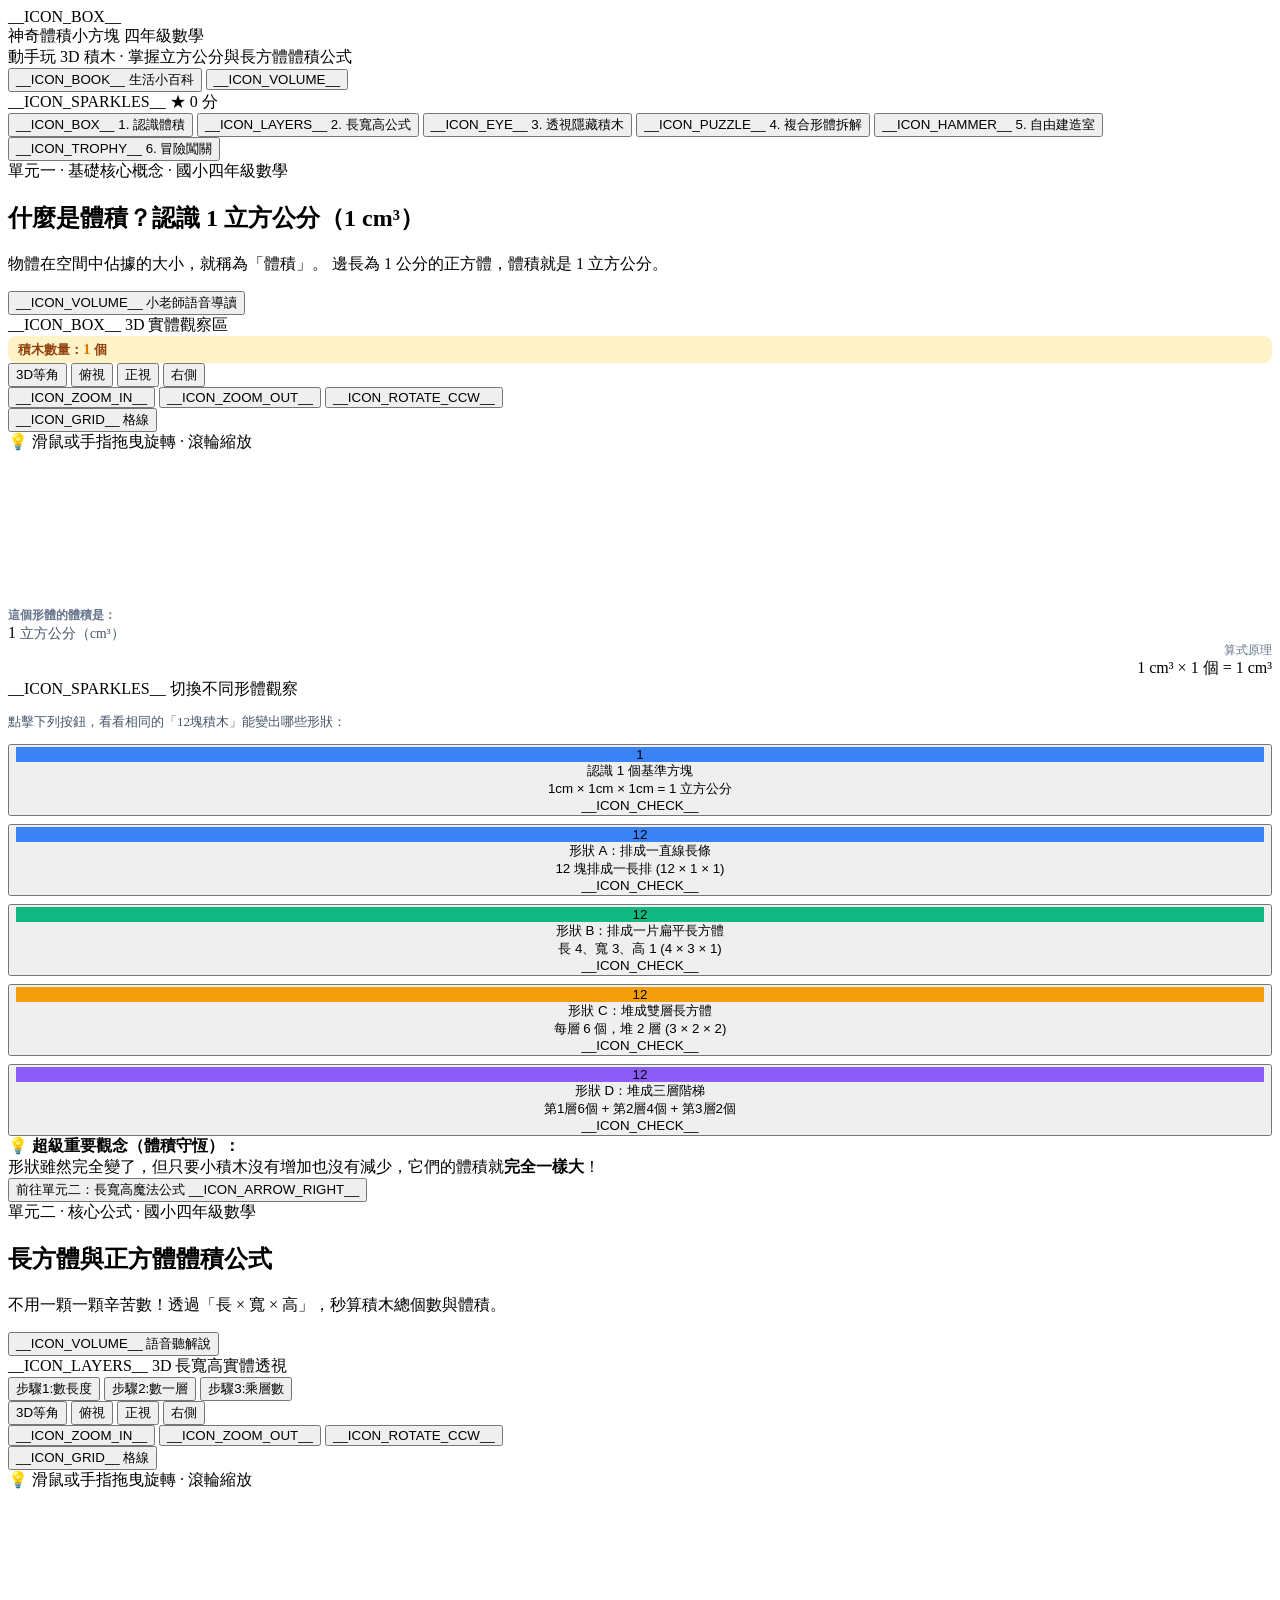
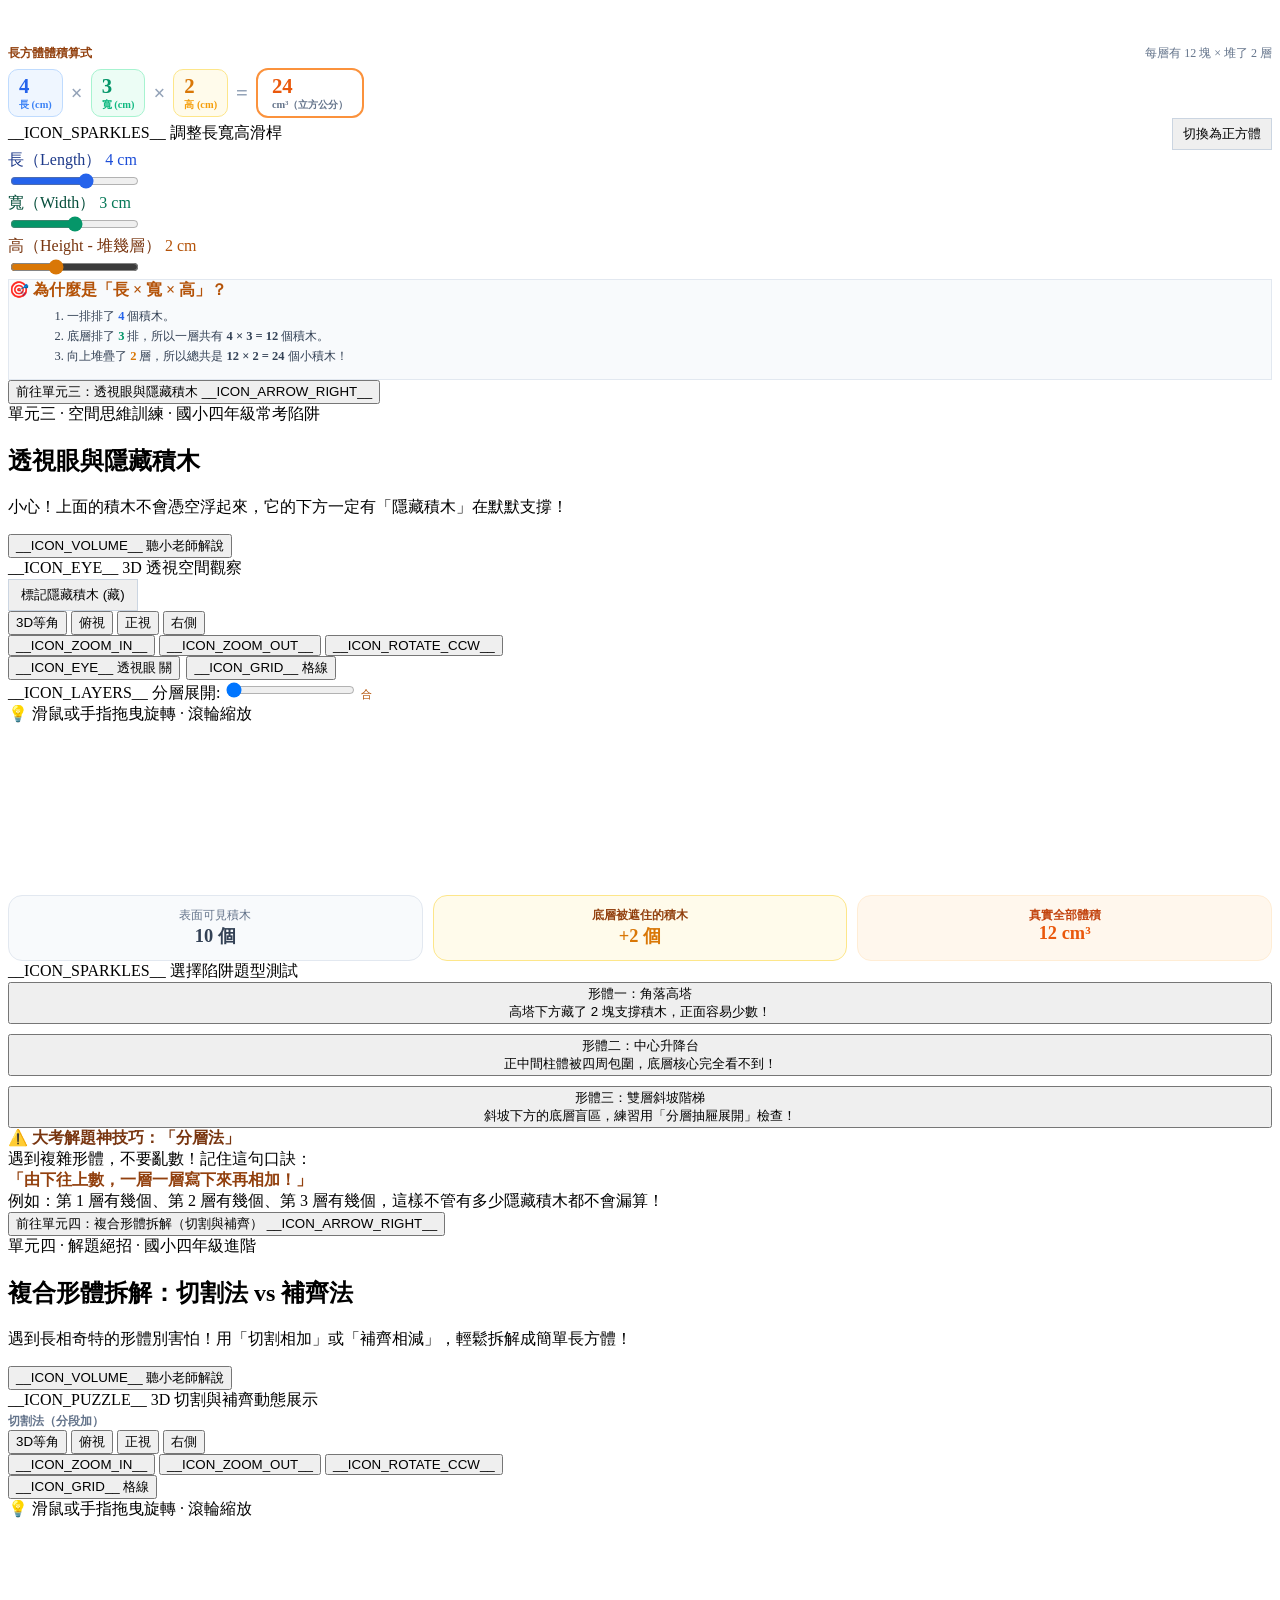
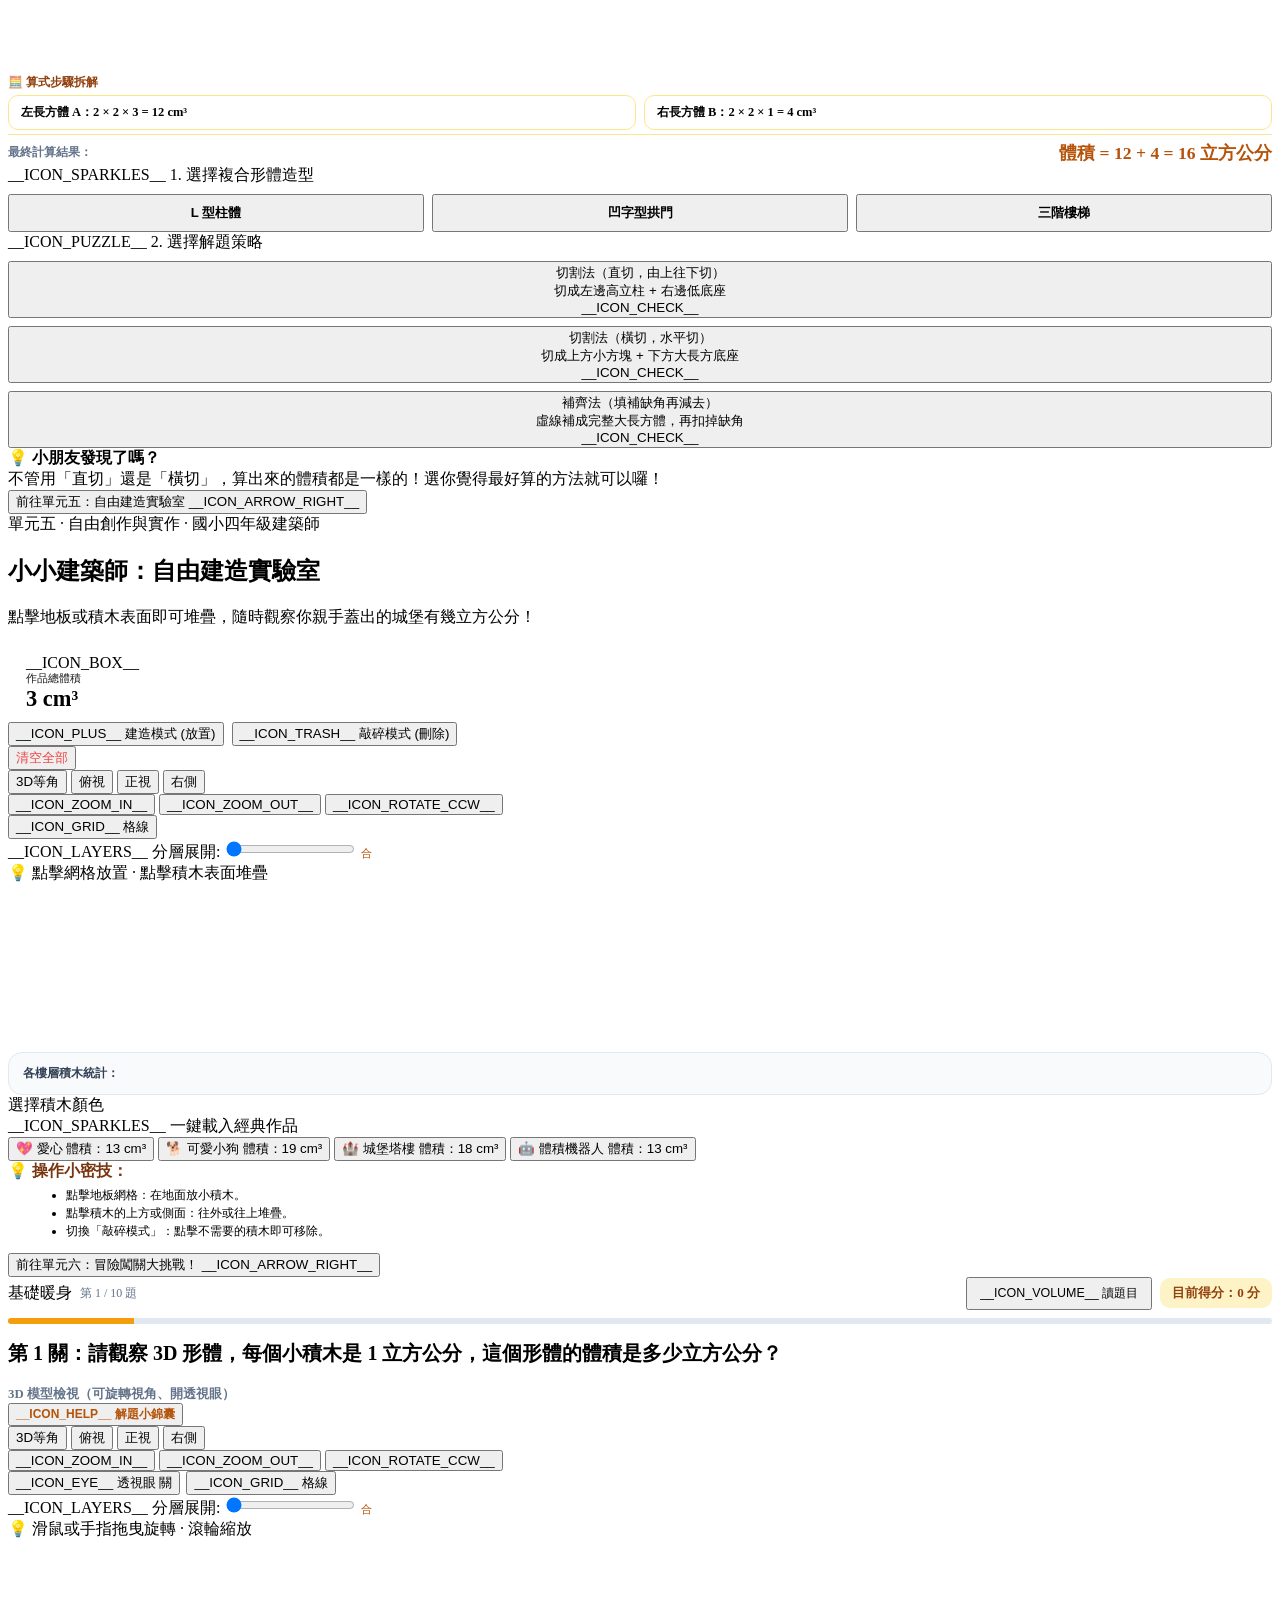
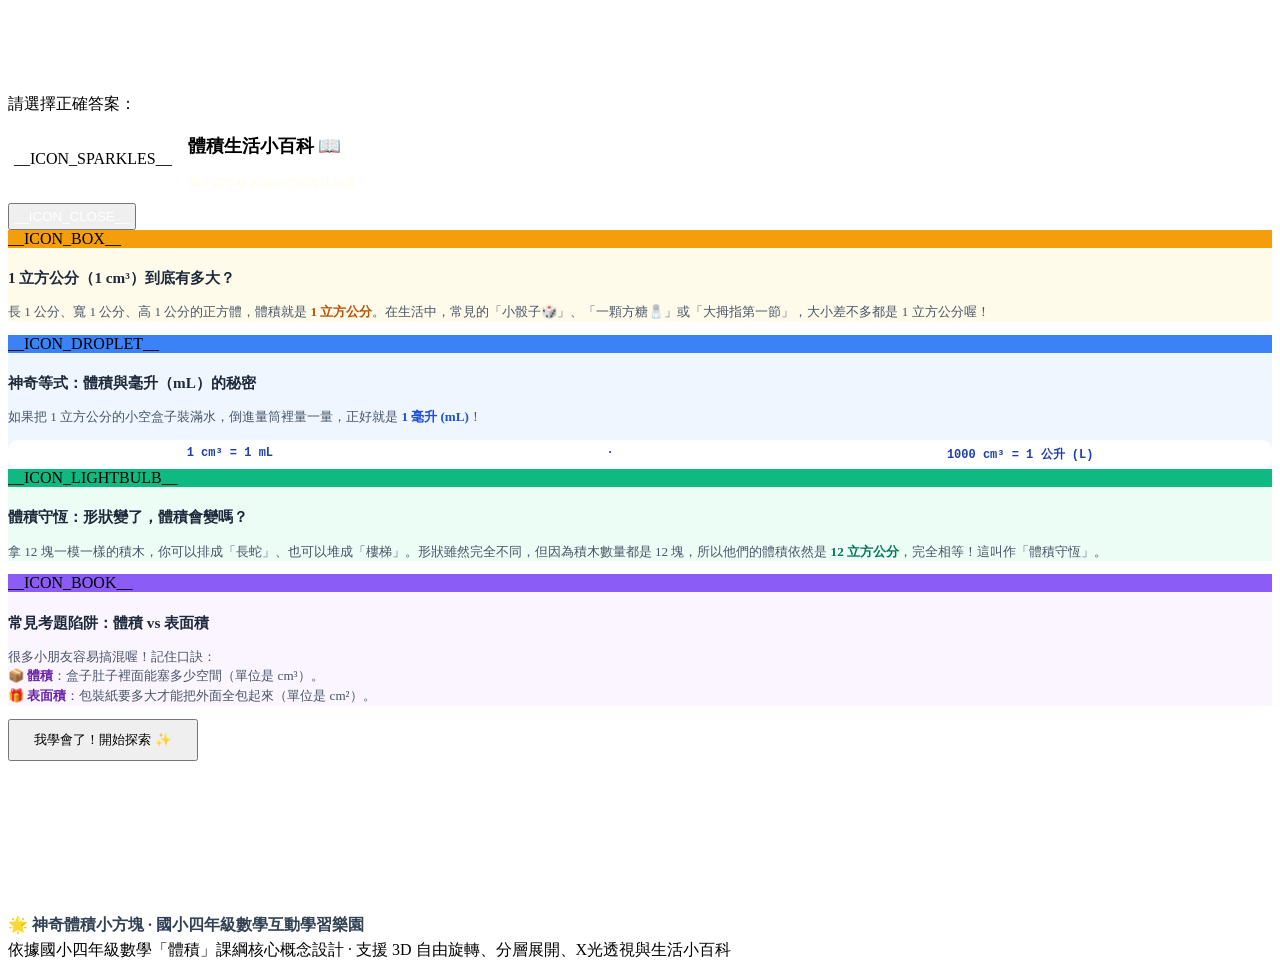
<file: generator_parts/main_template.html>
<!DOCTYPE html>
<html lang="zh-TW">
<head>
  <meta charset="UTF-8">
  <meta name="viewport" content="width=device-width, initial-scale=1.0, maximum-scale=5.0, user-scalable=yes">
  <title>神奇體積小方塊 - 國小四年級數學互動學習樂園</title>
  <meta name="description" content="專為國小四年級設計的互動式體積學習樂園：透過 3D 積木互動操作、長寬高公式、透視隱藏方塊與複合形體拆解，輕鬆掌握體積與立方公分概念。">
  <style>
/* STYLES_PLACEHOLDER */
  </style>
</head>
<body>
  <!-- Header -->
  <header class="app-header">
    <div class="app-container">
      <div class="header-top">
        <div class="brand-badge">
          <div class="brand-icon">
            __ICON_BOX__
          </div>
          <div>
            <div class="brand-title">
              神奇體積小方塊
              <span class="tag-grade">四年級數學</span>
            </div>
            <div class="brand-sub">動手玩 3D 積木 · 掌握立方公分與長方體體積公式</div>
          </div>
        </div>

        <div class="header-actions">
          <button id="btn-open-knowledge" class="btn-header-action btn-knowledge" title="體積生活小百科">
            __ICON_BOOK__
            <span>生活小百科</span>
          </button>
          <button id="btn-sound-toggle" class="btn-sound sound-active" title="音效已開啟">
            __ICON_VOLUME__
          </button>
          <div class="score-badge">
            __ICON_SPARKLES__
            <span id="header-quiz-score">★ 0 分</span>
          </div>
        </div>
      </div>

      <!-- Segmented Nav Tabs -->
      <div class="nav-scroll">
        <nav class="nav-tabs">
          <button class="tab-btn active" data-tab="concept">
            __ICON_BOX__
            <span>1. 認識體積</span>
          </button>
          <button class="tab-btn" data-tab="formula">
            __ICON_LAYERS__
            <span>2. 長寬高公式</span>
          </button>
          <button class="tab-btn" data-tab="hidden">
            __ICON_EYE__
            <span>3. 透視隱藏積木</span>
          </button>
          <button class="tab-btn" data-tab="composite">
            __ICON_PUZZLE__
            <span>4. 複合形體拆解</span>
          </button>
          <button class="tab-btn" data-tab="builder">
            __ICON_HAMMER__
            <span>5. 自由建造室</span>
          </button>
          <button class="tab-btn" data-tab="quiz">
            __ICON_TROPHY__
            <span>6. 冒險闖關</span>
          </button>
        </nav>
      </div>
    </div>
  </header>

  <!-- Main Content -->
  <main class="app-container">
    <!-- TAB 1: 認識體積 -->
    <div id="tab-concept" class="tab-pane active">
      <div class="intro-banner">
        <div>
          <div class="intro-tagline">單元一 · 基礎核心概念 · 國小四年級數學</div>
          <h2 class="intro-title">什麼是體積？認識 1 立方公分（1 cm³）</h2>
          <p class="intro-desc">
            物體在空間中佔據的大小，就稱為「<span class="intro-highlight">體積</span>」。
            邊長為 1 公分的正方體，體積就是 <span class="intro-highlight">1 立方公分</span>。
          </p>
        </div>
        <button id="btn-read-concept" class="btn-read">
          __ICON_VOLUME__
          <span>小老師語音導讀</span>
        </button>
      </div>

      <div class="stage-grid">
        <!-- Left: 3D Visualization -->
        <div class="panel-card">
          <div class="panel-header">
            <div class="panel-title">
              __ICON_BOX__
              <span>3D 實體觀察區</span>
            </div>
            <div style="font-size:0.8rem;background:#fef3c7;padding:4px 10px;border-radius:8px;font-weight:700;color:#92400e">
              積木數量：<span id="concept-count-val" style="font-size:0.95rem;color:#d97706">1</span> 個
            </div>
          </div>

          <div class="canvas-frame" id="canvas-concept" data-tab="concept">
            <div class="canvas-presets">
              <button class="btn-preset active-preset" data-view="iso">3D等角</button>
              <button class="btn-preset" data-view="top">俯視</button>
              <button class="btn-preset" data-view="front">正視</button>
              <button class="btn-preset" data-view="side">右側</button>
            </div>
            <div class="canvas-tools">
              <button class="btn-tool-icon btn-zoom-in" title="放大">__ICON_ZOOM_IN__</button>
              <button class="btn-tool-icon btn-zoom-out" title="縮小">__ICON_ZOOM_OUT__</button>
              <button class="btn-tool-icon btn-reset-view" title="重置視角">__ICON_ROTATE_CCW__</button>
            </div>
            <div class="canvas-bottom-bar">
              <div style="display:flex;gap:6px">
                <button class="btn-toggle-feature btn-toggle-grid active" title="開關地板格線">
                  __ICON_GRID__
                  <span>格線</span>
                </button>
              </div>
            </div>
            <div class="canvas-tip">💡 滑鼠或手指拖曳旋轉 · 滾輪縮放</div>
            <div class="canvas-wrapper">
              <canvas></canvas>
            </div>
          </div>

          <div class="info-result-box">
            <div>
              <div style="font-size:0.75rem;font-weight:700;color:#64748b">這個形體的體積是：</div>
              <div class="result-val"><span id="concept-result-val">1</span> <span style="font-size:0.85rem;color:#475569">立方公分（cm³）</span></div>
            </div>
            <div style="text-align:right">
              <div style="font-size:0.72rem;color:#64748b">算式原理</div>
              <div class="result-formula" id="concept-result-formula">1 cm³ × 1 個 = 1 cm³</div>
            </div>
          </div>
        </div>

        <!-- Right: Shape Selectors -->
        <div class="controls-card">
          <div class="option-group-title">
            __ICON_SPARKLES__
            <span>切換不同形體觀察</span>
          </div>
          <p style="font-size:0.82rem;color:#475569">點擊下列按鈕，看看相同的「12塊積木」能變出哪些形狀：</p>

          <div style="display:flex;flex-direction:column;gap:8px">
            <button class="btn-option-card btn-concept-shape selected" data-shape="single">
              <div class="option-card-left">
                <div class="option-avatar" style="background:#3b82f6">1</div>
                <div>
                  <div class="option-title">認識 1 個基準方塊</div>
                  <div class="option-subtitle">1cm × 1cm × 1cm = 1 立方公分</div>
                </div>
              </div>
              __ICON_CHECK__
            </button>

            <button class="btn-option-card btn-concept-shape" data-shape="line">
              <div class="option-card-left">
                <div class="option-avatar" style="background:#3b82f6">12</div>
                <div>
                  <div class="option-title">形狀 A：排成一直線長條</div>
                  <div class="option-subtitle">12 塊排成一長排 (12 × 1 × 1)</div>
                </div>
              </div>
              __ICON_CHECK__
            </button>

            <button class="btn-option-card btn-concept-shape" data-shape="flat">
              <div class="option-card-left">
                <div class="option-avatar" style="background:#10b981">12</div>
                <div>
                  <div class="option-title">形狀 B：排成一片扁平長方體</div>
                  <div class="option-subtitle">長 4、寬 3、高 1 (4 × 3 × 1)</div>
                </div>
              </div>
              __ICON_CHECK__
            </button>

            <button class="btn-option-card btn-concept-shape" data-shape="box">
              <div class="option-card-left">
                <div class="option-avatar" style="background:#f59e0b">12</div>
                <div>
                  <div class="option-title">形狀 C：堆成雙層長方體</div>
                  <div class="option-subtitle">每層 6 個，堆 2 層 (3 × 2 × 2)</div>
                </div>
              </div>
              __ICON_CHECK__
            </button>

            <button class="btn-option-card btn-concept-shape" data-shape="stairs">
              <div class="option-card-left">
                <div class="option-avatar" style="background:#8b5cf6">12</div>
                <div>
                  <div class="option-title">形狀 D：堆成三層階梯</div>
                  <div class="option-subtitle">第1層6個 + 第2層4個 + 第3層2個</div>
                </div>
              </div>
              __ICON_CHECK__
            </button>
          </div>

          <div class="callout-box callout-blue">
            💡 <b>超級重要觀念（體積守恆）：</b><br>
            形狀雖然完全變了，但只要小積木沒有增加也沒有減少，它們的體積就<b>完全一樣大</b>！
          </div>

          <button id="btn-next-concept" class="btn-go-next">
            <span>前往單元二：長寬高魔法公式</span>
            __ICON_ARROW_RIGHT__
          </button>
        </div>
      </div>
    </div>

    <!-- TAB 2: 長寬高公式 -->
    <div id="tab-formula" class="tab-pane">
      <div class="intro-banner">
        <div>
          <div class="intro-tagline">單元二 · 核心公式 · 國小四年級數學</div>
          <h2 class="intro-title">長方體與正方體體積公式</h2>
          <p class="intro-desc">
            不用一顆一顆辛苦數！透過「<span class="intro-highlight">長 × 寬 × 高</span>」，秒算積木總個數與體積。
          </p>
        </div>
        <button id="btn-read-formula" class="btn-read">
          __ICON_VOLUME__
          <span>語音聽解說</span>
        </button>
      </div>

      <div class="stage-grid">
        <!-- Left: 3D Visualization -->
        <div class="panel-card">
          <div class="panel-header">
            <div class="panel-title">
              __ICON_LAYERS__
              <span>3D 長寬高實體透視</span>
            </div>
            <div class="step-nav">
              <button class="btn-step btn-formula-step" data-step="1">步驟1:數長度</button>
              <button class="btn-step btn-formula-step" data-step="2">步驟2:數一層</button>
              <button class="btn-step btn-formula-step active" data-step="3">步驟3:乘層數</button>
            </div>
          </div>

          <div class="canvas-frame" id="canvas-formula" data-tab="formula">
            <div class="canvas-presets">
              <button class="btn-preset active-preset" data-view="iso">3D等角</button>
              <button class="btn-preset" data-view="top">俯視</button>
              <button class="btn-preset" data-view="front">正視</button>
              <button class="btn-preset" data-view="side">右側</button>
            </div>
            <div class="canvas-tools">
              <button class="btn-tool-icon btn-zoom-in" title="放大">__ICON_ZOOM_IN__</button>
              <button class="btn-tool-icon btn-zoom-out" title="縮小">__ICON_ZOOM_OUT__</button>
              <button class="btn-tool-icon btn-reset-view" title="重置視角">__ICON_ROTATE_CCW__</button>
            </div>
            <div class="canvas-bottom-bar">
              <button class="btn-toggle-feature btn-toggle-grid active" title="開關地板格線">
                __ICON_GRID__
                <span>格線</span>
              </button>
            </div>
            <div class="canvas-tip">💡 滑鼠或手指拖曳旋轉 · 滾輪縮放</div>
            <div class="canvas-wrapper">
              <canvas></canvas>
            </div>
          </div>

          <div class="info-result-box" style="flex-direction:column;align-items:stretch">
            <div style="display:flex;align-items:center;justify-content:space-between">
              <span style="font-size:0.75rem;font-weight:800;color:#92400e" id="formula-title-badge">長方體體積算式</span>
              <span style="font-size:0.75rem;color:#64748b" id="formula-step-info">每層有 12 塊 × 堆了 2 層</span>
            </div>
            <div style="display:flex;flex-wrap:wrap;align-items:center;gap:8px;font-size:1.3rem;font-weight:900;margin-top:6px">
              <span style="color:#2563eb;background:#eff6ff;padding:4px 10px;border-radius:10px;border:1px solid #bfdbfe">
                <span id="formula-calc-len">4</span> <small style="font-size:0.65rem;color:#3b82f6;display:block">長 (cm)</small>
              </span>
              <span style="color:#94a3b8">×</span>
              <span style="color:#059669;background:#ecfdf5;padding:4px 10px;border-radius:10px;border:1px solid #a7f3d0">
                <span id="formula-calc-wid">3</span> <small style="font-size:0.65rem;color:#10b981;display:block">寬 (cm)</small>
              </span>
              <span style="color:#94a3b8">×</span>
              <span style="color:#d97706;background:#fffbeb;padding:4px 10px;border-radius:10px;border:1px solid #fde68a">
                <span id="formula-calc-hei">2</span> <small style="font-size:0.65rem;color:#f59e0b;display:block">高 (cm)</small>
              </span>
              <span style="color:#94a3b8">=</span>
              <span style="color:#ea580c;background:#ffffff;padding:4px 14px;border-radius:12px;border:2px solid #fb923c">
                <span id="formula-calc-total">24</span> <small style="font-size:0.65rem;color:#64748b;display:block">cm³（立方公分）</small>
              </span>
            </div>
          </div>
        </div>

        <!-- Right: Sliders -->
        <div class="controls-card">
          <div style="display:flex;align-items:center;justify-content:space-between">
            <div class="option-group-title">
              __ICON_SPARKLES__
              <span>調整長寬高滑桿</span>
            </div>
            <button id="btn-toggle-cube" class="btn-preset" style="border:1px solid #cbd5e1;padding:6px 10px">
              切換為正方體
            </button>
          </div>

          <!-- Slider Length -->
          <div class="slider-container slider-blue">
            <div class="slider-top">
              <span class="slider-label" style="color:#1e3a8a" id="slider-len-title">長（Length）</span>
              <span class="slider-val-badge" style="color:#1d4ed8" id="f-val-len">4 cm</span>
            </div>
            <input type="range" min="1" max="6" value="4" class="slider-range" id="slider-len" style="accent-color:#2563eb">
          </div>

          <!-- Slider Width -->
          <div class="slider-container slider-green" id="container-slider-wid">
            <div class="slider-top">
              <span class="slider-label" style="color:#064e3b">寬（Width）</span>
              <span class="slider-val-badge" style="color:#047857" id="f-val-wid">3 cm</span>
            </div>
            <input type="range" min="1" max="5" value="3" class="slider-range" id="slider-wid" style="accent-color:#059669">
          </div>

          <!-- Slider Height -->
          <div class="slider-container slider-amber" id="container-slider-hei">
            <div class="slider-top">
              <span class="slider-label" style="color:#78350f">高（Height - 堆幾層）</span>
              <span class="slider-val-badge" style="color:#b45309" id="f-val-hei">2 cm</span>
            </div>
            <input type="range" min="1" max="4" value="2" class="slider-range" id="slider-hei" style="accent-color:#d97706">
          </div>

          <div class="callout-box" style="background:#f8fafc;border:1px solid #e2e8f0;color:#334155">
            <b style="color:#b45309">🎯 為什麼是「長 × 寬 × 高」？</b>
            <ol style="margin-left:18px;margin-top:6px;font-size:0.78rem;line-height:1.6">
              <li>一排排了 <b style="color:#2563eb" id="f-explain-len">4</b> 個積木。</li>
              <li>底層排了 <b style="color:#059669" id="f-explain-wid">3</b> 排，所以一層共有 <b id="f-explain-base">4 × 3 = 12</b> 個積木。</li>
              <li>向上堆疊了 <b style="color:#d97706" id="f-explain-hei">2</b> 層，所以總共是 <b id="f-explain-total">12 × 2 = 24</b> 個小積木！</li>
            </ol>
          </div>

          <button id="btn-next-formula" class="btn-go-next">
            <span>前往單元三：透視眼與隱藏積木</span>
            __ICON_ARROW_RIGHT__
          </button>
        </div>
      </div>
    </div>

    <!-- TAB 3: 透視隱藏積木 -->
    <div id="tab-hidden" class="tab-pane">
      <div class="intro-banner">
        <div>
          <div class="intro-tagline">單元三 · 空間思維訓練 · 國小四年級常考陷阱</div>
          <h2 class="intro-title">透視眼與隱藏積木</h2>
          <p class="intro-desc">
            小心！上面的積木不會憑空浮起來，它的下方一定有「<span class="intro-highlight">隱藏積木</span>」在默默支撐！
          </p>
        </div>
        <button id="btn-read-hidden" class="btn-read">
          __ICON_VOLUME__
          <span>聽小老師解說</span>
        </button>
      </div>

      <div class="stage-grid">
        <!-- Left: 3D Visualization -->
        <div class="panel-card">
          <div class="panel-header">
            <div class="panel-title">
              __ICON_EYE__
              <span>3D 透視空間觀察</span>
            </div>
            <button id="btn-toggle-hidden-hl" class="btn-preset" style="border:1px solid #cbd5e1;padding:6px 12px">
              標記隱藏積木 (藏)
            </button>
          </div>

          <div class="canvas-frame" id="canvas-hidden" data-tab="hidden">
            <div class="canvas-presets">
              <button class="btn-preset active-preset" data-view="iso">3D等角</button>
              <button class="btn-preset" data-view="top">俯視</button>
              <button class="btn-preset" data-view="front">正視</button>
              <button class="btn-preset" data-view="side">右側</button>
            </div>
            <div class="canvas-tools">
              <button class="btn-tool-icon btn-zoom-in" title="放大">__ICON_ZOOM_IN__</button>
              <button class="btn-tool-icon btn-zoom-out" title="縮小">__ICON_ZOOM_OUT__</button>
              <button class="btn-tool-icon btn-reset-view" title="重置視角">__ICON_ROTATE_CCW__</button>
            </div>
            <div class="canvas-bottom-bar">
              <div style="display:flex;gap:6px">
                <button class="btn-toggle-feature btn-toggle-xray" title="透視X光模式">
                  __ICON_EYE__
                  <span class="xray-text">透視眼 關</span>
                </button>
                <button class="btn-toggle-feature btn-toggle-grid active" title="開關地板格線">
                  __ICON_GRID__
                  <span>格線</span>
                </button>
              </div>
              <div class="layer-explode-box">
                __ICON_LAYERS__
                <span>分層展開:</span>
                <input type="range" min="0" max="1.5" step="0.05" value="0" class="range-explode">
                <span class="explode-val-label" style="font-size:0.7rem;color:#b45309">合</span>
              </div>
            </div>
            <div class="canvas-tip">💡 滑鼠或手指拖曳旋轉 · 滾輪縮放</div>
            <div class="canvas-wrapper">
              <canvas></canvas>
            </div>
          </div>

          <div style="display:grid;grid-template-columns:repeat(3,1fr);gap:10px;margin-top:16px">
            <div style="padding:12px;background:#f8fafc;border:1px solid #e2e8f0;border-radius:14px;text-align:center">
              <span style="font-size:0.72rem;color:#64748b;display:block">表面可見積木</span>
              <b style="font-size:1.15rem;color:#334155" id="hidden-visible-val">10 個</b>
            </div>
            <div style="padding:12px;background:#fffbeb;border:1px solid #fde68a;border-radius:14px;text-align:center">
              <span style="font-size:0.72rem;color:#92400e;display:block;font-weight:700">底層被遮住的積木</span>
              <b style="font-size:1.15rem;color:#d97706" id="hidden-hidden-val">+2 個</b>
            </div>
            <div style="padding:12px;background:#fff7ed;border:1px solid #ffedd5;border-radius:14px;text-align:center">
              <span style="font-size:0.72rem;color:#c2410c;display:block;font-weight:700">真實全部體積</span>
              <b style="font-size:1.15rem;color:#ea580c" id="hidden-total-val">12 cm³</b>
            </div>
          </div>
        </div>

        <!-- Right: Model selection & Secret tip -->
        <div class="controls-card">
          <div class="option-group-title">
            __ICON_SPARKLES__
            <span>選擇陷阱題型測試</span>
          </div>

          <div style="display:flex;flex-direction:column;gap:10px">
            <button class="btn-option-card btn-hidden-model selected" data-model="corner">
              <div>
                <div class="option-title">形體一：角落高塔</div>
                <div class="option-subtitle">高塔下方藏了 2 塊支撐積木，正面容易少數！</div>
              </div>
            </button>
            <button class="btn-option-card btn-hidden-model" data-model="podium">
              <div>
                <div class="option-title">形體二：中心升降台</div>
                <div class="option-subtitle">正中間柱體被四周包圍，底層核心完全看不到！</div>
              </div>
            </button>
            <button class="btn-option-card btn-hidden-model" data-model="arch">
              <div>
                <div class="option-title">形體三：雙層斜坡階梯</div>
                <div class="option-subtitle">斜坡下方的底層盲區，練習用「分層抽屜展開」檢查！</div>
              </div>
            </button>
          </div>

          <div class="callout-box callout-amber">
            <b style="color:#78350f">⚠️ 大考解題神技巧：「分層法」</b><br>
            遇到複雜形體，不要亂數！記住這句口訣：<br>
            <b style="color:#92400e">「由下往上數，一層一層寫下來再相加！」</b><br>
            例如：第 1 層有幾個、第 2 層有幾個、第 3 層有幾個，這樣不管有多少隱藏積木都不會漏算！
          </div>

          <button id="btn-next-hidden" class="btn-go-next">
            <span>前往單元四：複合形體拆解（切割與補齊）</span>
            __ICON_ARROW_RIGHT__
          </button>
        </div>
      </div>
    </div>

    <!-- TAB 4: 複合形體拆解 -->
    <div id="tab-composite" class="tab-pane">
      <div class="intro-banner">
        <div>
          <div class="intro-tagline">單元四 · 解題絕招 · 國小四年級進階</div>
          <h2 class="intro-title">複合形體拆解：切割法 vs 補齊法</h2>
          <p class="intro-desc">
            遇到長相奇特的形體別害怕！用「<span class="intro-highlight">切割相加</span>」或「<span class="intro-highlight">補齊相減</span>」，輕鬆拆解成簡單長方體！
          </p>
        </div>
        <button id="btn-read-composite" class="btn-read">
          __ICON_VOLUME__
          <span>聽小老師解說</span>
        </button>
      </div>

      <div class="stage-grid">
        <!-- Left: 3D Visualization -->
        <div class="panel-card">
          <div class="panel-header">
            <div class="panel-title">
              __ICON_PUZZLE__
              <span>3D 切割與補齊動態展示</span>
            </div>
            <span style="font-size:0.75rem;font-weight:700;color:#64748b" id="comp-strategy-label">切割法（分段加）</span>
          </div>

          <div class="canvas-frame" id="canvas-composite" data-tab="composite">
            <div class="canvas-presets">
              <button class="btn-preset active-preset" data-view="iso">3D等角</button>
              <button class="btn-preset" data-view="top">俯視</button>
              <button class="btn-preset" data-view="front">正視</button>
              <button class="btn-preset" data-view="side">右側</button>
            </div>
            <div class="canvas-tools">
              <button class="btn-tool-icon btn-zoom-in" title="放大">__ICON_ZOOM_IN__</button>
              <button class="btn-tool-icon btn-zoom-out" title="縮小">__ICON_ZOOM_OUT__</button>
              <button class="btn-tool-icon btn-reset-view" title="重置視角">__ICON_ROTATE_CCW__</button>
            </div>
            <div class="canvas-bottom-bar">
              <button class="btn-toggle-feature btn-toggle-grid active" title="開關地板格線">
                __ICON_GRID__
                <span>格線</span>
              </button>
            </div>
            <div class="canvas-tip">💡 滑鼠或手指拖曳旋轉 · 滾輪縮放</div>
            <div class="canvas-wrapper">
              <canvas></canvas>
            </div>
          </div>

          <!-- Dynamic Formula Box -->
          <div class="info-result-box" style="flex-direction:column;align-items:stretch">
            <div style="font-size:0.75rem;font-weight:800;color:#92400e">🧮 算式步驟拆解</div>
            <div style="display:grid;grid-template-columns:1fr 1fr;gap:8px;margin:4px 0">
              <div style="padding:8px 12px;background:#ffffff;border:1px solid #fde68a;border-radius:10px;font-size:0.78rem;font-weight:700" id="comp-formula-a">
                左長方體 A：2 × 2 × 3 = 12 cm³
              </div>
              <div style="padding:8px 12px;background:#ffffff;border:1px solid #fde68a;border-radius:10px;font-size:0.78rem;font-weight:700" id="comp-formula-b">
                右長方體 B：2 × 2 × 1 = 4 cm³
              </div>
            </div>
            <div style="border-top:1px solid #fde68a;padding-top:6px;display:flex;align-items:center;justify-content:space-between">
              <span style="font-size:0.75rem;color:#64748b;font-weight:700">最終計算結果：</span>
              <span style="font-size:1.1rem;font-weight:900;color:#b45309" id="comp-formula-total">體積 = 12 + 4 = 16 立方公分</span>
            </div>
          </div>
        </div>

        <!-- Right: Strategy options -->
        <div class="controls-card">
          <div>
            <div class="option-group-title" style="margin-bottom:8px">
              __ICON_SPARKLES__
              <span>1. 選擇複合形體造型</span>
            </div>
            <div style="display:grid;grid-template-columns:repeat(3,1fr);gap:8px">
              <button class="btn-option-card btn-comp-shape selected" data-shape="l-shape" style="justify-content:center;padding:8px;font-weight:800;font-size:0.82rem">L 型柱體</button>
              <button class="btn-option-card btn-comp-shape" data-shape="u-shape" style="justify-content:center;padding:8px;font-weight:800;font-size:0.82rem">凹字型拱門</button>
              <button class="btn-option-card btn-comp-shape" data-shape="steps" style="justify-content:center;padding:8px;font-weight:800;font-size:0.82rem">三階樓梯</button>
            </div>
          </div>

          <div>
            <div class="option-group-title" style="margin-bottom:8px">
              __ICON_PUZZLE__
              <span>2. 選擇解題策略</span>
            </div>
            <div style="display:flex;flex-direction:column;gap:8px">
              <button class="btn-option-card btn-comp-strat selected" data-strat="split-v">
                <div>
                  <div class="option-title">切割法（直切，由上往下切）</div>
                  <div class="option-subtitle">切成左邊高立柱 + 右邊低底座</div>
                </div>
                __ICON_CHECK__
              </button>

              <button class="btn-option-card btn-comp-strat" data-strat="split-h" id="btn-comp-strat-h">
                <div>
                  <div class="option-title">切割法（橫切，水平切）</div>
                  <div class="option-subtitle">切成上方小方塊 + 下方大長方底座</div>
                </div>
                __ICON_CHECK__
              </button>

              <button class="btn-option-card btn-comp-strat" data-strat="fill">
                <div>
                  <div class="option-title">補齊法（填補缺角再減去）</div>
                  <div class="option-subtitle">虛線補成完整大長方體，再扣掉缺角</div>
                </div>
                __ICON_CHECK__
              </button>
            </div>
          </div>

          <div class="callout-box callout-blue">
            💡 <b>小朋友發現了嗎？</b><br>
            不管用「直切」還是「橫切」，算出來的體積都是一樣的！選你覺得最好算的方法就可以囉！
          </div>

          <button id="btn-next-composite" class="btn-go-next">
            <span>前往單元五：自由建造實驗室</span>
            __ICON_ARROW_RIGHT__
          </button>
        </div>
      </div>
    </div>

    <!-- TAB 5: 自由建造室 -->
    <div id="tab-builder" class="tab-pane">
      <div class="intro-banner">
        <div>
          <div class="intro-tagline">單元五 · 自由創作與實作 · 國小四年級建築師</div>
          <h2 class="intro-title">小小建築師：自由建造實驗室</h2>
          <p class="intro-desc">
            點擊地板或積木表面即可堆疊，隨時觀察你親手蓋出的城堡有幾立方公分！
          </p>
        </div>
        <div class="score-badge" style="padding:10px 18px">
          __ICON_BOX__
          <div>
            <div style="font-size:0.68rem;opacity:0.9">作品總體積</div>
            <div style="font-size:1.4rem;font-weight:900" id="builder-total-badge">3 cm³</div>
          </div>
        </div>
      </div>

      <div class="stage-grid">
        <!-- Left: 3D Canvas -->
        <div class="panel-card">
          <div class="panel-header">
            <div style="display:flex;align-items:center;gap:8px">
              <button id="btn-tool-build" class="btn-toggle-feature active">
                __ICON_PLUS__
                <span>建造模式 (放置)</span>
              </button>
              <button id="btn-tool-delete" class="btn-toggle-feature">
                __ICON_TRASH__
                <span>敲碎模式 (刪除)</span>
              </button>
            </div>
            <button id="btn-builder-clear" class="btn-preset" style="color:#ef4444">清空全部</button>
          </div>

          <div class="canvas-frame" id="canvas-builder" data-tab="builder">
            <div class="canvas-presets">
              <button class="btn-preset active-preset" data-view="iso">3D等角</button>
              <button class="btn-preset" data-view="top">俯視</button>
              <button class="btn-preset" data-view="front">正視</button>
              <button class="btn-preset" data-view="side">右側</button>
            </div>
            <div class="canvas-tools">
              <button class="btn-tool-icon btn-zoom-in" title="放大">__ICON_ZOOM_IN__</button>
              <button class="btn-tool-icon btn-zoom-out" title="縮小">__ICON_ZOOM_OUT__</button>
              <button class="btn-tool-icon btn-reset-view" title="重置視角">__ICON_ROTATE_CCW__</button>
            </div>
            <div class="canvas-bottom-bar">
              <div style="display:flex;gap:6px">
                <button class="btn-toggle-feature btn-toggle-grid active" title="開關地板格線">
                  __ICON_GRID__
                  <span>格線</span>
                </button>
              </div>
              <div class="layer-explode-box">
                __ICON_LAYERS__
                <span>分層展開:</span>
                <input type="range" min="0" max="1.5" step="0.05" value="0" class="range-explode">
                <span class="explode-val-label" style="font-size:0.7rem;color:#b45309">合</span>
              </div>
            </div>
            <div class="canvas-tip">💡 點擊網格放置 · 點擊積木表面堆疊</div>
            <div class="canvas-wrapper">
              <canvas></canvas>
            </div>
          </div>

          <div style="margin-top:14px;padding:12px 14px;background:#f8fafc;border:1px solid #e2e8f0;border-radius:14px;display:flex;flex-wrap:wrap;align-items:center;justify-content:space-between;gap:8px;font-size:0.78rem">
            <b style="color:#334155">各樓層積木統計：</b>
            <div id="builder-layer-stats" style="display:flex;flex-wrap:wrap;gap:6px"></div>
          </div>
        </div>

        <!-- Right: Colors & Presets -->
        <div class="controls-card">
          <div>
            <div class="option-group-title">選擇積木顏色</div>
            <div class="palette-row">
              <div class="color-dot active" data-color="#3b82f6" style="background:#3b82f6" title="天藍"></div>
              <div class="color-dot" data-color="#10b981" style="background:#10b981" title="翠綠"></div>
              <div class="color-dot" data-color="#f59e0b" style="background:#f59e0b" title="陽光黃"></div>
              <div class="color-dot" data-color="#ec4899" style="background:#ec4899" title="莓果粉"></div>
              <div class="color-dot" data-color="#8b5cf6" style="background:#8b5cf6" title="紫羅蘭"></div>
              <div class="color-dot" data-color="#f97316" style="background:#f97316" title="珊瑚橘"></div>
              <div class="color-dot" data-color="#06b6d4" style="background:#06b6d4" title="薄荷綠"></div>
            </div>
          </div>

          <div>
            <div class="option-group-title">
              __ICON_SPARKLES__
              <span>一鍵載入經典作品</span>
            </div>
            <div class="preset-grid">
              <button class="btn-preset-card" data-preset="heart">
                <span class="preset-name">💖 愛心</span>
                <span class="preset-vol">體積：13 cm³</span>
              </button>
              <button class="btn-preset-card" data-preset="puppy">
                <span class="preset-name">🐕 可愛小狗</span>
                <span class="preset-vol">體積：19 cm³</span>
              </button>
              <button class="btn-preset-card" data-preset="castle">
                <span class="preset-name">🏰 城堡塔樓</span>
                <span class="preset-vol">體積：18 cm³</span>
              </button>
              <button class="btn-preset-card" data-preset="robot">
                <span class="preset-name">🤖 體積機器人</span>
                <span class="preset-vol">體積：13 cm³</span>
              </button>
            </div>
          </div>

          <div class="callout-box callout-amber">
            <b style="color:#78350f">💡 操作小密技：</b>
            <ul style="margin-left:18px;margin-top:4px;font-size:0.76rem;line-height:1.5">
              <li>點擊地板網格：在地面放小積木。</li>
              <li>點擊積木的上方或側面：往外或往上堆疊。</li>
              <li>切換「敲碎模式」：點擊不需要的積木即可移除。</li>
            </ul>
          </div>

          <button id="btn-next-builder" class="btn-go-next">
            <span>前往單元六：冒險闖關大挑戰！</span>
            __ICON_ARROW_RIGHT__
          </button>
        </div>
      </div>
    </div>

    <!-- TAB 6: 冒險闖關 -->
    <div id="tab-quiz" class="tab-pane">
      <div id="quiz-stage-area">
        <div class="intro-banner">
          <div style="width:100%">
            <div style="display:flex;align-items:center;justify-content:space-between;margin-bottom:8px">
              <div style="display:flex;align-items:center;gap:8px">
                <span class="tag-grade" id="quiz-badge">基礎暖身</span>
                <span style="font-size:0.75rem;color:#64748b" id="quiz-step-info">第 1 / 10 題</span>
              </div>
              <div style="display:flex;align-items:center;gap:8px">
                <button id="btn-read-quiz" class="btn-read" style="padding:6px 12px;font-size:0.78rem">
                  __ICON_VOLUME__
                  <span>讀題目</span>
                </button>
                <div style="font-size:0.82rem;font-weight:800;color:#92400e;background:#fef3c7;padding:6px 12px;border-radius:10px" id="quiz-score-display">
                  目前得分：0 分
                </div>
              </div>
            </div>

            <!-- Progress Bar -->
            <div style="width:100%;height:6px;background:#e2e8f0;border-radius:9999px;overflow:hidden;margin-bottom:12px">
              <div id="quiz-progress-bar" style="width:10%;height:100%;background:#f59e0b;transition:width 0.3s"></div>
            </div>

            <h2 class="intro-title" id="quiz-question-title" style="font-size:1.25rem">
              第 1 關：請觀察 3D 形體，每個小積木是 1 立方公分，這個形體的體積是多少立方公分？
            </h2>
          </div>
        </div>

        <div class="stage-grid">
          <!-- Left: 3D Visualization -->
          <div class="panel-card">
            <div class="panel-header">
              <span style="font-size:0.8rem;font-weight:700;color:#64748b">3D 模型檢視（可旋轉視角、開透視眼）</span>
              <button id="btn-toggle-quiz-hint" style="font-size:0.75rem;font-weight:700;color:#b45309;display:flex;align-items:center;gap:4px">
                __ICON_HELP__
                <span>解題小錦囊</span>
              </button>
            </div>

            <div class="canvas-frame" id="canvas-quiz" data-tab="quiz">
              <div class="canvas-presets">
                <button class="btn-preset active-preset" data-view="iso">3D等角</button>
                <button class="btn-preset" data-view="top">俯視</button>
                <button class="btn-preset" data-view="front">正視</button>
                <button class="btn-preset" data-view="side">右側</button>
              </div>
              <div class="canvas-tools">
                <button class="btn-tool-icon btn-zoom-in" title="放大">__ICON_ZOOM_IN__</button>
                <button class="btn-tool-icon btn-zoom-out" title="縮小">__ICON_ZOOM_OUT__</button>
                <button class="btn-tool-icon btn-reset-view" title="重置視角">__ICON_ROTATE_CCW__</button>
              </div>
              <div class="canvas-bottom-bar">
                <div style="display:flex;gap:6px">
                  <button class="btn-toggle-feature btn-toggle-xray" title="透視X光模式">
                    __ICON_EYE__
                    <span class="xray-text">透視眼 關</span>
                  </button>
                  <button class="btn-toggle-feature btn-toggle-grid active" title="開關地板格線">
                    __ICON_GRID__
                    <span>格線</span>
                  </button>
                </div>
                <div class="layer-explode-box">
                  __ICON_LAYERS__
                  <span>分層展開:</span>
                  <input type="range" min="0" max="1.5" step="0.05" value="0" class="range-explode">
                  <span class="explode-val-label" style="font-size:0.7rem;color:#b45309">合</span>
                </div>
              </div>
              <div class="canvas-tip">💡 滑鼠或手指拖曳旋轉 · 滾輪縮放</div>
              <div class="canvas-wrapper">
                <canvas></canvas>
              </div>
            </div>

            <div id="quiz-hint-card" class="callout-box callout-amber" style="margin-top:12px;display:none"></div>
          </div>

          <!-- Right: Options & Feedback -->
          <div class="controls-card">
            <div class="option-group-title">請選擇正確答案：</div>
            <div class="quiz-options-grid" id="quiz-options-container"></div>

            <div id="quiz-feedback-box" style="display:none"></div>

            <button id="btn-next-question" class="btn-go-next" style="display:none">
              <span>前進下一關！</span>
              __ICON_ARROW_RIGHT__
            </button>
          </div>
        </div>
      </div>

      <!-- Completion Screen -->
      <div id="quiz-completion-screen" style="display:none;background:#ffffff;border-radius:28px;padding:36px;border:1px solid #fde68a;text-align:center;box-shadow:0 10px 25px rgba(0,0,0,0.05);max-width:700px;margin:20px auto">
        <div style="width:72px;height:72px;background:linear-gradient(135deg,#f59e0b,#ea580c);border-radius:24px;display:flex;align-items:center;justify-content:center;color:#fff;margin:0 auto 16px;box-shadow:0 4px 14px rgba(245,158,11,0.3)">
          __ICON_TROPHY__
        </div>
        <div style="font-size:0.8rem;font-weight:800;color:#d97706;letter-spacing:0.05em;text-transform:uppercase">闖關大獲全勝！</div>
        <h2 style="font-size:1.8rem;font-weight:900;color:#1e293b;margin:6px 0">恭喜獲得「四年級體積小大師」榮譽勳章！🎖️</h2>
        <p style="font-size:0.9rem;color:#475569;max-width:500px;margin:0 auto">你已經掌握了 1 立方公分、長寬高公式、隱藏積木透視與複合形體切割法！</p>

        <div id="quiz-stars-display" style="font-size:2.4rem;margin:16px 0"></div>

        <div style="background:#fffbeb;border:1px solid #fde68a;border-radius:18px;padding:18px;display:inline-block;min-width:260px;margin:10px 0 20px">
          <div style="font-size:0.8rem;color:#64748b;font-weight:700">最終獲得積分</div>
          <div style="font-size:2.5rem;font-weight:900;color:#b45309;font-family:monospace">
            <span id="quiz-final-score">100</span> <small style="font-size:1rem;color:#475569">/ 100 分</small>
          </div>
          <div style="font-size:0.75rem;color:#92400e;font-weight:800;margin-top:4px" id="quiz-final-comment">太神了！滿分級別的空間立體思維！</div>
        </div>

        <div style="display:flex;justify-content:center;gap:12px;flex-wrap:wrap">
          <button id="btn-quiz-retry" class="btn-go-next" style="width:auto;padding:12px 24px">
            __ICON_ROTATE_CCW__
            <span>再挑戰一次</span>
          </button>
          <button id="btn-quiz-review" class="btn-option-card" style="width:auto;padding:12px 24px;border-radius:18px;font-weight:800">
            回到單元一複習
          </button>
        </div>
      </div>
    </div>
  </main>

  <!-- Knowledge Modal -->
  <div id="knowledge-modal" class="modal-overlay">
    <div class="modal-window">
      <div class="modal-head">
        <div style="display:flex;align-items:center;gap:10px">
          <div style="padding:6px;background:rgba(255,255,255,0.2);border-radius:10px">
            __ICON_SPARKLES__
          </div>
          <div>
            <h3 style="font-size:1.15rem;font-weight:800">體積生活小百科 📖</h3>
            <p style="font-size:0.72rem;color:#fffbeb">國小四年級必備的空間魔法知識！</p>
          </div>
        </div>
        <button id="btn-close-knowledge" style="color:#ffffff;padding:4px">
          __ICON_CLOSE__
        </button>
      </div>

      <div class="modal-body">
        <div class="trivia-item" style="background:#fffbeb;border-color:#fde68a">
          <div class="trivia-icon" style="background:#f59e0b">__ICON_BOX__</div>
          <div>
            <h4 style="font-weight:800;color:#1e293b;font-size:0.95rem;margin-bottom:4px">1 立方公分（1 cm³）到底有多大？</h4>
            <p style="font-size:0.82rem;color:#475569;line-height:1.5">
              長 1 公分、寬 1 公分、高 1 公分的正方體，體積就是 <b style="color:#b45309">1 立方公分</b>。在生活中，常見的「小骰子🎲」、「一顆方糖🧂」或「大拇指第一節」，大小差不多都是 1 立方公分喔！
            </p>
          </div>
        </div>

        <div class="trivia-item" style="background:#eff6ff;border-color:#bfdbfe">
          <div class="trivia-icon" style="background:#3b82f6">__ICON_DROPLET__</div>
          <div>
            <h4 style="font-weight:800;color:#1e293b;font-size:0.95rem;margin-bottom:4px">神奇等式：體積與毫升（mL）的秘密</h4>
            <p style="font-size:0.82rem;color:#475569;line-height:1.5">
              如果把 1 立方公分的小空盒子裝滿水，倒進量筒裡量一量，正好就是 <b style="color:#1d4ed8">1 毫升 (mL)</b>！
            </p>
            <div style="margin-top:6px;background:#ffffff;padding:6px 12px;border-radius:10px;font-size:0.75rem;font-weight:800;color:#1e40af;font-family:monospace;display:flex;justify-content:space-around">
              <span>1 cm³ = 1 mL</span>
              <span>·</span>
              <span>1000 cm³ = 1 公升 (L)</span>
            </div>
          </div>
        </div>

        <div class="trivia-item" style="background:#ecfdf5;border-color:#a7f3d0">
          <div class="trivia-icon" style="background:#10b981">__ICON_LIGHTBULB__</div>
          <div>
            <h4 style="font-weight:800;color:#1e293b;font-size:0.95rem;margin-bottom:4px">體積守恆：形狀變了，體積會變嗎？</h4>
            <p style="font-size:0.82rem;color:#475569;line-height:1.5">
              拿 12 塊一模一樣的積木，你可以排成「長蛇」、也可以堆成「樓梯」。形狀雖然完全不同，但因為積木數量都是 12 塊，所以他們的體積依然是 <b style="color:#047857">12 立方公分</b>，完全相等！這叫作「體積守恆」。
            </p>
          </div>
        </div>

        <div class="trivia-item" style="background:#faf5ff;border-color:#e9d5ff">
          <div class="trivia-icon" style="background:#8b5cf6">__ICON_BOOK__</div>
          <div>
            <h4 style="font-weight:800;color:#1e293b;font-size:0.95rem;margin-bottom:4px">常見考題陷阱：體積 vs 表面積</h4>
            <p style="font-size:0.82rem;color:#475569;line-height:1.5">
              很多小朋友容易搞混喔！記住口訣：<br>
              📦 <b style="color:#6b21a8">體積</b>：盒子肚子裡面能塞多少空間（單位是 cm³）。<br>
              🎁 <b style="color:#6b21a8">表面積</b>：包裝紙要多大才能把外面全包起來（單位是 cm²）。
            </p>
          </div>
        </div>
      </div>

      <div class="modal-foot">
        <button id="btn-modal-ok" class="btn-go-next" style="width:auto;padding:10px 24px;min-height:42px">
          我學會了！開始探索 ✨
        </button>
      </div>
    </div>
  </div>

  <!-- Particle Confetti Canvas -->
  <canvas id="confetti-canvas"></canvas>

  <!-- Footer -->
  <footer>
    <div style="font-weight:800;color:#334155;margin-bottom:4px">🌟 神奇體積小方塊 · 國小四年級數學互動學習樂園</div>
    <div>依據國小四年級數學「體積」課綱核心概念設計 · 支援 3D 自由旋轉、分層展開、X光透視與生活小百科</div>
  </footer>

  <script>
/* SCRIPTS_PLACEHOLDER */
  </script>
</body>
</html>
</file>
